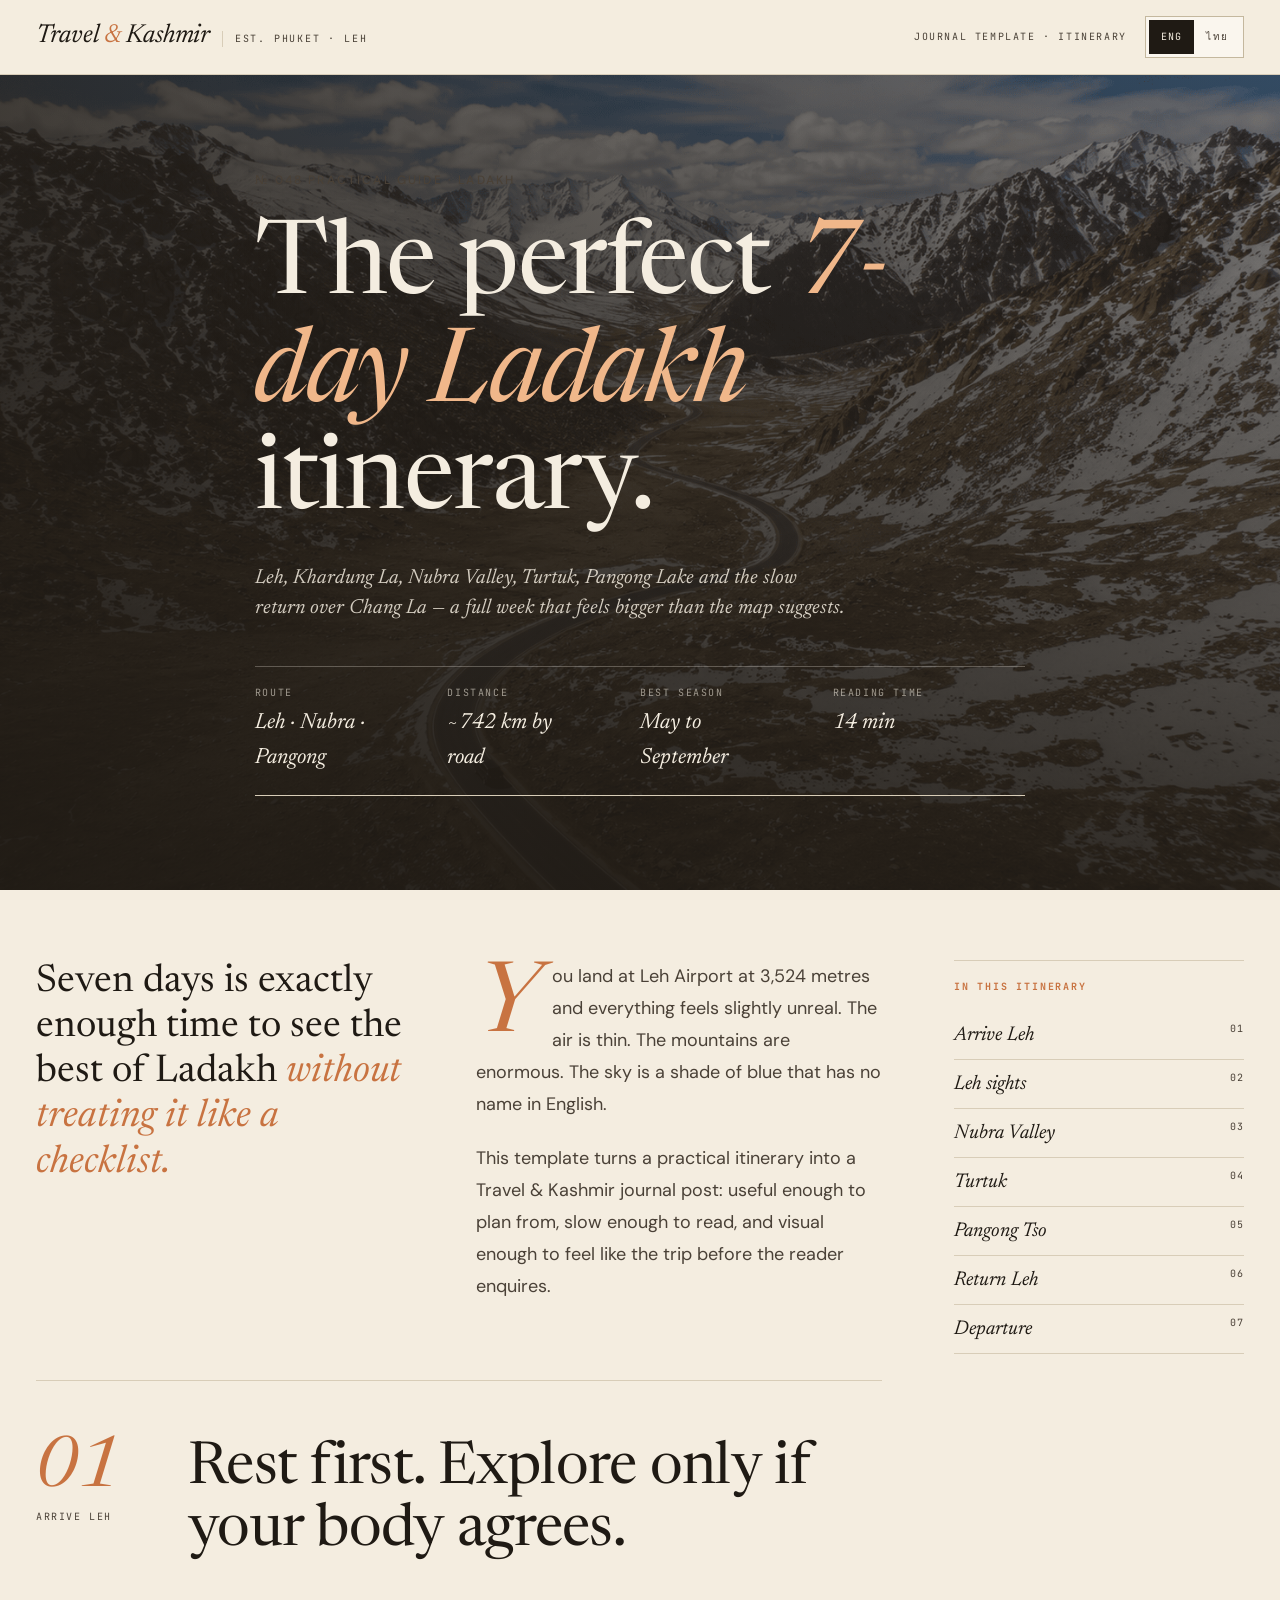
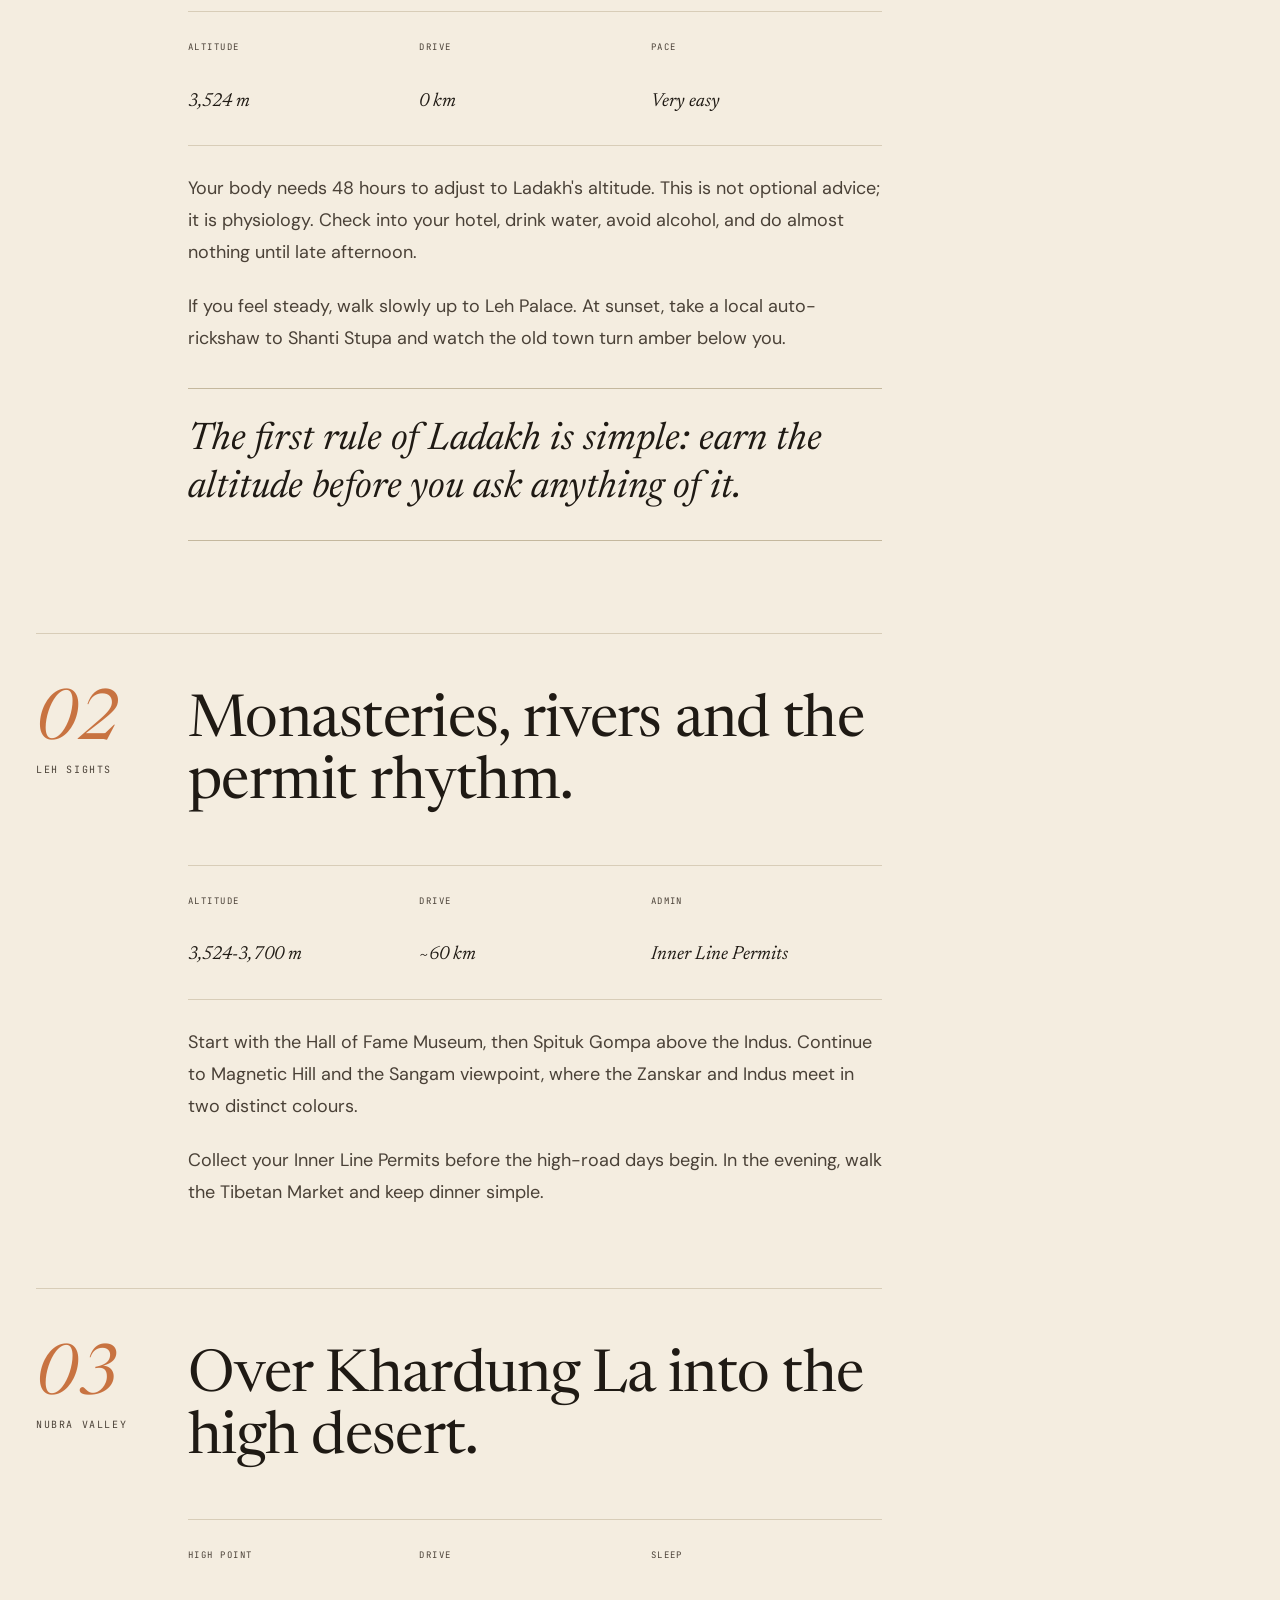
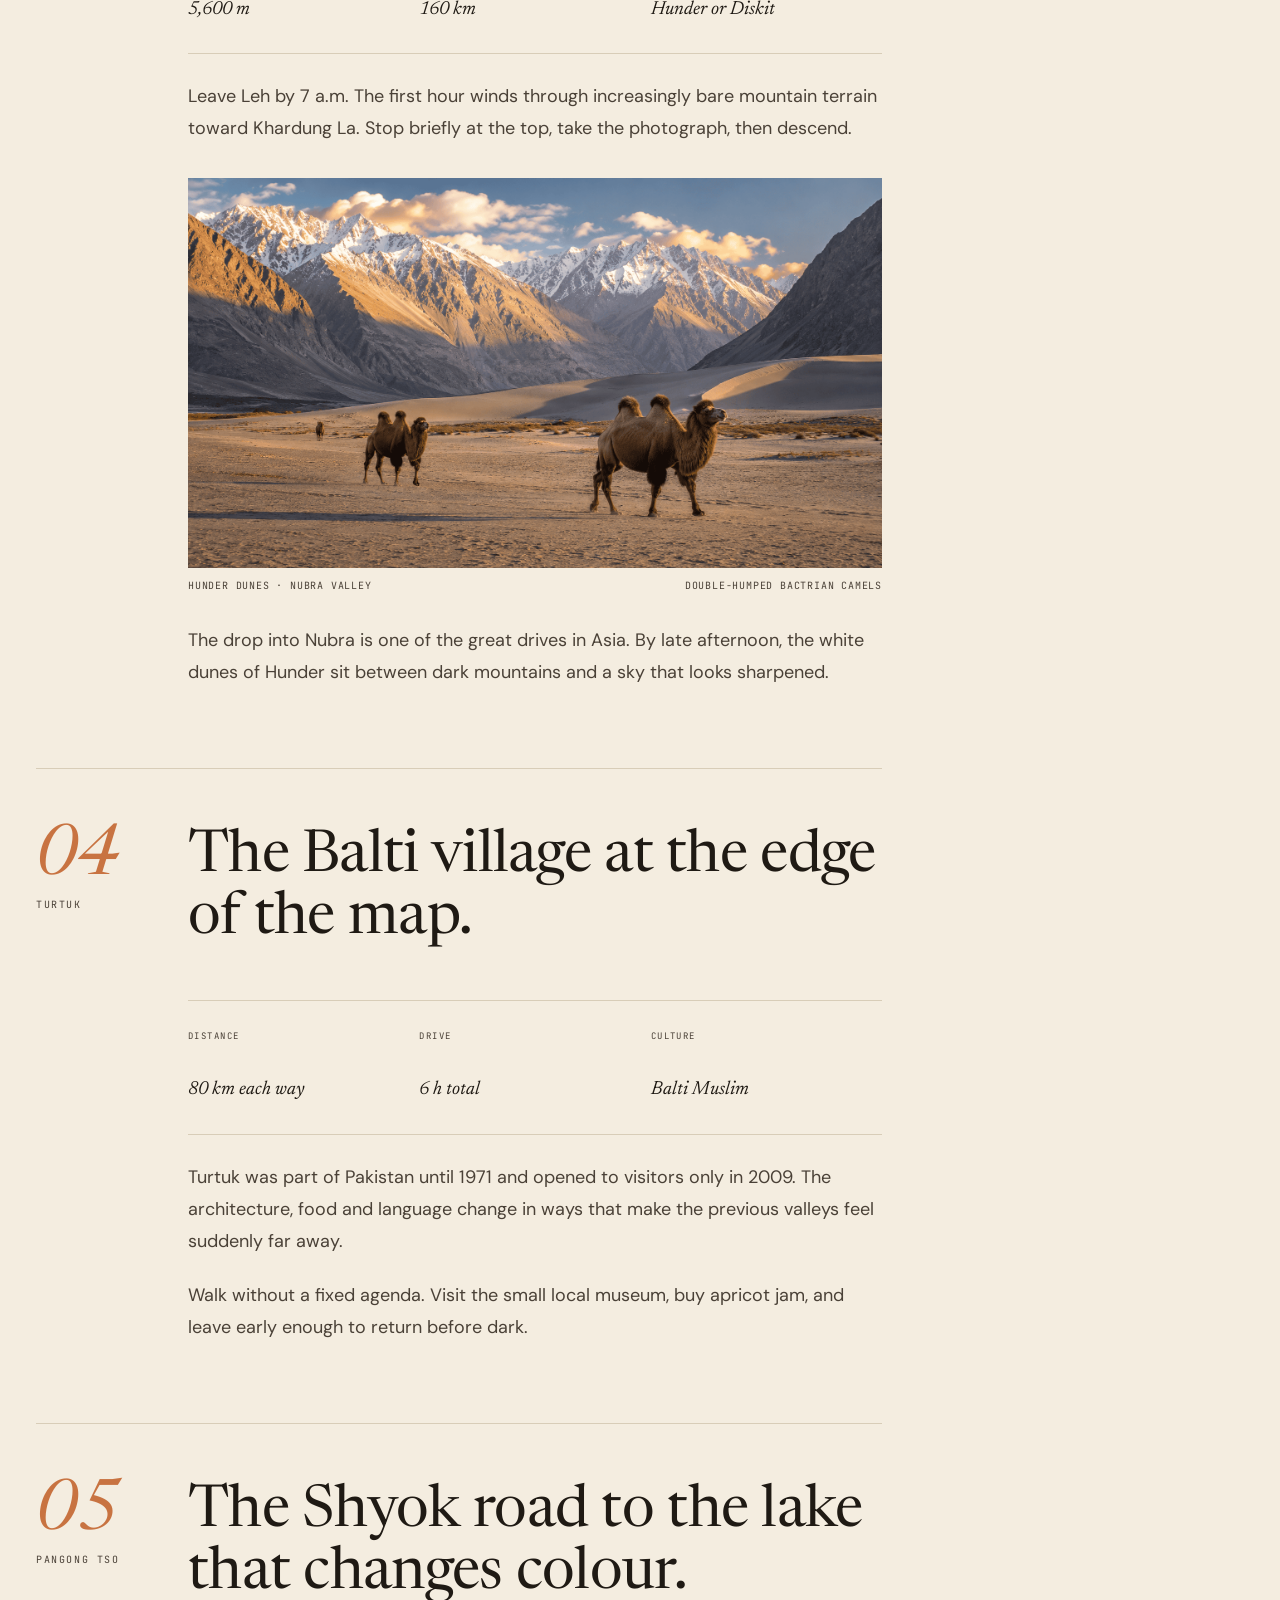
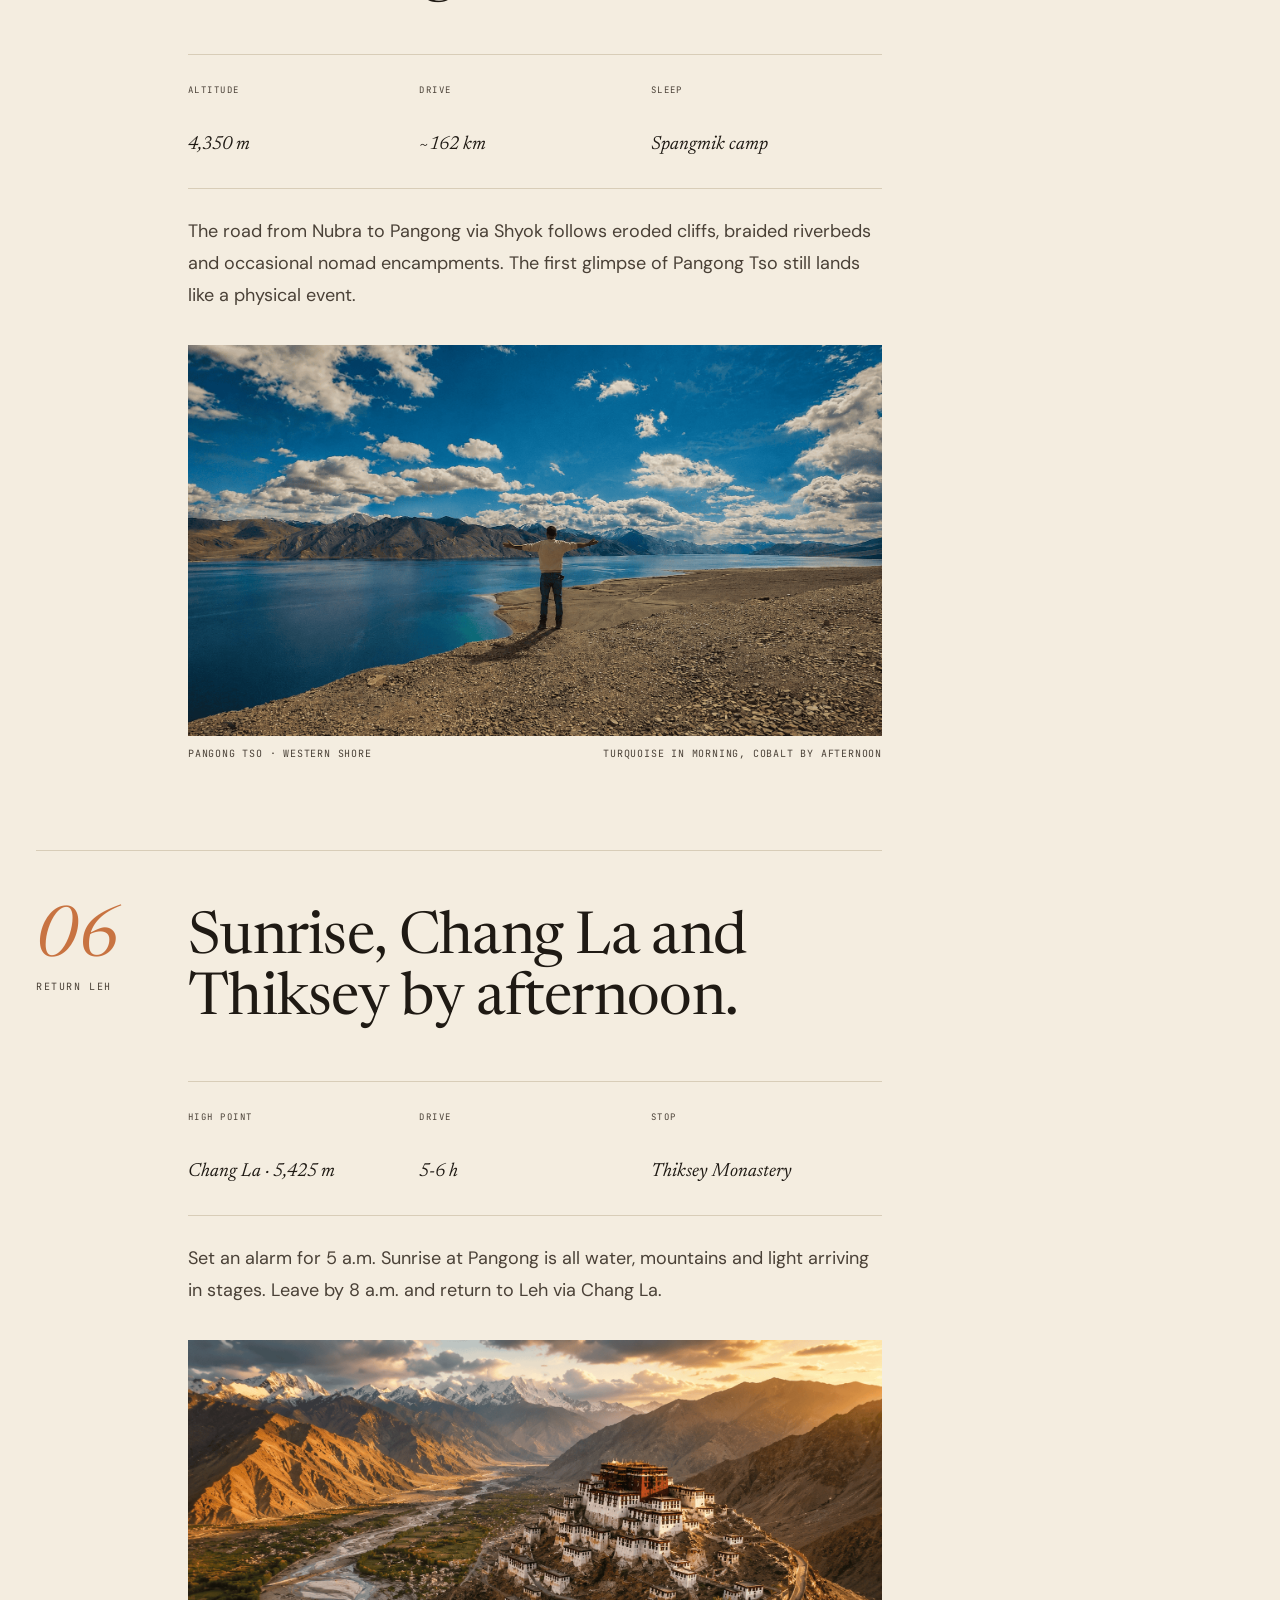
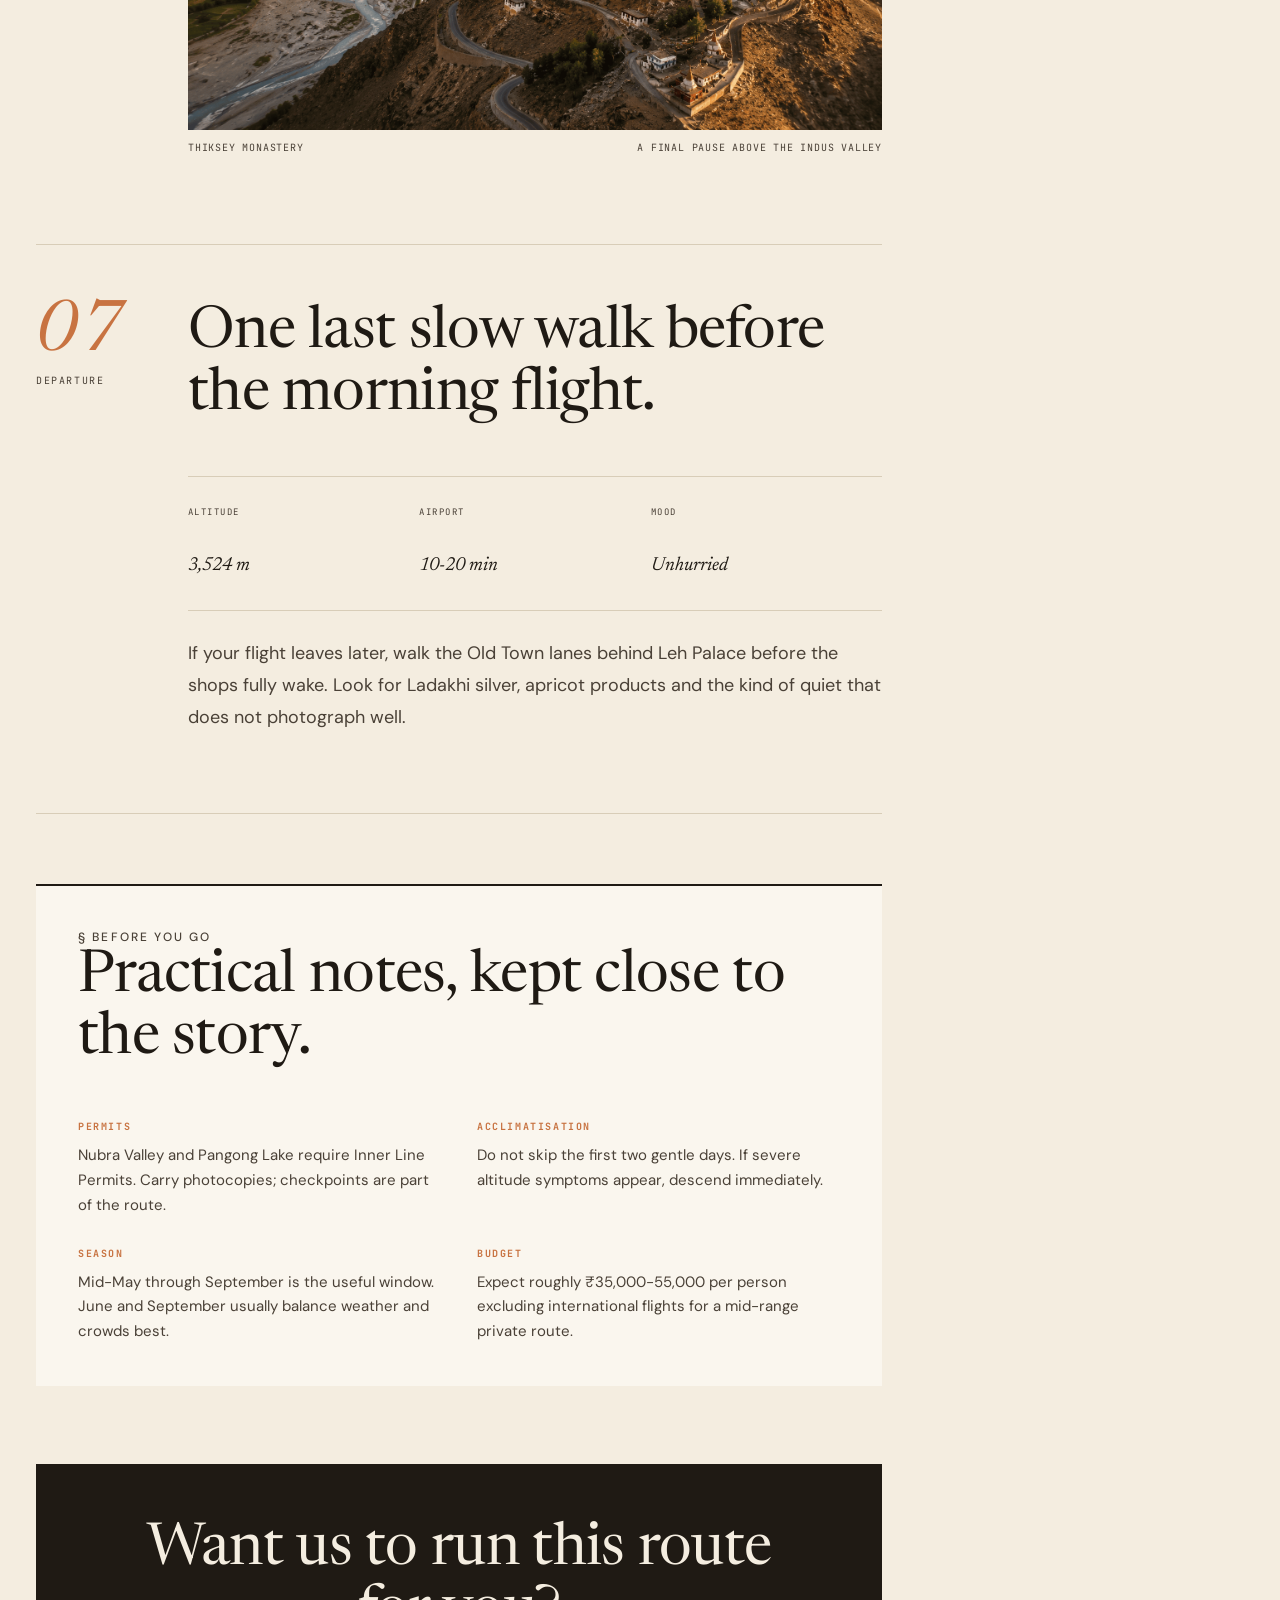
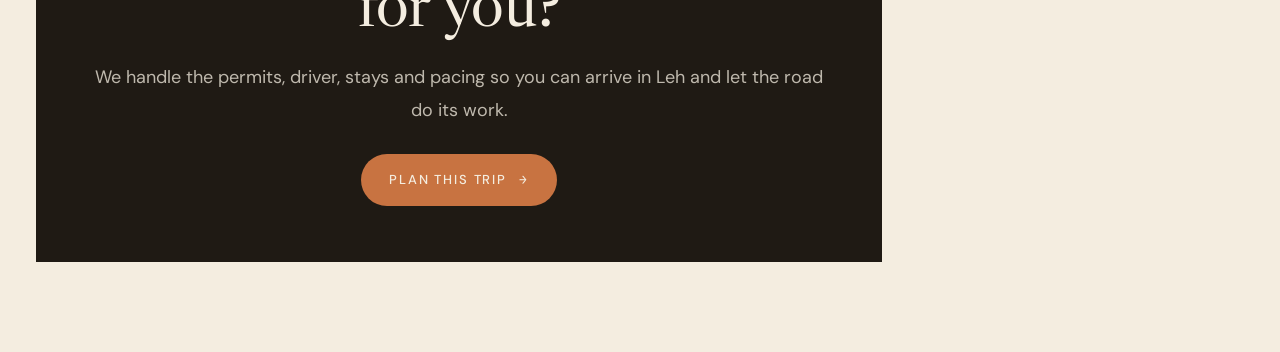
<file: blog-post-template.html>
<!doctype html>
<html lang="en" data-type="a">
<head>
<meta charset="utf-8" />
<meta name="viewport" content="width=device-width,initial-scale=1" />
<title>7-Day Ladakh Itinerary — Blog Template Mockup</title>
<meta name="description" content="A Travel & Kashmir editorial blog post template mockup for a 7-day Ladakh itinerary." />
<link rel="preconnect" href="https://fonts.googleapis.com" />
<link rel="preconnect" href="https://fonts.gstatic.com" crossorigin />
<link href="https://fonts.googleapis.com/css2?family=Newsreader:ital,opsz,wght@0,6..72,300;0,6..72,400;0,6..72,500;1,6..72,300;1,6..72,400&family=DM+Sans:wght@400;500;600&family=JetBrains+Mono:wght@400;500&display=swap" rel="stylesheet" />
<link rel="stylesheet" href="styles.css" />
<style>
  body.blog-template { background: var(--cream); }
  .blog-top {
    position: sticky;
    top: 0;
    z-index: 20;
    background: rgba(244,237,224,0.94);
    border-bottom: 1px solid var(--rule);
    -webkit-backdrop-filter: blur(10px) saturate(140%);
    backdrop-filter: blur(10px) saturate(140%);
  }
  .blog-top .inner {
    display: flex;
    justify-content: space-between;
    align-items: center;
    gap: 24px;
    padding: 16px 36px;
  }
  .blog-top .section {
    font-family: var(--mono);
    font-size: 10px;
    letter-spacing: 0.16em;
    text-transform: uppercase;
    color: var(--ink-2);
  }
  .blog-actions {
    display: flex;
    align-items: center;
    gap: 18px;
  }
  .lang-toggle {
    display: inline-flex;
    padding: 3px;
    border: 1px solid var(--rule-2);
    background: var(--paper);
  }
  .lang-toggle button {
    border: 0;
    min-width: 44px;
    min-height: 34px;
    padding: 0 12px;
    background: transparent;
    color: var(--ink-2);
    font-family: var(--mono);
    font-size: 10px;
    letter-spacing: 0.12em;
    text-transform: uppercase;
    cursor: pointer;
  }
  .lang-toggle button.is-active {
    background: var(--ink);
    color: var(--cream);
  }
  .blog-hero {
    position: relative;
    min-height: 82vh;
    display: flex;
    align-items: flex-end;
    overflow: hidden;
    background: var(--ink);
  }
  .blog-hero img {
    position: absolute;
    inset: 0;
    width: 100%;
    height: 100%;
    object-fit: cover;
    opacity: 0.84;
  }
  .blog-hero .scrim {
    position: absolute;
    inset: 0;
    background:
      linear-gradient(to bottom, rgba(31,26,20,0.3), rgba(31,26,20,0.86)),
      linear-gradient(to right, rgba(31,26,20,0.72), rgba(31,26,20,0.08));
  }
  .blog-hero .copy {
    position: relative;
    color: var(--cream);
    padding: 96px 0 58px;
  }
  .blog-hero h1 {
    max-width: 12.6ch;
    margin: 26px 0 24px;
    color: var(--cream);
    font-size: clamp(54px, 8vw, 124px);
  }
  .blog-hero h1 em { color: #f0b78a; }
  .blog-hero .lede {
    max-width: 54ch;
    color: rgba(244,237,224,0.84);
  }
  .blog-hero .hero-meta {
    display: flex;
    flex-wrap: wrap;
    gap: 0;
    border-top: 1px solid rgba(244,237,224,0.28);
    margin-top: 42px;
    padding-top: 18px;
    max-width: 900px;
  }
  .blog-hero .hero-meta div {
    flex: 1 1 160px;
    padding-right: 24px;
  }
  .blog-hero .hero-meta .l {
    font-family: var(--mono);
    font-size: 10px;
    letter-spacing: 0.16em;
    text-transform: uppercase;
    color: rgba(244,237,224,0.58);
  }
  .blog-hero .hero-meta .v {
    margin-top: 5px;
    font-family: var(--display);
    font-style: italic;
    font-size: 22px;
    color: var(--cream);
  }
  .blog-shell {
    display: grid;
    grid-template-columns: minmax(0, 1fr) 290px;
    gap: 72px;
    align-items: start;
    padding-top: 70px;
  }
  .blog-article {
    min-width: 0;
  }
  .blog-sidebar {
    position: sticky;
    top: 92px;
    border-top: 1px solid var(--rule);
    padding-top: 18px;
  }
  .blog-sidebar h3 {
    margin: 0 0 16px;
    font-family: var(--mono);
    font-size: 10px;
    letter-spacing: 0.18em;
    text-transform: uppercase;
    color: var(--terracotta);
  }
  .blog-sidebar a {
    display: flex;
    justify-content: space-between;
    gap: 16px;
    padding: 12px 0;
    border-bottom: 1px solid var(--rule);
    text-decoration: none;
    color: var(--ink);
    font-family: var(--display);
    font-style: italic;
    font-size: 20px;
    line-height: 1.2;
  }
  .blog-sidebar a span {
    flex: 0 0 auto;
    font-family: var(--mono);
    font-style: normal;
    font-size: 10px;
    letter-spacing: 0.12em;
    color: var(--ink-2);
  }
  .blog-intro {
    display: grid;
    grid-template-columns: 1fr 1.05fr;
    gap: 54px;
    align-items: start;
    padding-bottom: 56px;
    border-bottom: 1px solid var(--rule);
  }
  .blog-intro .standfirst {
    font-family: var(--display);
    font-size: clamp(28px, 3vw, 42px);
    line-height: 1.18;
    color: var(--ink);
  }
  .blog-intro .standfirst em {
    color: var(--terracotta);
  }
  .blog-day {
    display: grid;
    grid-template-columns: 116px minmax(0, 1fr);
    gap: 36px;
    padding: 58px 0;
    border-bottom: 1px solid var(--rule);
  }
  .blog-day .num {
    font-family: var(--display);
    font-style: italic;
    font-size: 70px;
    line-height: 0.9;
    color: var(--terracotta);
  }
  .blog-day .num span {
    display: block;
    margin-top: 10px;
    font-family: var(--mono);
    font-style: normal;
    font-size: 10px;
    letter-spacing: 0.16em;
    text-transform: uppercase;
    color: var(--ink-2);
  }
  .blog-day h2 {
    margin-top: 0;
  }
  .blog-facts {
    display: flex;
    flex-wrap: wrap;
    gap: 0;
    margin: 22px 0 26px;
    border-top: 1px solid var(--rule);
    border-bottom: 1px solid var(--rule);
  }
  .blog-facts div {
    flex: 1 1 170px;
    padding: 14px 18px 14px 0;
  }
  .blog-facts .l {
    font-family: var(--mono);
    font-size: 9px;
    letter-spacing: 0.16em;
    text-transform: uppercase;
    color: var(--ink-2);
  }
  .blog-facts .v {
    margin-top: 4px;
    font-family: var(--display);
    font-style: italic;
    font-size: 19px;
    color: var(--ink);
  }
  .blog-article p {
    font-size: 18px;
    line-height: 1.78;
    color: var(--ink-2);
    margin: 0 0 22px;
    max-width: 66ch;
  }
  .blog-article figure {
    margin: 34px 0 30px;
  }
  .blog-article figure img {
    width: 100%;
    aspect-ratio: 16/9;
    object-fit: cover;
    background: var(--cream-2);
  }
  .blog-article figcaption {
    display: flex;
    justify-content: space-between;
    gap: 18px;
    padding-top: 10px;
    font-family: var(--mono);
    font-size: 10px;
    letter-spacing: 0.08em;
    text-transform: uppercase;
    color: var(--ink-2);
  }
  .blog-callout {
    margin: 34px 0;
    padding: 28px 0;
    border-top: 1px solid var(--rule-2);
    border-bottom: 1px solid var(--rule-2);
    font-family: var(--display);
    font-style: italic;
    font-size: clamp(25px, 3vw, 38px);
    line-height: 1.25;
    color: var(--ink);
  }
  .blog-notes {
    margin: 70px 0;
    padding: 42px;
    background: var(--paper);
    border-top: 2px solid var(--ink);
  }
  .blog-notes h2 {
    margin-top: 0;
  }
  .blog-note-grid {
    display: grid;
    grid-template-columns: repeat(2, 1fr);
    gap: 28px 36px;
    margin-top: 30px;
  }
  .blog-note h4 {
    margin: 0 0 8px;
    font-family: var(--mono);
    font-size: 10px;
    letter-spacing: 0.16em;
    text-transform: uppercase;
    color: var(--terracotta);
  }
  .blog-note p {
    margin: 0;
    font-size: 15px;
    line-height: 1.65;
  }
  .blog-cta {
    margin: 78px 0 90px;
    padding: 56px;
    background: var(--ink);
    color: var(--cream);
    text-align: center;
  }
  .blog-cta h2 {
    color: var(--cream);
    margin: 0 auto 18px;
    max-width: 18ch;
  }
  .blog-cta p {
    color: rgba(244,237,224,0.75);
    margin: 0 auto 28px;
  }
  .blog-cta .btn {
    background: var(--terracotta);
  }
  html[lang="th"] .blog-hero h1 {
    max-width: 13ch;
    font-size: clamp(46px, 7vw, 96px);
    line-height: 1.04;
  }
  html[lang="th"] .blog-intro .standfirst,
  html[lang="th"] .blog-callout {
    line-height: 1.32;
  }
  html[lang="th"] .blog-day h2 {
    line-height: 1.14;
  }
  @media (max-width: 980px) {
    .blog-shell,
    .blog-intro {
      grid-template-columns: 1fr;
      gap: 34px;
    }
    .blog-sidebar {
      position: static;
      order: -1;
    }
    .blog-sidebar nav {
      display: grid;
      grid-template-columns: repeat(2, 1fr);
      gap: 0 20px;
    }
  }
  @media (max-width: 680px) {
    .blog-top .inner {
      padding: 14px 22px;
    }
    .blog-top .section {
      display: none;
    }
    .blog-hero {
      min-height: 78vh;
    }
    .blog-hero .copy {
      padding: 72px 0 42px;
    }
    .blog-hero h1 {
      font-size: clamp(46px, 15vw, 64px);
    }
    .blog-shell {
      padding-top: 42px;
    }
    .blog-day {
      grid-template-columns: 1fr;
      gap: 18px;
      padding: 44px 0;
    }
    .blog-day .num {
      font-size: 54px;
    }
    .blog-sidebar nav,
    .blog-note-grid {
      grid-template-columns: 1fr;
    }
    .blog-notes,
    .blog-cta {
      padding: 30px 22px;
      margin-left: -22px;
      margin-right: -22px;
    }
    .blog-article figcaption {
      flex-direction: column;
      gap: 4px;
    }
    html[lang="th"] .blog-hero h1 {
      font-size: clamp(42px, 12.5vw, 58px);
    }
  }
</style>
</head>
<body class="blog-template">
  <header class="blog-top">
    <div class="inner">
      <a class="brand" href="travel-kashmir.html">
        <span class="mark">Travel <span class="amp">&amp;</span> Kashmir</span>
        <span class="tag">est. Phuket · Leh</span>
      </a>
      <div class="blog-actions">
        <div class="section">Journal template · itinerary</div>
        <div class="lang-toggle" aria-label="Language">
          <button type="button" class="is-active" data-lang="en" aria-pressed="true">Eng</button>
          <button type="button" data-lang="th" aria-pressed="false">ไทย</button>
        </div>
      </div>
    </div>
  </header>

  <section class="blog-hero">
    <img src="uploads/img-01.png" alt="Road through the high mountains of Ladakh" />
    <div class="scrim"></div>
    <div class="copy wrap">
      <div class="eyebrow"><span class="num">№ 048</span> Practical Guide · Ladakh</div>
      <h1 class="display">The perfect <em>7-day Ladakh</em> itinerary.</h1>
      <div class="lede">Leh, Khardung La, Nubra Valley, Turtuk, Pangong Lake and the slow return over Chang La — a full week that feels bigger than the map suggests.</div>
      <div class="hero-meta">
        <div><div class="l">Route</div><div class="v">Leh · Nubra · Pangong</div></div>
        <div><div class="l">Distance</div><div class="v">~742 km by road</div></div>
        <div><div class="l">Best season</div><div class="v">May to September</div></div>
        <div><div class="l">Reading time</div><div class="v">14 min</div></div>
      </div>
    </div>
  </section>

  <main class="wrap blog-shell">
    <article class="blog-article">
      <section class="blog-intro">
        <div class="standfirst">Seven days is exactly enough time to see the best of Ladakh <em>without treating it like a checklist.</em></div>
        <div>
          <p class="dropcap">You land at Leh Airport at 3,524 metres and everything feels slightly unreal. The air is thin. The mountains are enormous. The sky is a shade of blue that has no name in English.</p>
          <p>This template turns a practical itinerary into a Travel & Kashmir journal post: useful enough to plan from, slow enough to read, and visual enough to feel like the trip before the reader enquires.</p>
        </div>
      </section>

      <section id="day-1" class="blog-day">
        <div class="num">01<span>Arrive Leh</span></div>
        <div>
          <h2 class="display">Rest first. Explore only if your body agrees.</h2>
          <div class="blog-facts">
            <div><div class="l">Altitude</div><div class="v">3,524 m</div></div>
            <div><div class="l">Drive</div><div class="v">0 km</div></div>
            <div><div class="l">Pace</div><div class="v">Very easy</div></div>
          </div>
          <p>Your body needs 48 hours to adjust to Ladakh's altitude. This is not optional advice; it is physiology. Check into your hotel, drink water, avoid alcohol, and do almost nothing until late afternoon.</p>
          <p>If you feel steady, walk slowly up to Leh Palace. At sunset, take a local auto-rickshaw to Shanti Stupa and watch the old town turn amber below you.</p>
          <div class="blog-callout">The first rule of Ladakh is simple: earn the altitude before you ask anything of it.</div>
        </div>
      </section>

      <section id="day-2" class="blog-day">
        <div class="num">02<span>Leh sights</span></div>
        <div>
          <h2 class="display">Monasteries, rivers and the permit rhythm.</h2>
          <div class="blog-facts">
            <div><div class="l">Altitude</div><div class="v">3,524-3,700 m</div></div>
            <div><div class="l">Drive</div><div class="v">~60 km</div></div>
            <div><div class="l">Admin</div><div class="v">Inner Line Permits</div></div>
          </div>
          <p>Start with the Hall of Fame Museum, then Spituk Gompa above the Indus. Continue to Magnetic Hill and the Sangam viewpoint, where the Zanskar and Indus meet in two distinct colours.</p>
          <p>Collect your Inner Line Permits before the high-road days begin. In the evening, walk the Tibetan Market and keep dinner simple.</p>
        </div>
      </section>

      <section id="day-3" class="blog-day">
        <div class="num">03<span>Nubra Valley</span></div>
        <div>
          <h2 class="display">Over Khardung La into the high desert.</h2>
          <div class="blog-facts">
            <div><div class="l">High point</div><div class="v">5,600 m</div></div>
            <div><div class="l">Drive</div><div class="v">160 km</div></div>
            <div><div class="l">Sleep</div><div class="v">Hunder or Diskit</div></div>
          </div>
          <p>Leave Leh by 7 a.m. The first hour winds through increasingly bare mountain terrain toward Khardung La. Stop briefly at the top, take the photograph, then descend.</p>
          <figure>
            <img src="uploads/img-13.png" alt="Bactrian camels in Nubra Valley" />
            <figcaption><span>Hunder dunes · Nubra Valley</span><span>Double-humped Bactrian camels</span></figcaption>
          </figure>
          <p>The drop into Nubra is one of the great drives in Asia. By late afternoon, the white dunes of Hunder sit between dark mountains and a sky that looks sharpened.</p>
        </div>
      </section>

      <section id="day-4" class="blog-day">
        <div class="num">04<span>Turtuk</span></div>
        <div>
          <h2 class="display">The Balti village at the edge of the map.</h2>
          <div class="blog-facts">
            <div><div class="l">Distance</div><div class="v">80 km each way</div></div>
            <div><div class="l">Drive</div><div class="v">6 h total</div></div>
            <div><div class="l">Culture</div><div class="v">Balti Muslim</div></div>
          </div>
          <p>Turtuk was part of Pakistan until 1971 and opened to visitors only in 2009. The architecture, food and language change in ways that make the previous valleys feel suddenly far away.</p>
          <p>Walk without a fixed agenda. Visit the small local museum, buy apricot jam, and leave early enough to return before dark.</p>
        </div>
      </section>

      <section id="day-5" class="blog-day">
        <div class="num">05<span>Pangong Tso</span></div>
        <div>
          <h2 class="display">The Shyok road to the lake that changes colour.</h2>
          <div class="blog-facts">
            <div><div class="l">Altitude</div><div class="v">4,350 m</div></div>
            <div><div class="l">Drive</div><div class="v">~162 km</div></div>
            <div><div class="l">Sleep</div><div class="v">Spangmik camp</div></div>
          </div>
          <p>The road from Nubra to Pangong via Shyok follows eroded cliffs, braided riverbeds and occasional nomad encampments. The first glimpse of Pangong Tso still lands like a physical event.</p>
          <figure>
            <img src="uploads/img-04.png" alt="Pangong Lake in Ladakh" />
            <figcaption><span>Pangong Tso · western shore</span><span>Turquoise in morning, cobalt by afternoon</span></figcaption>
          </figure>
        </div>
      </section>

      <section id="day-6" class="blog-day">
        <div class="num">06<span>Return Leh</span></div>
        <div>
          <h2 class="display">Sunrise, Chang La and Thiksey by afternoon.</h2>
          <div class="blog-facts">
            <div><div class="l">High point</div><div class="v">Chang La · 5,425 m</div></div>
            <div><div class="l">Drive</div><div class="v">5-6 h</div></div>
            <div><div class="l">Stop</div><div class="v">Thiksey Monastery</div></div>
          </div>
          <p>Set an alarm for 5 a.m. Sunrise at Pangong is all water, mountains and light arriving in stages. Leave by 8 a.m. and return to Leh via Chang La.</p>
          <figure>
            <img src="uploads/img-07.png" alt="Thiksey Monastery at golden hour" />
            <figcaption><span>Thiksey Monastery</span><span>A final pause above the Indus Valley</span></figcaption>
          </figure>
        </div>
      </section>

      <section id="day-7" class="blog-day">
        <div class="num">07<span>Departure</span></div>
        <div>
          <h2 class="display">One last slow walk before the morning flight.</h2>
          <div class="blog-facts">
            <div><div class="l">Altitude</div><div class="v">3,524 m</div></div>
            <div><div class="l">Airport</div><div class="v">10-20 min</div></div>
            <div><div class="l">Mood</div><div class="v">Unhurried</div></div>
          </div>
          <p>If your flight leaves later, walk the Old Town lanes behind Leh Palace before the shops fully wake. Look for Ladakhi silver, apricot products and the kind of quiet that does not photograph well.</p>
        </div>
      </section>

      <section class="blog-notes">
        <div class="eyebrow"><span class="num">§</span> Before you go</div>
        <h2 class="display">Practical notes, kept close to the story.</h2>
        <div class="blog-note-grid">
          <div class="blog-note"><h4>Permits</h4><p>Nubra Valley and Pangong Lake require Inner Line Permits. Carry photocopies; checkpoints are part of the route.</p></div>
          <div class="blog-note"><h4>Acclimatisation</h4><p>Do not skip the first two gentle days. If severe altitude symptoms appear, descend immediately.</p></div>
          <div class="blog-note"><h4>Season</h4><p>Mid-May through September is the useful window. June and September usually balance weather and crowds best.</p></div>
          <div class="blog-note"><h4>Budget</h4><p>Expect roughly ₹35,000-55,000 per person excluding international flights for a mid-range private route.</p></div>
        </div>
      </section>

      <section class="blog-cta">
        <h2 class="display">Want us to run this route for you?</h2>
        <p>We handle the permits, driver, stays and pacing so you can arrive in Leh and let the road do its work.</p>
        <a class="btn" href="mailto:hello@travelkashmir.co">Plan this trip <span class="arrow">→</span></a>
      </section>
    </article>

    <aside class="blog-sidebar">
      <h3>In this itinerary</h3>
      <nav>
        <a href="#day-1">Arrive Leh <span>01</span></a>
        <a href="#day-2">Leh sights <span>02</span></a>
        <a href="#day-3">Nubra Valley <span>03</span></a>
        <a href="#day-4">Turtuk <span>04</span></a>
        <a href="#day-5">Pangong Tso <span>05</span></a>
        <a href="#day-6">Return Leh <span>06</span></a>
        <a href="#day-7">Departure <span>07</span></a>
      </nav>
    </aside>
  </main>
  <script>
    const articleCopy = {
      en: {
        pageTitle: "7-Day Ladakh Itinerary — Blog Template Mockup",
        section: "Journal template · itinerary",
        eyebrow: "№ 048 Practical Guide · Ladakh",
        title: "The perfect <em>7-day Ladakh</em> itinerary.",
        lede: "Leh, Khardung La, Nubra Valley, Turtuk, Pangong Lake and the slow return over Chang La — a full week that feels bigger than the map suggests.",
        meta: [
          ["Route", "Leh · Nubra · Pangong"],
          ["Distance", "~742 km by road"],
          ["Best season", "May to September"],
          ["Reading time", "14 min"]
        ],
        standfirst: "Seven days is exactly enough time to see the best of Ladakh <em>without treating it like a checklist.</em>",
        intro: [
          "You land at Leh Airport at 3,524 metres and everything feels slightly unreal. The air is thin. The mountains are enormous. The sky is a shade of blue that has no name in English.",
          "This template turns a practical itinerary into a Travel & Kashmir journal post: useful enough to plan from, slow enough to read, and visual enough to feel like the trip before the reader enquires."
        ],
        days: [
          {
            nav: "Arrive Leh",
            title: "Rest first. Explore only if your body agrees.",
            facts: [["Altitude", "3,524 m"], ["Drive", "0 km"], ["Pace", "Very easy"]],
            body: [
              "Your body needs 48 hours to adjust to Ladakh's altitude. This is not optional advice; it is physiology. Check into your hotel, drink water, avoid alcohol, and do almost nothing until late afternoon.",
              "If you feel steady, walk slowly up to Leh Palace. At sunset, take a local auto-rickshaw to Shanti Stupa and watch the old town turn amber below you."
            ],
            callout: "The first rule of Ladakh is simple: earn the altitude before you ask anything of it."
          },
          {
            nav: "Leh sights",
            title: "Monasteries, rivers and the permit rhythm.",
            facts: [["Altitude", "3,524-3,700 m"], ["Drive", "~60 km"], ["Admin", "Inner Line Permits"]],
            body: [
              "Start with the Hall of Fame Museum, then Spituk Gompa above the Indus. Continue to Magnetic Hill and the Sangam viewpoint, where the Zanskar and Indus meet in two distinct colours.",
              "Collect your Inner Line Permits before the high-road days begin. In the evening, walk the Tibetan Market and keep dinner simple."
            ]
          },
          {
            nav: "Nubra Valley",
            title: "Over Khardung La into the high desert.",
            facts: [["High point", "5,600 m"], ["Drive", "160 km"], ["Sleep", "Hunder or Diskit"]],
            body: [
              "Leave Leh by 7 a.m. The first hour winds through increasingly bare mountain terrain toward Khardung La. Stop briefly at the top, take the photograph, then descend.",
              "The drop into Nubra is one of the great drives in Asia. By late afternoon, the white dunes of Hunder sit between dark mountains and a sky that looks sharpened."
            ],
            caption: ["Hunder dunes · Nubra Valley", "Double-humped Bactrian camels"]
          },
          {
            nav: "Turtuk",
            title: "The Balti village at the edge of the map.",
            facts: [["Distance", "80 km each way"], ["Drive", "6 h total"], ["Culture", "Balti Muslim"]],
            body: [
              "Turtuk was part of Pakistan until 1971 and opened to visitors only in 2009. The architecture, food and language change in ways that make the previous valleys feel suddenly far away.",
              "Walk without a fixed agenda. Visit the small local museum, buy apricot jam, and leave early enough to return before dark."
            ]
          },
          {
            nav: "Pangong Tso",
            title: "The Shyok road to the lake that changes colour.",
            facts: [["Altitude", "4,350 m"], ["Drive", "~162 km"], ["Sleep", "Spangmik camp"]],
            body: [
              "The road from Nubra to Pangong via Shyok follows eroded cliffs, braided riverbeds and occasional nomad encampments. The first glimpse of Pangong Tso still lands like a physical event."
            ],
            caption: ["Pangong Tso · western shore", "Turquoise in morning, cobalt by afternoon"]
          },
          {
            nav: "Return Leh",
            title: "Sunrise, Chang La and Thiksey by afternoon.",
            facts: [["High point", "Chang La · 5,425 m"], ["Drive", "5-6 h"], ["Stop", "Thiksey Monastery"]],
            body: [
              "Set an alarm for 5 a.m. Sunrise at Pangong is all water, mountains and light arriving in stages. Leave by 8 a.m. and return to Leh via Chang La."
            ],
            caption: ["Thiksey Monastery", "A final pause above the Indus Valley"]
          },
          {
            nav: "Departure",
            title: "One last slow walk before the morning flight.",
            facts: [["Altitude", "3,524 m"], ["Airport", "10-20 min"], ["Mood", "Unhurried"]],
            body: [
              "If your flight leaves later, walk the Old Town lanes behind Leh Palace before the shops fully wake. Look for Ladakhi silver, apricot products and the kind of quiet that does not photograph well."
            ]
          }
        ],
        notesEyebrow: "§ Before you go",
        notesTitle: "Practical notes, kept close to the story.",
        notes: [
          ["Permits", "Nubra Valley and Pangong Lake require Inner Line Permits. Carry photocopies; checkpoints are part of the route."],
          ["Acclimatisation", "Do not skip the first two gentle days. If severe altitude symptoms appear, descend immediately."],
          ["Season", "Mid-May through September is the useful window. June and September usually balance weather and crowds best."],
          ["Budget", "Expect roughly ₹35,000-55,000 per person excluding international flights for a mid-range private route."]
        ],
        ctaTitle: "Want us to run this route for you?",
        ctaBody: "We handle the permits, driver, stays and pacing so you can arrive in Leh and let the road do its work.",
        ctaButton: "Plan this trip",
        sidebarTitle: "In this itinerary"
      },
      th: {
        pageTitle: "แผนเที่ยวลาดักห์ 7 วัน — ตัวอย่างหน้า Blog",
        section: "ตัวอย่างบทความ · แผนเที่ยว",
        eyebrow: "№ 048 คู่มือเดินทาง · ลาดักห์",
        title: "แผนเที่ยว<em>ลาดักห์ 7 วัน</em>ที่ลงตัว",
        lede: "เลห์ คาร์ดุงลา นูบร้าวัลเลย์ ทูร์ทุค ทะเลสาบแพงกอง และเส้นทางกลับผ่านชางลา หนึ่งสัปดาห์ที่รู้สึกยิ่งใหญ่กว่าแผนที่บอกไว้",
        meta: [
          ["เส้นทาง", "เลห์ · นูบร้า · แพงกอง"],
          ["ระยะทาง", "ประมาณ 742 กม."],
          ["ฤดูกาลที่เหมาะ", "พฤษภาคมถึงกันยายน"],
          ["เวลาอ่าน", "14 นาที"]
        ],
        standfirst: "เจ็ดวันคือเวลาที่พอดีสำหรับเห็นส่วนที่ดีที่สุดของลาดักห์ <em>โดยไม่ต้องเที่ยวแบบเช็กลิสต์</em>",
        intro: [
          "คุณลงเครื่องที่สนามบินเลห์บนความสูง 3,524 เมตร แล้วทุกอย่างจะรู้สึกเหนือจริงเล็กน้อย อากาศเบาบาง ภูเขาใหญ่โต และท้องฟ้าเป็นสีน้ำเงินที่หาในภาษาอังกฤษได้ยาก",
          "เทมเพลตนี้เปลี่ยนแผนเที่ยวที่ใช้งานได้จริงให้เป็นบทความสไตล์ Travel & Kashmir มีข้อมูลพอให้วางแผน อ่านได้ช้า และมีภาพพอให้รู้สึกถึงทริปก่อนส่งคำถามเข้ามา"
        ],
        days: [
          {
            nav: "ถึงเลห์",
            title: "พักก่อน แล้วค่อยออกไปเมื่อร่างกายพร้อม",
            facts: [["ความสูง", "3,524 ม."], ["ขับรถ", "0 กม."], ["จังหวะ", "เบามาก"]],
            body: [
              "ร่างกายต้องใช้เวลาประมาณ 48 ชั่วโมงในการปรับตัวกับความสูงของลาดักห์ นี่ไม่ใช่คำแนะนำเล่น ๆ แต่เป็นเรื่องของสรีรวิทยา เช็กอิน ดื่มน้ำ งดแอลกอฮอล์ และแทบไม่ต้องทำอะไรจนถึงบ่ายแก่ ๆ",
              "ถ้ารู้สึกไหว ค่อยเดินช้า ๆ ขึ้นไปที่ Leh Palace ช่วงพระอาทิตย์ตกให้นั่งรถท้องถิ่นไป Shanti Stupa แล้วมองเมืองเก่าเปลี่ยนเป็นสีทอง"
            ],
            callout: "กฎข้อแรกของลาดักห์ง่ายมาก: ให้ร่างกายชินกับความสูงก่อน แล้วค่อยขออะไรจากมัน"
          },
          {
            nav: "เที่ยวในเลห์",
            title: "วัด แม่น้ำ และจังหวะของการทำใบอนุญาต",
            facts: [["ความสูง", "3,524-3,700 ม."], ["ขับรถ", "ประมาณ 60 กม."], ["เอกสาร", "Inner Line Permit"]],
            body: [
              "เริ่มที่ Hall of Fame Museum ต่อด้วย Spituk Gompa เหนือแม่น้ำสินธุ จากนั้นไป Magnetic Hill และจุดชมวิว Sangam ที่แม่น้ำ Zanskar กับ Indus มาบรรจบกันเป็นสองสี",
              "จัดการ Inner Line Permit ก่อนเริ่มวันที่ต้องข้ามถนนสูง ตอนเย็นเดินตลาดทิเบต แล้วกินมื้อเย็นแบบเรียบง่าย"
            ]
          },
          {
            nav: "นูบร้าวัลเลย์",
            title: "ข้ามคาร์ดุงลาเข้าสู่ทะเลทรายบนที่สูง",
            facts: [["จุดสูงสุด", "5,600 ม."], ["ขับรถ", "160 กม."], ["พัก", "ฮุนเดอร์หรือดิสกิต"]],
            body: [
              "ออกจากเลห์ประมาณ 7 โมงเช้า ชั่วโมงแรกถนนจะค่อย ๆ ไต่ผ่านภูเขาแห้งแล้งสู่คาร์ดุงลา แวะถ่ายรูปสั้น ๆ ที่ยอด แล้วรีบลงต่อ",
              "ทางลงสู่นูบร้าเป็นหนึ่งในเส้นทางขับรถที่ยิ่งใหญ่ที่สุดในเอเชีย ช่วงบ่ายแก่ ๆ เนินทรายขาวของฮุนเดอร์จะวางตัวอยู่ระหว่างภูเขามืดและท้องฟ้าที่คมชัด"
            ],
            caption: ["เนินทรายฮุนเดอร์ · นูบร้าวัลเลย์", "อูฐแบกเตรียนสองหนอก"]
          },
          {
            nav: "ทูร์ทุค",
            title: "หมู่บ้านบัลติที่ปลายขอบแผนที่",
            facts: [["ระยะทาง", "80 กม. ต่อเที่ยว"], ["ขับรถ", "รวมประมาณ 6 ชม."], ["วัฒนธรรม", "มุสลิมบัลติ"]],
            body: [
              "ทูร์ทุคเคยเป็นส่วนหนึ่งของปากีสถานจนถึงปี 1971 และเพิ่งเปิดให้นักท่องเที่ยวเข้าในปี 2009 สถาปัตยกรรม อาหาร และภาษาที่นี่เปลี่ยนไปจนทำให้หุบเขาก่อนหน้ารู้สึกไกลออกไปทันที",
              "เดินแบบไม่ต้องมีแผนแน่นเกินไป แวะพิพิธภัณฑ์เล็ก ๆ ซื้อแยมแอปริคอต และออกกลับให้ทันก่อนมืด"
            ]
          },
          {
            nav: "แพงกองโซ",
            title: "ถนนชยกสู่ทะเลสาบที่เปลี่ยนสีได้",
            facts: [["ความสูง", "4,350 ม."], ["ขับรถ", "ประมาณ 162 กม."], ["พัก", "แคมป์สแปงมิก"]],
            body: [
              "ถนนจากนูบร้าไปแพงกองผ่านชยกวิ่งเลียบหน้าผากัดเซาะ ลำน้ำแตกแขนง และแคมป์ชนเผ่าเร่ร่อนเป็นระยะ ภาพแรกของ Pangong Tso มักกระแทกความรู้สึกเหมือนเหตุการณ์จริง ๆ"
            ],
            caption: ["Pangong Tso · ฝั่งตะวันตก", "เช้าเป็นเทอร์ควอยซ์ บ่ายกลายเป็นน้ำเงินเข้ม"]
          },
          {
            nav: "กลับเลห์",
            title: "พระอาทิตย์ขึ้น ชางลา และทิกเซย์ในช่วงบ่าย",
            facts: [["จุดสูงสุด", "ชางลา · 5,425 ม."], ["ขับรถ", "5-6 ชม."], ["จุดแวะ", "วัดทิกเซย์"]],
            body: [
              "ตั้งนาฬิกาปลุกตีห้า แสงเช้าที่แพงกองคือภาพของน้ำ ภูเขา และแสงที่ค่อย ๆ เดินทางมาถึง ออกเดินทางประมาณ 8 โมง แล้วกลับเลห์ผ่านชางลา"
            ],
            caption: ["วัดทิกเซย์", "จุดพักครั้งสุดท้ายเหนือหุบเขาอินดัส"]
          },
          {
            nav: "เดินทางกลับ",
            title: "เดินช้า ๆ อีกครั้งก่อนบินเช้า",
            facts: [["ความสูง", "3,524 ม."], ["สนามบิน", "10-20 นาที"], ["อารมณ์", "ไม่เร่งรีบ"]],
            body: [
              "ถ้าเที่ยวบินออกสาย เดินตรอกเมืองเก่าหลัง Leh Palace ก่อนร้านค้าเปิดเต็มที่ มองหาเครื่องเงินลาดักห์ ผลิตภัณฑ์แอปริคอต และความเงียบแบบที่ถ่ายรูปเก็บได้ไม่หมด"
            ]
          }
        ],
        notesEyebrow: "§ ก่อนเดินทาง",
        notesTitle: "ข้อมูลสำคัญที่ยังอยู่ใกล้กับเรื่องเล่า",
        notes: [
          ["ใบอนุญาต", "นูบร้าวัลเลย์และทะเลสาบแพงกองต้องใช้ Inner Line Permit ควรพกสำเนาไว้หลายชุด เพราะมีด่านตรวจระหว่างทาง"],
          ["การปรับตัว", "อย่าข้ามสองวันแรกที่ควรเดินทางเบา ๆ หากมีอาการแพ้ความสูงรุนแรง ให้ลงจากที่สูงทันที"],
          ["ฤดูกาล", "ช่วงกลางพฤษภาคมถึงกันยายนเหมาะที่สุด โดยมิถุนายนและกันยายนมักสมดุลระหว่างอากาศและจำนวนนักท่องเที่ยว"],
          ["งบประมาณ", "ทริปส่วนตัวระดับกลางมักอยู่ราว ₹35,000-55,000 ต่อคน ไม่รวมเที่ยวบินระหว่างประเทศ"]
        ],
        ctaTitle: "อยากให้เราจัดเส้นทางนี้ให้ไหม?",
        ctaBody: "เราดูแลใบอนุญาต คนขับ ที่พัก และจังหวะการเดินทาง เพื่อให้คุณมาถึงเลห์แล้วปล่อยให้ถนนทำหน้าที่ของมัน",
        ctaButton: "วางแผนทริปนี้",
        sidebarTitle: "ในแผนเที่ยวนี้"
      }
    };

    const langButtons = document.querySelectorAll("[data-lang]");
    let currentLang = "en";

    function setPair(container, pair) {
      const label = container.querySelector(".l");
      const value = container.querySelector(".v");
      if (label) label.textContent = pair[0];
      if (value) value.textContent = pair[1];
    }

    function renderArticle() {
      const data = articleCopy[currentLang];
      document.documentElement.lang = currentLang;
      document.title = data.pageTitle;
      document.querySelector(".blog-top .section").textContent = data.section;
      document.querySelector(".blog-hero .eyebrow").textContent = data.eyebrow;
      document.querySelector(".blog-hero h1").innerHTML = data.title;
      document.querySelector(".blog-hero .lede").textContent = data.lede;
      document.querySelectorAll(".hero-meta > div").forEach((item, index) => setPair(item, data.meta[index]));
      document.querySelector(".blog-intro .standfirst").innerHTML = data.standfirst;
      document.querySelectorAll(".blog-intro p").forEach((item, index) => {
        item.textContent = data.intro[index];
      });

      document.querySelectorAll(".blog-day").forEach((section, index) => {
        const day = data.days[index];
        section.querySelector(".num span").textContent = day.nav;
        section.querySelector("h2").textContent = day.title;
        section.querySelectorAll(".blog-facts > div").forEach((item, factIndex) => setPair(item, day.facts[factIndex]));
        section.querySelectorAll(":scope > div:last-child > p").forEach((item, bodyIndex) => {
          item.textContent = day.body[bodyIndex];
        });
        const callout = section.querySelector(".blog-callout");
        if (callout && day.callout) callout.textContent = day.callout;
        const caption = section.querySelector("figcaption");
        if (caption && day.caption) {
          caption.querySelectorAll("span").forEach((item, captionIndex) => {
            item.textContent = day.caption[captionIndex];
          });
        }
      });

      document.querySelector(".blog-notes .eyebrow").textContent = data.notesEyebrow;
      document.querySelector(".blog-notes h2").textContent = data.notesTitle;
      document.querySelectorAll(".blog-note").forEach((note, index) => {
        note.querySelector("h4").textContent = data.notes[index][0];
        note.querySelector("p").textContent = data.notes[index][1];
      });
      document.querySelector(".blog-cta h2").textContent = data.ctaTitle;
      document.querySelector(".blog-cta p").textContent = data.ctaBody;
      document.querySelector(".blog-cta .btn").innerHTML = `${data.ctaButton} <span class="arrow">→</span>`;
      document.querySelector(".blog-sidebar h3").textContent = data.sidebarTitle;
      document.querySelectorAll(".blog-sidebar a").forEach((link, index) => {
        const number = link.querySelector("span").outerHTML;
        link.innerHTML = `${data.days[index].nav} ${number}`;
      });

      langButtons.forEach((button) => {
        const isActive = button.dataset.lang === currentLang;
        button.classList.toggle("is-active", isActive);
        button.setAttribute("aria-pressed", String(isActive));
      });
    }

    langButtons.forEach((button) => {
      button.addEventListener("click", () => {
        currentLang = button.dataset.lang;
        renderArticle();
      });
    });

    renderArticle();
  </script>
</body>
</html>
</file>
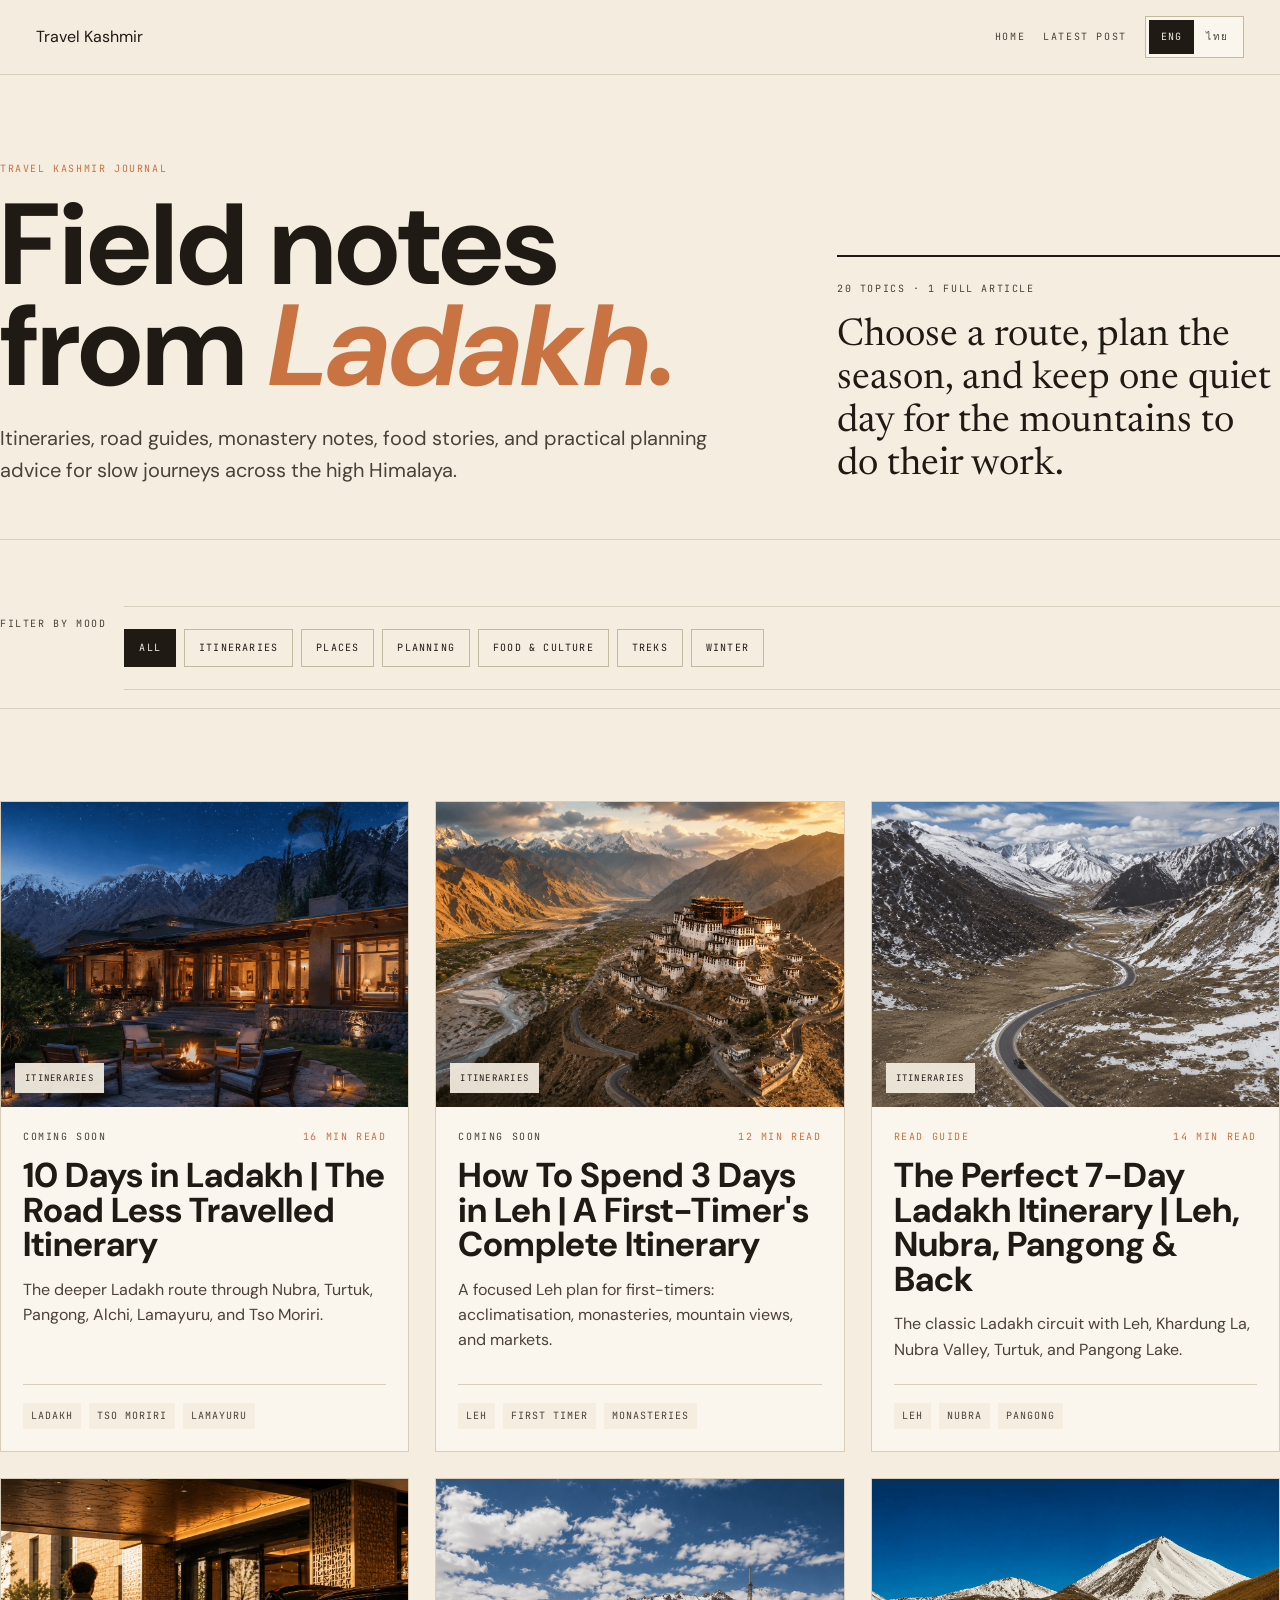
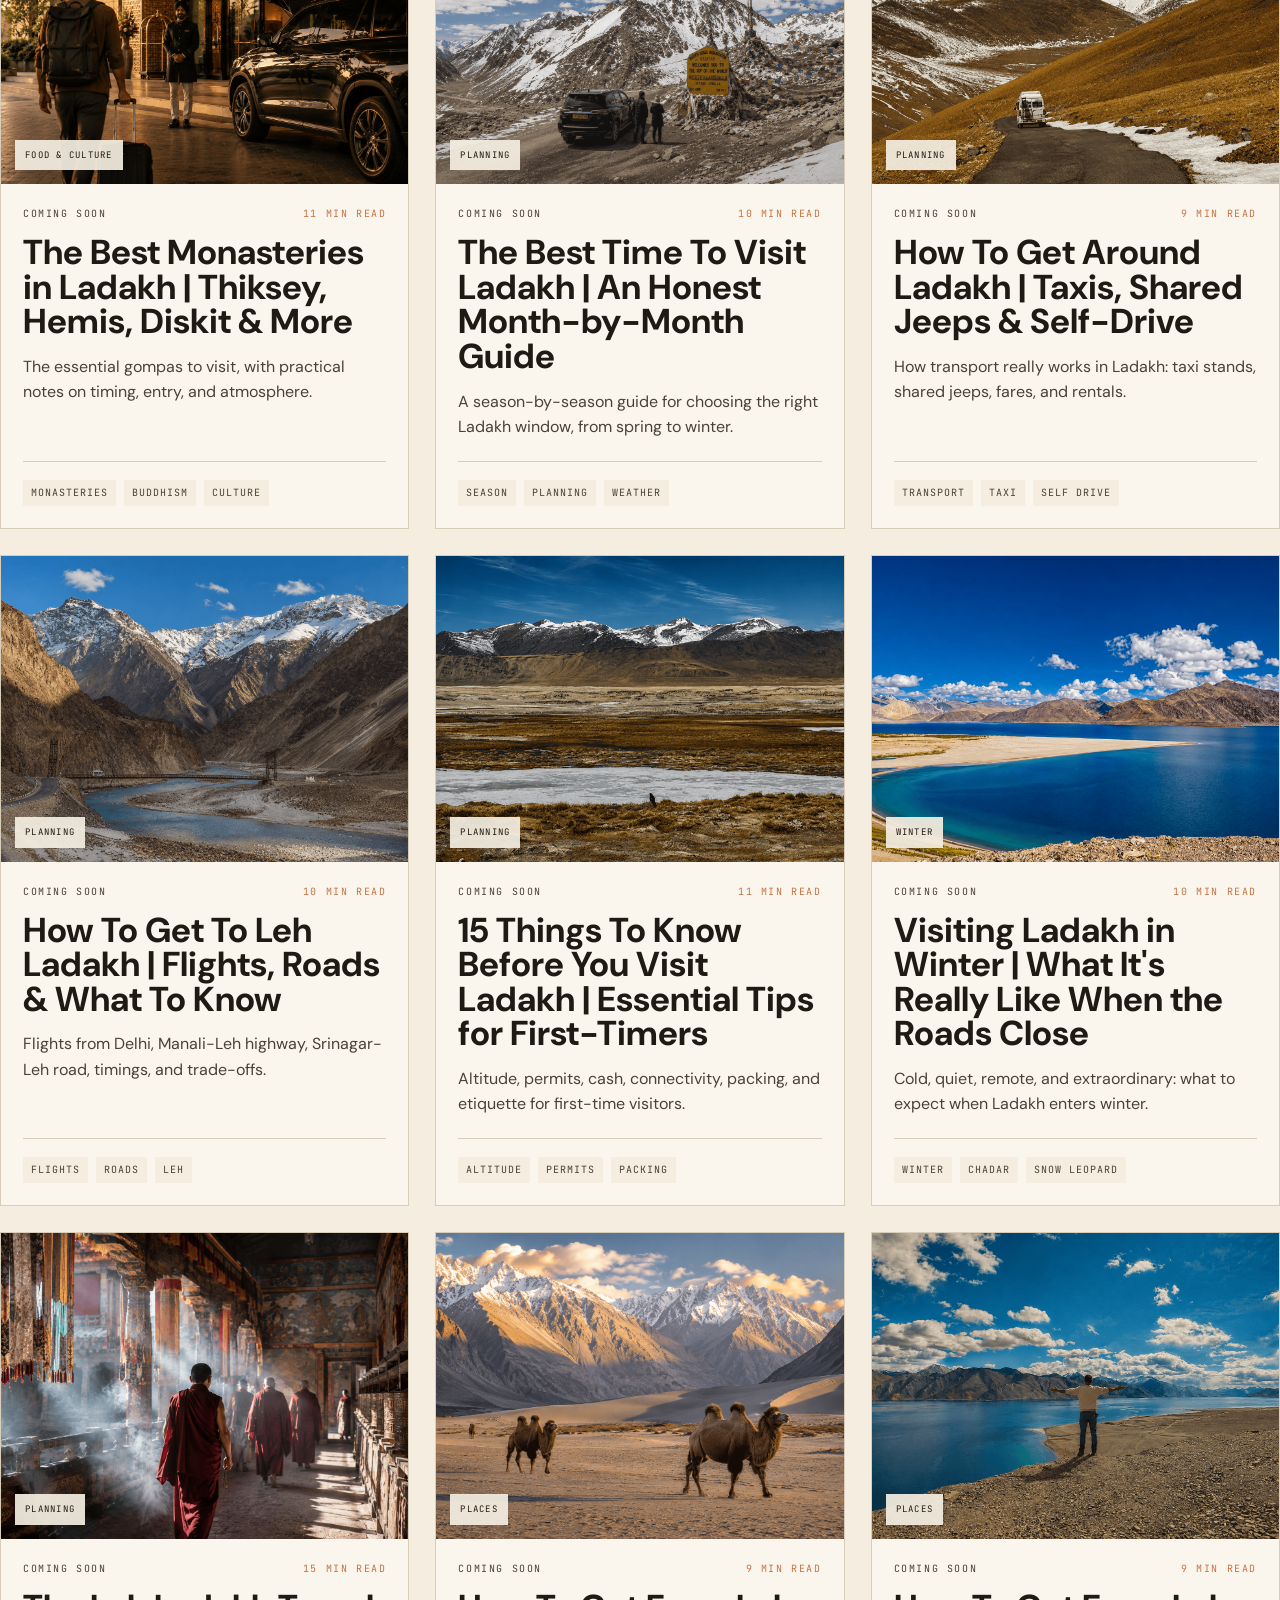
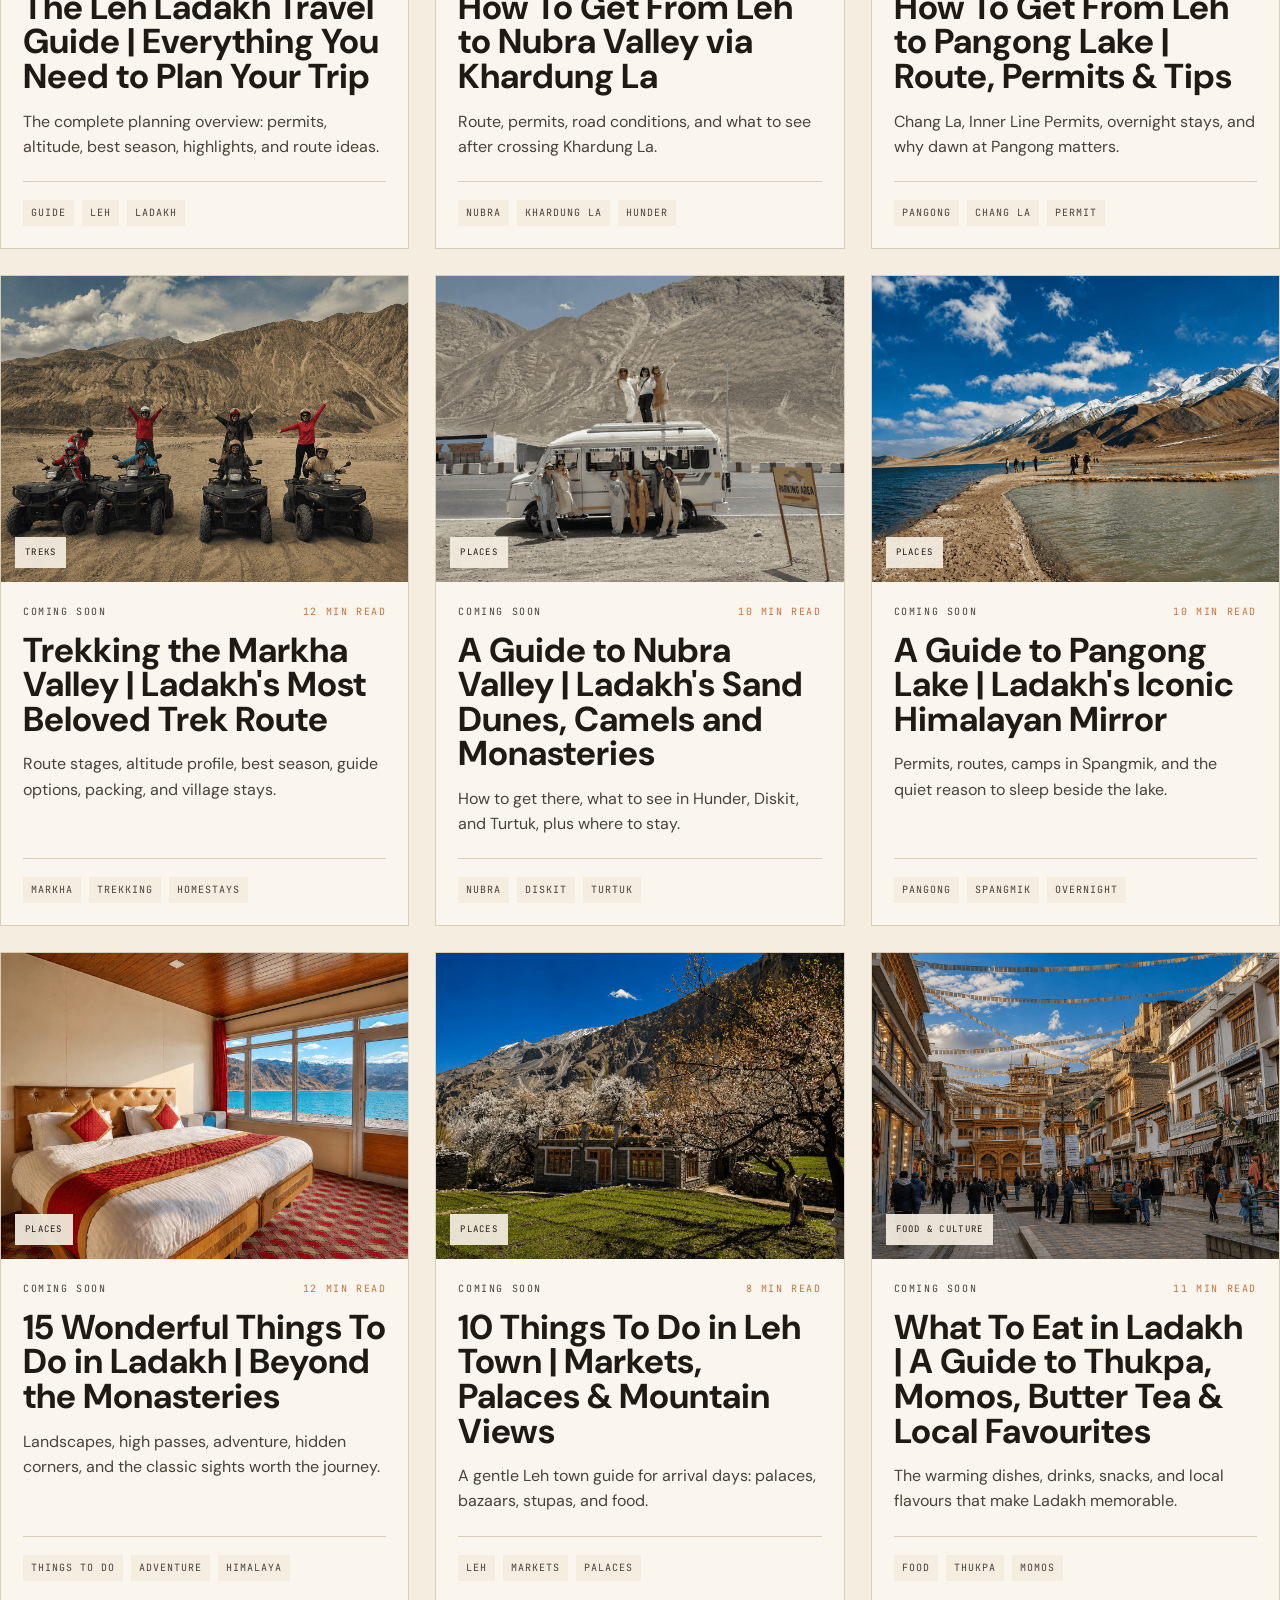
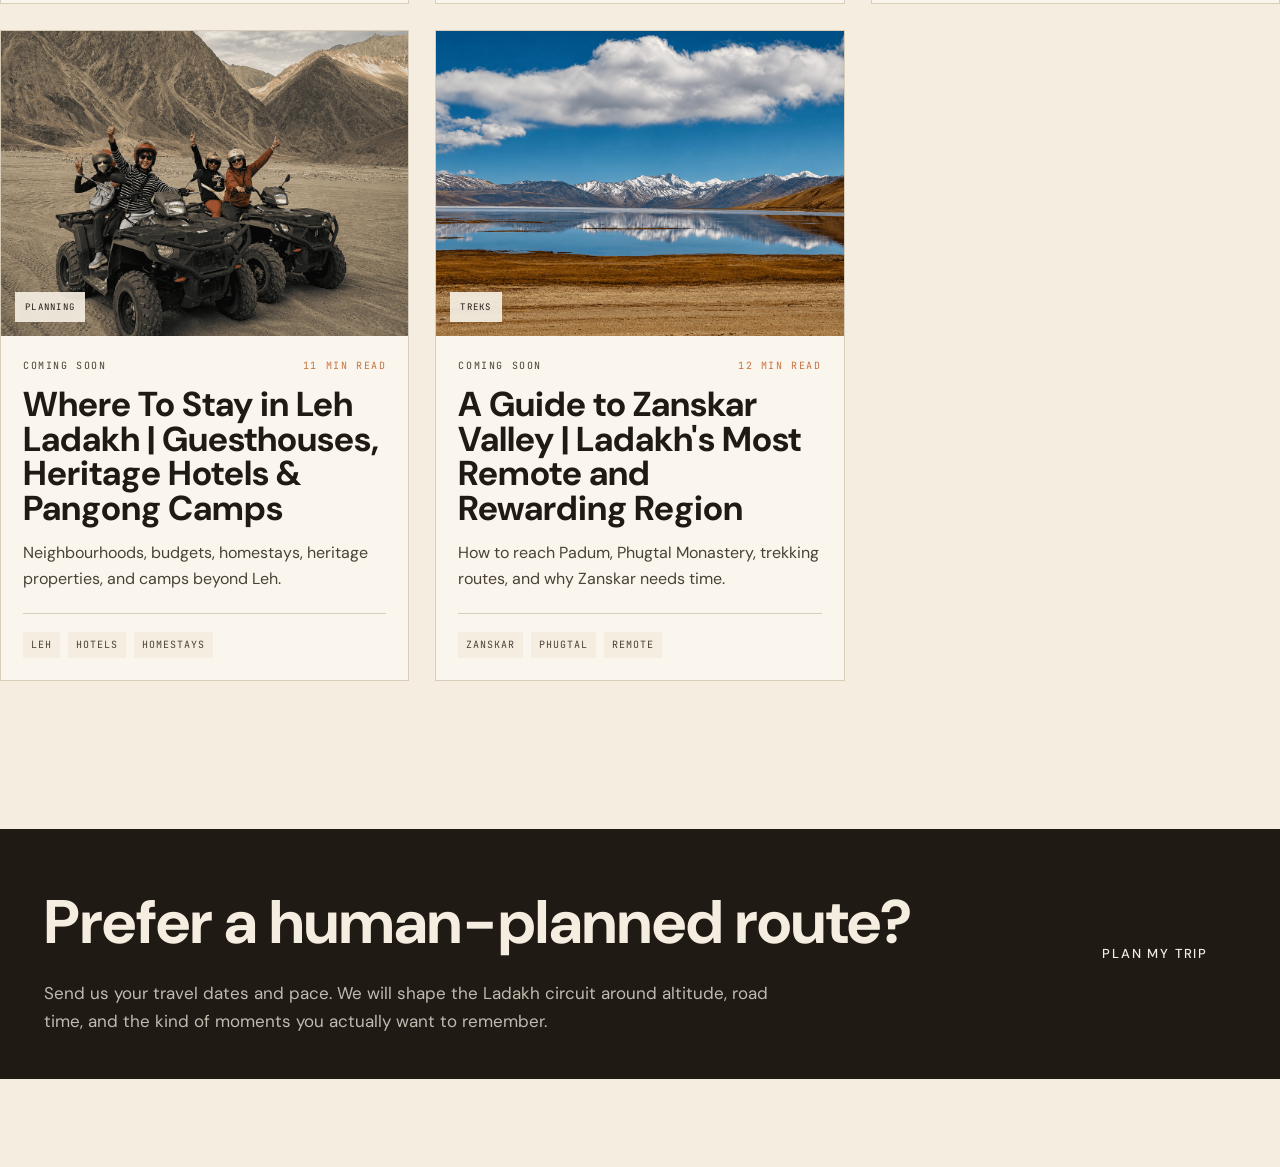
<file: blog.html>
<!doctype html>
<html lang="en" data-type="a">
<head>
<meta charset="utf-8" />
<meta name="viewport" content="width=device-width,initial-scale=1" />
<title>Travel Kashmir Journal — Blog Archive</title>
<meta name="description" content="Browse Travel Kashmir's Ladakh travel guides, itineraries, planning notes, food stories, and trekking articles." />
<link rel="preconnect" href="https://fonts.googleapis.com" />
<link rel="preconnect" href="https://fonts.gstatic.com" crossorigin />
<link href="https://fonts.googleapis.com/css2?family=Newsreader:ital,opsz,wght@0,6..72,300;0,6..72,400;0,6..72,500;1,6..72,300;1,6..72,400&family=DM+Sans:wght@400;500;600&family=JetBrains+Mono:wght@400;500&display=swap" rel="stylesheet" />
<link rel="stylesheet" href="styles.css" />
<style>
  body.blog-archive { background: var(--cream); }
  .archive-top {
    position: sticky;
    top: 0;
    z-index: 30;
    background: rgba(244,237,224,0.94);
    border-bottom: 1px solid var(--rule);
    -webkit-backdrop-filter: blur(10px) saturate(140%);
    backdrop-filter: blur(10px) saturate(140%);
  }
  .archive-top .inner {
    display: flex;
    align-items: center;
    justify-content: space-between;
    gap: 22px;
    padding: 16px 36px;
  }
  .archive-top .brand {
    text-decoration: none;
    color: var(--ink);
  }
  .archive-nav {
    display: flex;
    align-items: center;
    gap: 18px;
  }
  .archive-nav a {
    font-family: var(--mono);
    font-size: 10px;
    letter-spacing: 0.16em;
    text-transform: uppercase;
    text-decoration: none;
    color: var(--ink-2);
  }
  .lang-toggle {
    display: inline-flex;
    padding: 3px;
    border: 1px solid var(--rule-2);
    background: var(--paper);
  }
  .lang-toggle button {
    border: 0;
    min-width: 44px;
    min-height: 34px;
    padding: 0 12px;
    background: transparent;
    color: var(--ink-2);
    font-family: var(--mono);
    font-size: 10px;
    letter-spacing: 0.12em;
    text-transform: uppercase;
    cursor: pointer;
  }
  .lang-toggle button.is-active {
    background: var(--ink);
    color: var(--cream);
  }
  .archive-hero {
    padding: 86px 0 52px;
    border-bottom: 1px solid var(--rule);
  }
  .archive-hero-grid {
    display: grid;
    grid-template-columns: minmax(0, 0.95fr) minmax(320px, 0.55fr);
    gap: 72px;
    align-items: end;
  }
  .archive-kicker,
  .archive-count,
  .filter-label,
  .card-meta,
  .card-tags span,
  .empty-state {
    font-family: var(--mono);
    font-size: 10px;
    letter-spacing: 0.16em;
    text-transform: uppercase;
  }
  .archive-kicker {
    margin-bottom: 18px;
    color: var(--terracotta);
  }
  .archive-hero h1 {
    max-width: 9.6ch;
    margin: 0;
    font-size: clamp(62px, 9vw, 132px);
    line-height: 0.88;
  }
  .archive-hero h1 em {
    color: var(--terracotta);
  }
  .archive-lede {
    margin: 24px 0 0;
    max-width: 58ch;
    font-size: 20px;
    line-height: 1.62;
    color: var(--ink-2);
  }
  .archive-hero-aside {
    border-top: 2px solid var(--ink);
    padding-top: 24px;
  }
  .archive-count {
    color: var(--ink-2);
  }
  .archive-note {
    margin: 18px 0 0;
    font-family: var(--display);
    font-size: clamp(28px, 3vw, 42px);
    line-height: 1.12;
    color: var(--ink);
  }
  .archive-controls {
    position: sticky;
    top: 67px;
    z-index: 18;
    background: rgba(244,237,224,0.96);
    border-bottom: 1px solid var(--rule);
    -webkit-backdrop-filter: blur(10px) saturate(140%);
    backdrop-filter: blur(10px) saturate(140%);
  }
  .archive-controls .inner {
    display: grid;
    grid-template-columns: auto minmax(0, 1fr);
    gap: 18px;
    align-items: center;
    padding-top: 18px;
    padding-bottom: 18px;
  }
  .filter-label {
    color: var(--ink-2);
  }
  .filter-row {
    display: flex;
    flex-wrap: wrap;
    gap: 8px;
  }
  .filter-row::-webkit-scrollbar {
    display: none;
  }
  .filter-row button {
    border: 1px solid var(--rule-2);
    min-height: 38px;
    padding: 0 14px;
    background: transparent;
    color: var(--ink);
    font-family: var(--mono);
    font-size: 10px;
    letter-spacing: 0.12em;
    text-transform: uppercase;
    cursor: pointer;
  }
  .filter-row button.is-active {
    background: var(--ink);
    border-color: var(--ink);
    color: var(--cream);
  }
  .archive-body {
    padding: 52px 0 88px;
  }
  .post-grid {
    display: grid;
    grid-template-columns: repeat(3, minmax(0, 1fr));
    gap: 26px;
  }
  .post-card {
    display: grid;
    grid-template-rows: auto 1fr;
    min-width: 0;
    background: var(--paper);
    border: 1px solid var(--rule);
    text-decoration: none;
    color: var(--ink);
    transition: transform 180ms ease, border-color 180ms ease, box-shadow 180ms ease;
  }
  .post-card:hover,
  .post-card:focus-visible {
    transform: translateY(-4px);
    border-color: rgba(147,76,47,0.48);
    box-shadow: 0 18px 44px rgba(31,26,20,0.08);
    outline: 0;
  }
  .post-card.is-disabled {
    cursor: default;
  }
  .post-card.is-disabled:hover,
  .post-card.is-disabled:focus-visible {
    transform: none;
    border-color: var(--rule);
    box-shadow: none;
  }
  .post-card.is-disabled:hover img,
  .post-card.is-disabled:focus-visible img {
    transform: none;
  }
  .post-card figure {
    position: relative;
    margin: 0;
    overflow: hidden;
    background: var(--cream-2);
  }
  .post-card img {
    display: block;
    width: 100%;
    aspect-ratio: 4 / 3;
    object-fit: cover;
    transition: transform 300ms ease;
  }
  .post-card:hover img,
  .post-card:focus-visible img {
    transform: scale(1.035);
  }
  .post-card .pill {
    position: absolute;
    left: 14px;
    bottom: 14px;
    padding: 8px 10px;
    background: rgba(244,237,224,0.93);
    color: var(--ink);
    font-family: var(--mono);
    font-size: 9px;
    letter-spacing: 0.14em;
    text-transform: uppercase;
  }
  .post-card-body {
    display: flex;
    flex-direction: column;
    min-width: 0;
    padding: 22px;
  }
  .card-meta {
    display: flex;
    justify-content: space-between;
    gap: 14px;
    color: var(--terracotta);
  }
  .post-card h2 {
    margin: 14px 0 14px;
    font-size: clamp(28px, 2.7vw, 38px);
    line-height: 1;
  }
  .post-card p {
    margin: 0 0 22px;
    color: var(--ink-2);
    font-size: 16px;
    line-height: 1.58;
  }
  .card-tags {
    display: flex;
    flex-wrap: wrap;
    gap: 8px;
    margin-top: auto;
    padding-top: 18px;
    border-top: 1px solid var(--rule);
  }
  .card-tags span {
    display: inline-flex;
    align-items: center;
    min-height: 26px;
    padding: 0 8px;
    background: var(--cream);
    color: var(--ink-2);
    letter-spacing: 0.1em;
  }
  .card-status {
    color: var(--ink-2);
  }
  .empty-state {
    display: none;
    padding: 44px 0;
    color: var(--ink-2);
  }
  .archive-cta {
    margin-top: 48px;
    padding: 44px;
    background: var(--ink);
    color: var(--cream);
    display: grid;
    grid-template-columns: minmax(0, 1fr) auto;
    gap: 28px;
    align-items: center;
  }
  .archive-cta p {
    max-width: 62ch;
    margin: 8px 0 0;
    color: rgba(244,237,224,0.76);
    font-size: 17px;
    line-height: 1.65;
  }
  .archive-cta h2 {
    margin: 0;
    color: var(--cream);
    font-size: clamp(36px, 4.8vw, 64px);
  }
  .archive-cta .btn {
    white-space: nowrap;
    border-color: rgba(244,237,224,0.4);
    color: var(--cream);
  }
  html[lang="th"] .archive-hero h1 {
    max-width: 12ch;
    font-size: clamp(48px, 7vw, 104px);
    line-height: 1.03;
  }
  html[lang="th"] .archive-note {
    font-size: clamp(24px, 2.6vw, 36px);
    line-height: 1.28;
  }
  @media (max-width: 980px) {
    .archive-hero-grid,
    .archive-cta {
      grid-template-columns: 1fr;
    }
    .post-grid {
      grid-template-columns: repeat(2, minmax(0, 1fr));
    }
  }
  @media (max-width: 640px) {
    .archive-top .inner {
      padding: 12px 18px;
      gap: 14px;
    }
    .archive-nav {
      gap: 10px;
    }
    .archive-nav a {
      display: none;
    }
    .archive-hero {
      padding: 52px 0 34px;
    }
    .archive-hero-grid {
      gap: 36px;
    }
    .archive-hero h1 {
      font-size: clamp(58px, 18vw, 82px);
    }
    .archive-lede {
      font-size: 18px;
    }
    .archive-controls {
      position: static;
    }
    .archive-controls .inner {
      grid-template-columns: 1fr;
      gap: 12px;
      padding-top: 14px;
      padding-bottom: 14px;
    }
    .filter-row {
      flex-wrap: nowrap;
      overflow-x: auto;
      padding-bottom: 4px;
      -webkit-overflow-scrolling: touch;
      scrollbar-width: none;
    }
    .filter-row button {
      flex: 0 0 auto;
    }
    .archive-body {
      padding: 28px 0 56px;
    }
    .post-grid {
      grid-template-columns: 1fr;
      gap: 18px;
    }
    .post-card-body {
      padding: 20px;
    }
    .post-card h2 {
      font-size: 31px;
    }
    .archive-cta {
      padding: 28px 22px;
    }
    html[lang="th"] .archive-hero h1 {
      font-size: clamp(44px, 14vw, 62px);
    }
    html[lang="th"] .archive-note {
      font-size: 24px;
    }
  }
</style>
</head>
<body class="blog-archive">
<header class="archive-top">
  <div class="inner">
    <a class="brand" href="index.html" aria-label="Travel Kashmir home">Travel Kashmir</a>
    <nav class="archive-nav" aria-label="Archive navigation">
      <a href="index.html" data-i18n="navHome">Home</a>
      <a href="blog/7-day-ladakh-itinerary.html" data-i18n="navPost">Latest post</a>
      <div class="lang-toggle" aria-label="Language">
        <button type="button" class="is-active" data-lang="en" aria-pressed="true">Eng</button>
        <button type="button" data-lang="th" aria-pressed="false">ไทย</button>
      </div>
    </nav>
  </div>
</header>

<main>
  <section class="archive-hero">
    <div class="container archive-hero-grid">
      <div>
        <div class="archive-kicker" data-i18n="kicker">Travel Kashmir Journal</div>
        <h1 data-i18n-html="heroTitle">Field notes from <em>Ladakh.</em></h1>
        <p class="archive-lede" data-i18n="lede">Itineraries, road guides, monastery notes, food stories, and practical planning advice for slow journeys across the high Himalaya.</p>
      </div>
      <aside class="archive-hero-aside">
        <div class="archive-count" data-i18n="count">20 available guides</div>
        <p class="archive-note" data-i18n="note">Choose a route, plan the season, and keep one quiet day for the mountains to do their work.</p>
      </aside>
    </div>
  </section>

  <section class="archive-controls" aria-label="Blog filters">
    <div class="container inner">
      <div class="filter-label" data-i18n="filterLabel">Filter by mood</div>
      <div class="filter-row" id="filters"></div>
    </div>
  </section>

  <section class="archive-body">
    <div class="container">
      <div class="post-grid" id="postGrid"></div>
      <div class="empty-state" id="emptyState" data-i18n="empty">No guides match this filter yet.</div>
      <section class="archive-cta">
        <div>
          <h2 data-i18n="ctaTitle">Prefer a human-planned route?</h2>
          <p data-i18n="ctaBody">Send us your travel dates and pace. We will shape the Ladakh circuit around altitude, road time, and the kind of moments you actually want to remember.</p>
        </div>
        <a class="btn" href="index.html#enquire" data-i18n="ctaButton">Plan my trip</a>
      </section>
    </div>
  </section>
</main>

<script>
  const copy = {
    en: {
      navHome: "Home",
      navPost: "Latest post",
      kicker: "Travel Kashmir Journal",
      heroTitle: "Field notes from <em>Ladakh.</em>",
      lede: "Itineraries, road guides, monastery notes, food stories, and practical planning advice for slow journeys across the high Himalaya.",
      count: "20 topics · 1 full article",
      note: "Choose a route, plan the season, and keep one quiet day for the mountains to do their work.",
      filterLabel: "Filter by mood",
      empty: "No guides match this filter yet.",
      ctaTitle: "Prefer a human-planned route?",
      ctaBody: "Send us your travel dates and pace. We will shape the Ladakh circuit around altitude, road time, and the kind of moments you actually want to remember.",
      ctaButton: "Plan my trip",
      read: "Read guide",
      min: "min read",
      comingSoon: "Coming soon"
    },
    th: {
      navHome: "หน้าแรก",
      navPost: "บทความล่าสุด",
      kicker: "บันทึกเดินทาง Travel Kashmir",
      heroTitle: "เรื่องเล่าจาก <em>ลาดักห์</em>",
      lede: "รวมแผนเที่ยว เส้นทางขับรถ วัดทิเบต อาหารท้องถิ่น และคำแนะนำสำหรับการเดินทางช้า ๆ บนเทือกเขาหิมาลัย",
      count: "20 หัวข้อ · มีบทความเต็ม 1 บทความ",
      note: "เลือกเส้นทาง วางฤดูกาลให้ดี และเผื่อวันว่างหนึ่งวันให้ภูเขาได้ทำหน้าที่ของมัน",
      filterLabel: "กรองตามหัวข้อ",
      empty: "ยังไม่มีบทความในหมวดนี้",
      ctaTitle: "อยากให้เราช่วยวางแผนเส้นทางไหม?",
      ctaBody: "ส่งวันที่เดินทางและสไตล์ที่ชอบมาให้เรา เราจะช่วยจัดเส้นทางลาดักห์โดยคำนึงถึงความสูง เวลาเดินทาง และช่วงเวลาที่ควรค่าแก่การจดจำ",
      ctaButton: "ให้ช่วยวางแผน",
      read: "อ่านบทความ",
      min: "นาที",
      comingSoon: "เร็ว ๆ นี้"
    }
  };

  const filters = [
    { id: "all", en: "All", th: "ทั้งหมด" },
    { id: "itineraries", en: "Itineraries", th: "แผนเที่ยว" },
    { id: "places", en: "Places", th: "สถานที่" },
    { id: "planning", en: "Planning", th: "วางแผน" },
    { id: "culture", en: "Food & Culture", th: "อาหารและวัฒนธรรม" },
    { id: "treks", en: "Treks", th: "เดินเขา" },
    { id: "winter", en: "Winter", th: "ฤดูหนาว" }
  ];

  const posts = [
    {
      slug: "10-days-ladakh-itinerary",
      category: "itineraries",
      image: "uploads/img-02.png",
      readTime: 16,
      tags: ["ladakh", "tso moriri", "lamayuru"],
      en: {
        title: "10 Days in Ladakh | The Road Less Travelled Itinerary",
        excerpt: "The deeper Ladakh route through Nubra, Turtuk, Pangong, Alchi, Lamayuru, and Tso Moriri."
      },
      th: {
        title: "เที่ยวลาดักห์ 10 วัน | เส้นทางที่ลึกกว่าเส้นทางมาตรฐาน",
        excerpt: "เส้นทางลาดักห์แบบลึกขึ้น ผ่านนูบร้า ทูร์ทุค แพงกอง อัลชี ลามายูรู และทะเลสาบโซโมรีรี"
      }
    },
    {
      slug: "3-days-in-leh-itinerary",
      category: "itineraries",
      image: "uploads/img-07.png",
      readTime: 12,
      tags: ["leh", "first timer", "monasteries"],
      en: {
        title: "How To Spend 3 Days in Leh | A First-Timer's Complete Itinerary",
        excerpt: "A focused Leh plan for first-timers: acclimatisation, monasteries, mountain views, and markets."
      },
      th: {
        title: "เที่ยวเลห์ 3 วัน | แผนเที่ยวสำหรับครั้งแรก",
        excerpt: "แผนเที่ยวเลห์แบบไม่เร่ง สำหรับปรับตัวกับความสูง วัด วิวภูเขา และตลาดท้องถิ่น"
      }
    },
    {
      slug: "7-day-ladakh-itinerary",
      url: "blog/7-day-ladakh-itinerary.html",
      category: "itineraries",
      image: "uploads/img-01.png",
      readTime: 14,
      tags: ["leh", "nubra", "pangong"],
      en: {
        title: "The Perfect 7-Day Ladakh Itinerary | Leh, Nubra, Pangong & Back",
        excerpt: "The classic Ladakh circuit with Leh, Khardung La, Nubra Valley, Turtuk, and Pangong Lake."
      },
      th: {
        title: "แผนเที่ยวลาดักห์ 7 วันที่ลงตัว | เลห์ นูบร้า แพงกอง",
        excerpt: "เส้นทางยอดนิยมของลาดักห์ ผ่านเลห์ คาร์ดุงลา นูบร้า ทูร์ทุค และทะเลสาบแพงกอง"
      }
    },
    {
      slug: "best-monasteries-ladakh",
      category: "culture",
      image: "uploads/img-08.png",
      readTime: 11,
      tags: ["monasteries", "buddhism", "culture"],
      en: {
        title: "The Best Monasteries in Ladakh | Thiksey, Hemis, Diskit & More",
        excerpt: "The essential gompas to visit, with practical notes on timing, entry, and atmosphere."
      },
      th: {
        title: "วัดที่ควรไปในลาดักห์ | ทิกเซย์ เฮมิส ดิสกิต และอีกหลายแห่ง",
        excerpt: "รวมกอมปาสำคัญ พร้อมเวลาแนะนำ ค่าเข้า และบรรยากาศของแต่ละวัด"
      }
    },
    {
      slug: "best-time-to-visit-ladakh",
      category: "planning",
      image: "uploads/img-12.png",
      readTime: 10,
      tags: ["season", "planning", "weather"],
      en: {
        title: "The Best Time To Visit Ladakh | An Honest Month-by-Month Guide",
        excerpt: "A season-by-season guide for choosing the right Ladakh window, from spring to winter."
      },
      th: {
        title: "ช่วงเวลาที่ดีที่สุดในการไปลาดักห์ | คู่มือรายเดือนแบบตรงไปตรงมา",
        excerpt: "คู่มือเลือกฤดูกาลที่เหมาะกับทริปลาดักห์ ตั้งแต่ใบไม้ผลิถึงฤดูหนาว"
      }
    },
    {
      slug: "how-to-get-around-ladakh",
      category: "planning",
      image: "uploads/img-18.png",
      readTime: 9,
      tags: ["transport", "taxi", "self drive"],
      en: {
        title: "How To Get Around Ladakh | Taxis, Shared Jeeps & Self-Drive",
        excerpt: "How transport really works in Ladakh: taxi stands, shared jeeps, fares, and rentals."
      },
      th: {
        title: "เดินทางในลาดักห์อย่างไร | แท็กซี่ รถจี๊ปร่วม และขับเอง",
        excerpt: "อธิบายการเดินทางในลาดักห์จริง ๆ ทั้งแท็กซี่ รถจี๊ปร่วม ราคา และการเช่ารถ"
      }
    },
    {
      slug: "how-to-get-to-leh-ladakh",
      category: "planning",
      image: "uploads/img-20.png",
      readTime: 10,
      tags: ["flights", "roads", "leh"],
      en: {
        title: "How To Get To Leh Ladakh | Flights, Roads & What To Know",
        excerpt: "Flights from Delhi, Manali-Leh highway, Srinagar-Leh road, timings, and trade-offs."
      },
      th: {
        title: "ไปเลห์ ลาดักห์อย่างไร | เที่ยวบิน ถนน และสิ่งที่ควรรู้",
        excerpt: "เทียบเที่ยวบินจากเดลี ถนนมะนาลี-เลห์ ถนนศรีนาการ์-เลห์ เวลาเดินทาง และข้อควรรู้"
      }
    },
    {
      slug: "ladakh-travel-tips",
      category: "planning",
      image: "uploads/img-22.png",
      readTime: 11,
      tags: ["altitude", "permits", "packing"],
      en: {
        title: "15 Things To Know Before You Visit Ladakh | Essential Tips for First-Timers",
        excerpt: "Altitude, permits, cash, connectivity, packing, and etiquette for first-time visitors."
      },
      th: {
        title: "15 เรื่องควรรู้ก่อนไปลาดักห์ | เคล็ดลับสำหรับครั้งแรก",
        excerpt: "เรื่องความสูง ใบอนุญาต เงินสด สัญญาณมือถือ การจัดกระเป๋า และมารยาทท้องถิ่น"
      }
    },
    {
      slug: "ladakh-winter-travel",
      category: "winter",
      image: "uploads/img-24.png",
      readTime: 10,
      tags: ["winter", "chadar", "snow leopard"],
      en: {
        title: "Visiting Ladakh in Winter | What It's Really Like When the Roads Close",
        excerpt: "Cold, quiet, remote, and extraordinary: what to expect when Ladakh enters winter."
      },
      th: {
        title: "ไปลาดักห์ฤดูหนาว | เมื่อถนนปิดและโลกเงียบลง",
        excerpt: "หนาว เงียบ ไกล และน่าจดจำ นี่คือสิ่งที่ควรรู้เมื่อลาดักห์เข้าสู่ฤดูหนาว"
      }
    },
    {
      slug: "leh-ladakh-travel-guide",
      category: "planning",
      image: "uploads/img-26.png",
      readTime: 15,
      tags: ["guide", "leh", "ladakh"],
      en: {
        title: "The Leh Ladakh Travel Guide | Everything You Need to Plan Your Trip",
        excerpt: "The complete planning overview: permits, altitude, best season, highlights, and route ideas."
      },
      th: {
        title: "คู่มือเที่ยวเลห์ ลาดักห์ | ทุกอย่างที่ต้องรู้ก่อนวางแผน",
        excerpt: "ภาพรวมการวางแผน ทั้งใบอนุญาต ความสูง ฤดูกาล ไฮไลต์ และไอเดียเส้นทาง"
      }
    },
    {
      slug: "leh-to-nubra-valley-khardung-la",
      category: "places",
      image: "uploads/img-13.png",
      readTime: 9,
      tags: ["nubra", "khardung la", "hunder"],
      en: {
        title: "How To Get From Leh to Nubra Valley via Khardung La",
        excerpt: "Route, permits, road conditions, and what to see after crossing Khardung La."
      },
      th: {
        title: "จากเลห์สู่นูบร้าวัลเลย์ผ่านคาร์ดุงลา",
        excerpt: "เส้นทาง ใบอนุญาต สภาพถนน และจุดแวะหลังข้ามคาร์ดุงลา"
      }
    },
    {
      slug: "leh-to-pangong-lake",
      category: "places",
      image: "uploads/img-04.png",
      readTime: 9,
      tags: ["pangong", "chang la", "permit"],
      en: {
        title: "How To Get From Leh to Pangong Lake | Route, Permits & Tips",
        excerpt: "Chang La, Inner Line Permits, overnight stays, and why dawn at Pangong matters."
      },
      th: {
        title: "จากเลห์ไปทะเลสาบแพงกอง | เส้นทาง ใบอนุญาต และเคล็ดลับ",
        excerpt: "เส้นทางผ่านชางลา ใบอนุญาต ที่พักค้างคืน และเหตุผลที่ควรอยู่ดูแสงเช้า"
      }
    },
    {
      slug: "markha-valley-trek",
      category: "treks",
      image: "uploads/img-30.png",
      readTime: 12,
      tags: ["markha", "trekking", "homestays"],
      en: {
        title: "Trekking the Markha Valley | Ladakh's Most Beloved Trek Route",
        excerpt: "Route stages, altitude profile, best season, guide options, packing, and village stays."
      },
      th: {
        title: "เดินเทรก Markha Valley | เส้นทางเดินเขายอดนิยมของลาดักห์",
        excerpt: "ช่วงเส้นทาง ความสูง ฤดูกาล ไกด์ การจัดกระเป๋า และโฮมสเตย์ในหมู่บ้าน"
      }
    },
    {
      slug: "nubra-valley-guide",
      category: "places",
      image: "uploads/img-31.png",
      readTime: 10,
      tags: ["nubra", "diskit", "turtuk"],
      en: {
        title: "A Guide to Nubra Valley | Ladakh's Sand Dunes, Camels and Monasteries",
        excerpt: "How to get there, what to see in Hunder, Diskit, and Turtuk, plus where to stay."
      },
      th: {
        title: "คู่มือนูบร้าวัลเลย์ | เนินทราย อูฐ และวัดกลางหุบเขา",
        excerpt: "การเดินทาง จุดเที่ยวในฮุนเดอร์ ดิสกิต ทูร์ทุค และที่พักที่ควรรู้"
      }
    },
    {
      slug: "pangong-lake-guide",
      category: "places",
      image: "uploads/img-32.png",
      readTime: 10,
      tags: ["pangong", "spangmik", "overnight"],
      en: {
        title: "A Guide to Pangong Lake | Ladakh's Iconic Himalayan Mirror",
        excerpt: "Permits, routes, camps in Spangmik, and the quiet reason to sleep beside the lake."
      },
      th: {
        title: "คู่มือทะเลสาบแพงกอง | กระจกแห่งหิมาลัย",
        excerpt: "ใบอนุญาต เส้นทาง แคมป์ที่สแปงมิก และเหตุผลที่ควรค้างคืนริมทะเลสาบ"
      }
    },
    {
      slug: "things-to-do-ladakh",
      category: "places",
      image: "uploads/img-36.png",
      readTime: 12,
      tags: ["things to do", "adventure", "himalaya"],
      en: {
        title: "15 Wonderful Things To Do in Ladakh | Beyond the Monasteries",
        excerpt: "Landscapes, high passes, adventure, hidden corners, and the classic sights worth the journey."
      },
      th: {
        title: "15 สิ่งน่าทำในลาดักห์ | มากกว่าวัดและภูเขา",
        excerpt: "ภูมิประเทศ ช่องเขาสูง กิจกรรมผจญภัย มุมซ่อนเร้น และไฮไลต์ที่คุ้มค่าเดินทาง"
      }
    },
    {
      slug: "things-to-do-leh-town",
      category: "places",
      image: "uploads/img-39.png",
      readTime: 8,
      tags: ["leh", "markets", "palaces"],
      en: {
        title: "10 Things To Do in Leh Town | Markets, Palaces & Mountain Views",
        excerpt: "A gentle Leh town guide for arrival days: palaces, bazaars, stupas, and food."
      },
      th: {
        title: "10 สิ่งน่าทำในเมืองเลห์ | ตลาด พระราชวัง และวิวภูเขา",
        excerpt: "คู่มือเที่ยวเมืองเลห์แบบเบา ๆ สำหรับวันแรก ทั้งวัง ตลาด สถูป และอาหาร"
      }
    },
    {
      slug: "what-to-eat-in-ladakh",
      category: "culture",
      image: "uploads/img-45.png",
      readTime: 11,
      tags: ["food", "thukpa", "momos"],
      en: {
        title: "What To Eat in Ladakh | A Guide to Thukpa, Momos, Butter Tea & Local Favourites",
        excerpt: "The warming dishes, drinks, snacks, and local flavours that make Ladakh memorable."
      },
      th: {
        title: "กินอะไรดีในลาดักห์ | ทุกปา โมโม ชาเนย และของอร่อยท้องถิ่น",
        excerpt: "อาหาร เครื่องดื่ม ขนม และรสชาติท้องถิ่นที่ทำให้ลาดักห์น่าจดจำ"
      }
    },
    {
      slug: "where-to-stay-in-leh",
      category: "planning",
      image: "uploads/img-50.png",
      readTime: 11,
      tags: ["leh", "hotels", "homestays"],
      en: {
        title: "Where To Stay in Leh Ladakh | Guesthouses, Heritage Hotels & Pangong Camps",
        excerpt: "Neighbourhoods, budgets, homestays, heritage properties, and camps beyond Leh."
      },
      th: {
        title: "พักที่ไหนดีในเลห์ ลาดักห์ | เกสต์เฮาส์ โรงแรมเฮอริเทจ และแคมป์",
        excerpt: "ย่านที่พัก งบประมาณ โฮมสเตย์ โรงแรมเฮอริเทจ และแคมป์นอกเมืองเลห์"
      }
    },
    {
      slug: "zanskar-valley-guide",
      category: "treks",
      image: "uploads/img-57.png",
      readTime: 12,
      tags: ["zanskar", "phugtal", "remote"],
      en: {
        title: "A Guide to Zanskar Valley | Ladakh's Most Remote and Rewarding Region",
        excerpt: "How to reach Padum, Phugtal Monastery, trekking routes, and why Zanskar needs time."
      },
      th: {
        title: "คู่มือ Zanskar Valley | ดินแดนไกลและคุ้มค่าที่สุดของลาดักห์",
        excerpt: "วิธีไปปาดุม วัดฟุกทัล เส้นทางเดินเขา และเหตุผลที่ซันสการ์ต้องใช้เวลา"
      }
    }
  ];

  let activeLang = "en";
  let activeFilter = "all";

  const filtersEl = document.querySelector("#filters");
  const gridEl = document.querySelector("#postGrid");
  const emptyEl = document.querySelector("#emptyState");
  const langButtons = document.querySelectorAll("[data-lang]");

  function renderStaticCopy() {
    document.documentElement.lang = activeLang === "th" ? "th" : "en";
    document.querySelectorAll("[data-i18n]").forEach((node) => {
      node.textContent = copy[activeLang][node.dataset.i18n];
    });
    document.querySelectorAll("[data-i18n-html]").forEach((node) => {
      node.innerHTML = copy[activeLang][node.dataset.i18nHtml];
    });
  }

  function renderFilters() {
    filtersEl.innerHTML = filters.map((filter) => `
      <button type="button" class="${filter.id === activeFilter ? "is-active" : ""}" data-filter="${filter.id}" aria-pressed="${filter.id === activeFilter}">
        ${filter[activeLang]}
      </button>
    `).join("");
  }

  function cardTemplate(post) {
    const text = post[activeLang];
    const filter = filters.find((item) => item.id === post.category);
    const isLive = Boolean(post.url);
    const tag = isLive ? "a" : "article";
    const href = isLive ? ` href="${post.url}"` : "";
    const status = isLive ? copy[activeLang].read : copy[activeLang].comingSoon;
    return `
      <${tag} class="post-card ${isLive ? "" : "is-disabled"}" ${href} data-category="${post.category}" aria-label="${text.title}">
        <figure>
          <img src="${post.image}" alt="" />
          <span class="pill">${filter ? filter[activeLang] : post.category}</span>
        </figure>
        <div class="post-card-body">
          <div class="card-meta">
            <span class="${isLive ? "" : "card-status"}">${status}</span>
            <span>${post.readTime} ${copy[activeLang].min}</span>
          </div>
          <h2>${text.title}</h2>
          <p>${text.excerpt}</p>
          <div class="card-tags">
            ${post.tags.slice(0, 3).map((tag) => `<span>${tag}</span>`).join("")}
          </div>
        </div>
      </${tag}>
    `;
  }

  function renderPosts() {
    const visiblePosts = activeFilter === "all"
      ? posts
      : posts.filter((post) => post.category === activeFilter);
    gridEl.innerHTML = visiblePosts.map(cardTemplate).join("");
    emptyEl.style.display = visiblePosts.length ? "none" : "block";
  }

  function render() {
    renderStaticCopy();
    renderFilters();
    renderPosts();
    langButtons.forEach((button) => {
      const isActive = button.dataset.lang === activeLang;
      button.classList.toggle("is-active", isActive);
      button.setAttribute("aria-pressed", String(isActive));
    });
  }

  filtersEl.addEventListener("click", (event) => {
    const button = event.target.closest("[data-filter]");
    if (!button) return;
    activeFilter = button.dataset.filter;
    render();
  });

  langButtons.forEach((button) => {
    button.addEventListener("click", () => {
      activeLang = button.dataset.lang;
      render();
    });
  });

  render();
</script>
</body>
</html>
</file>
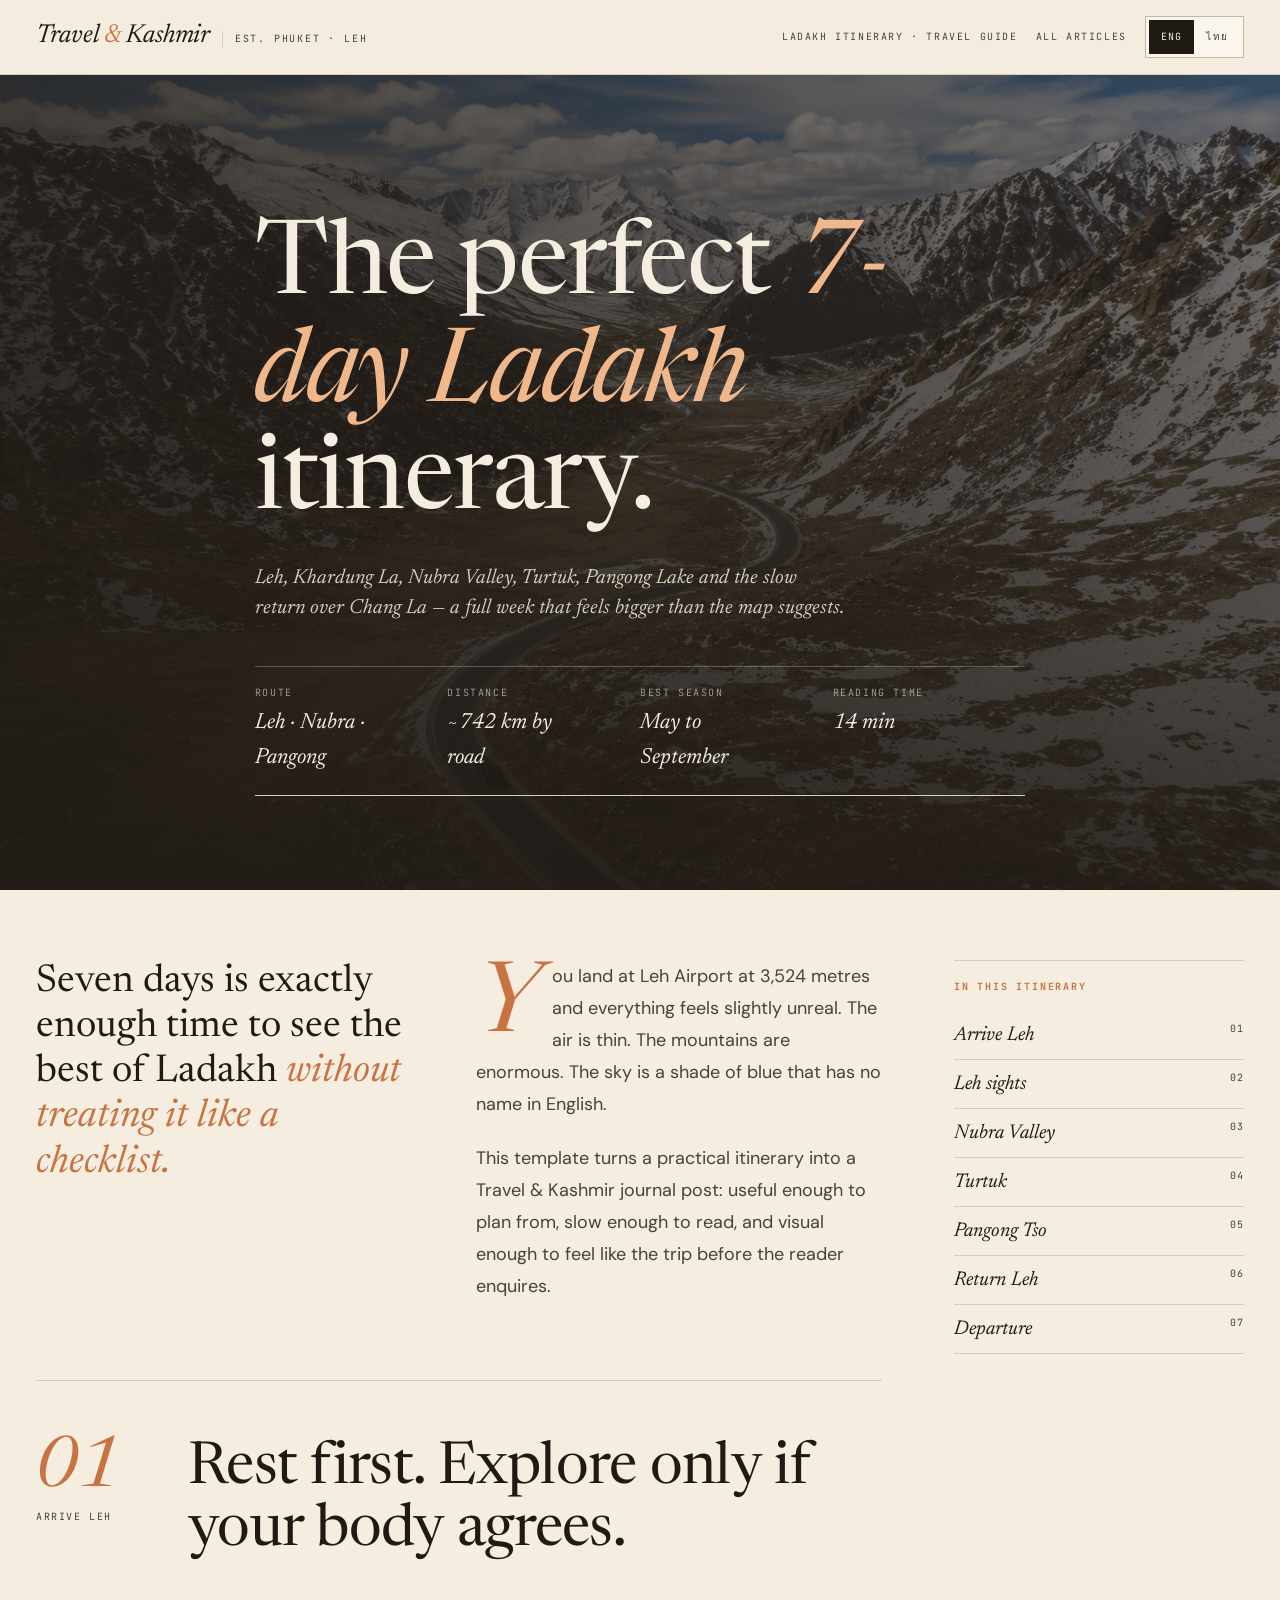
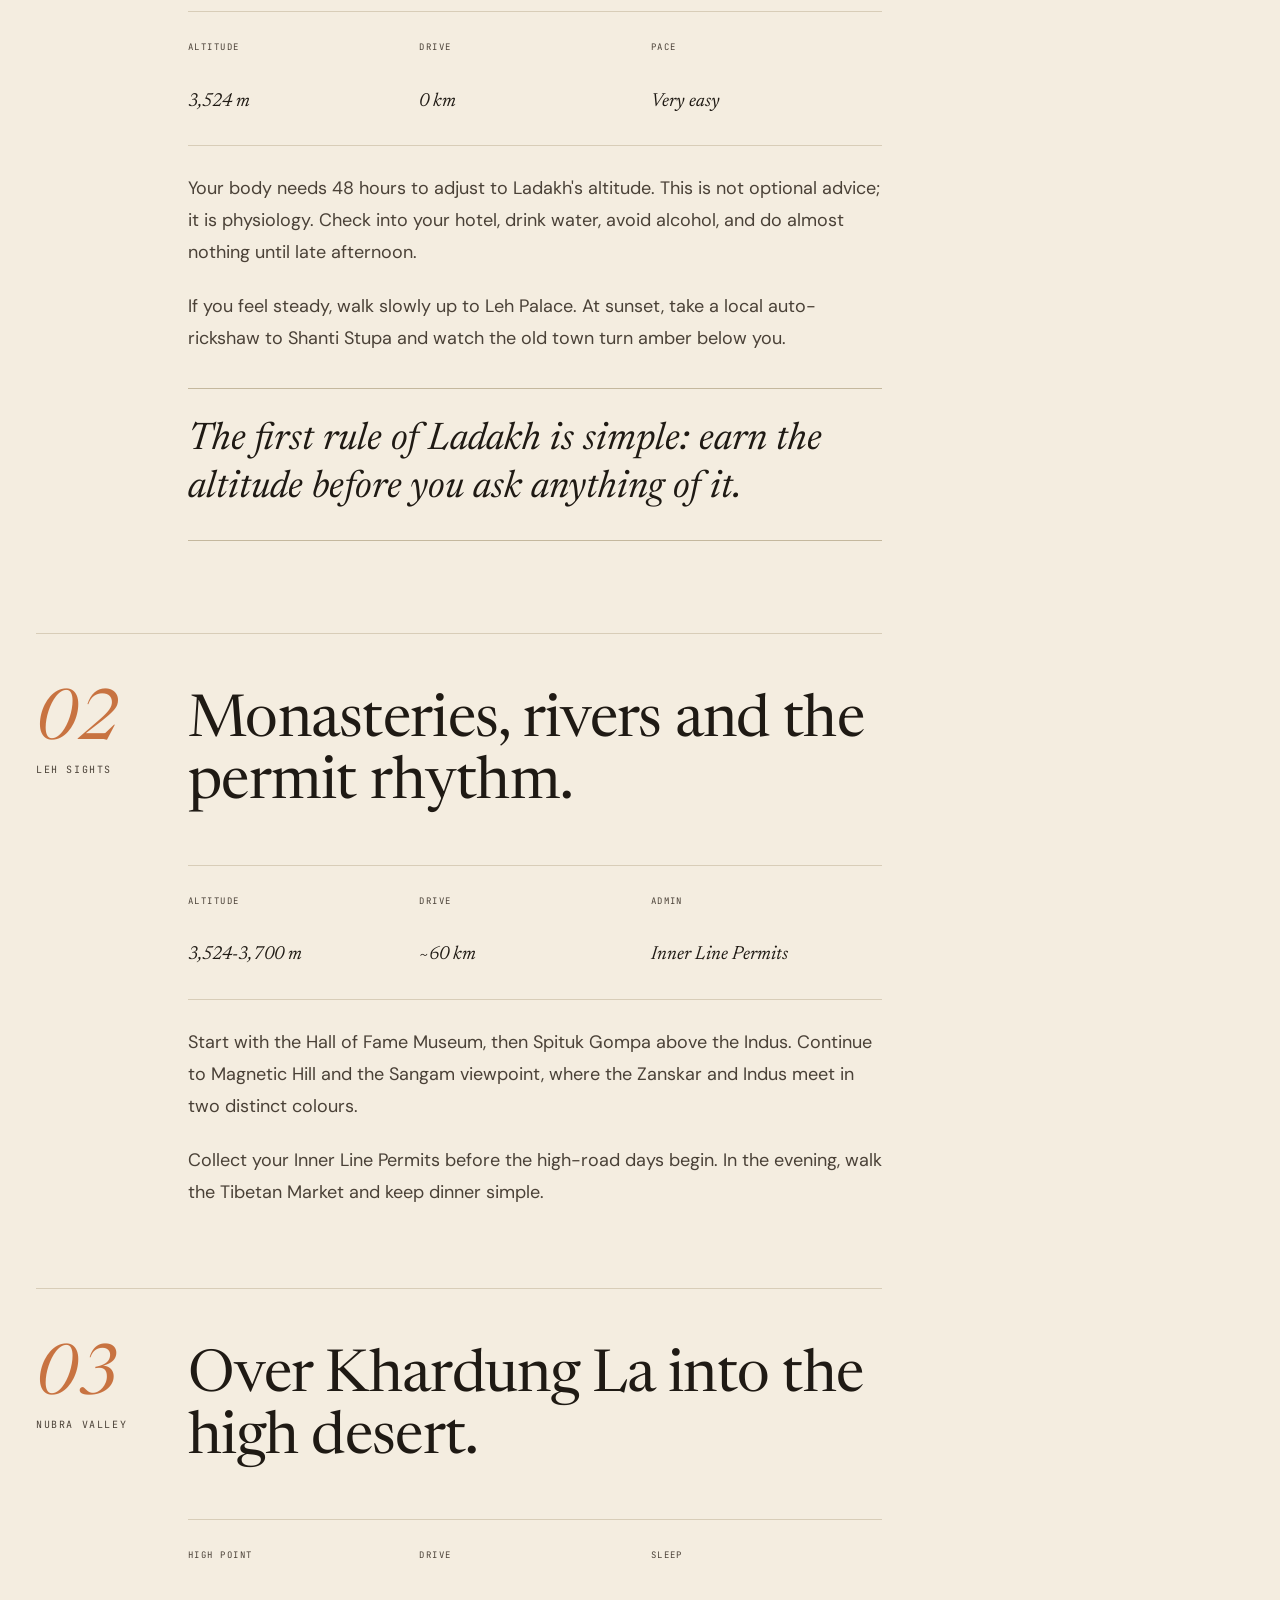
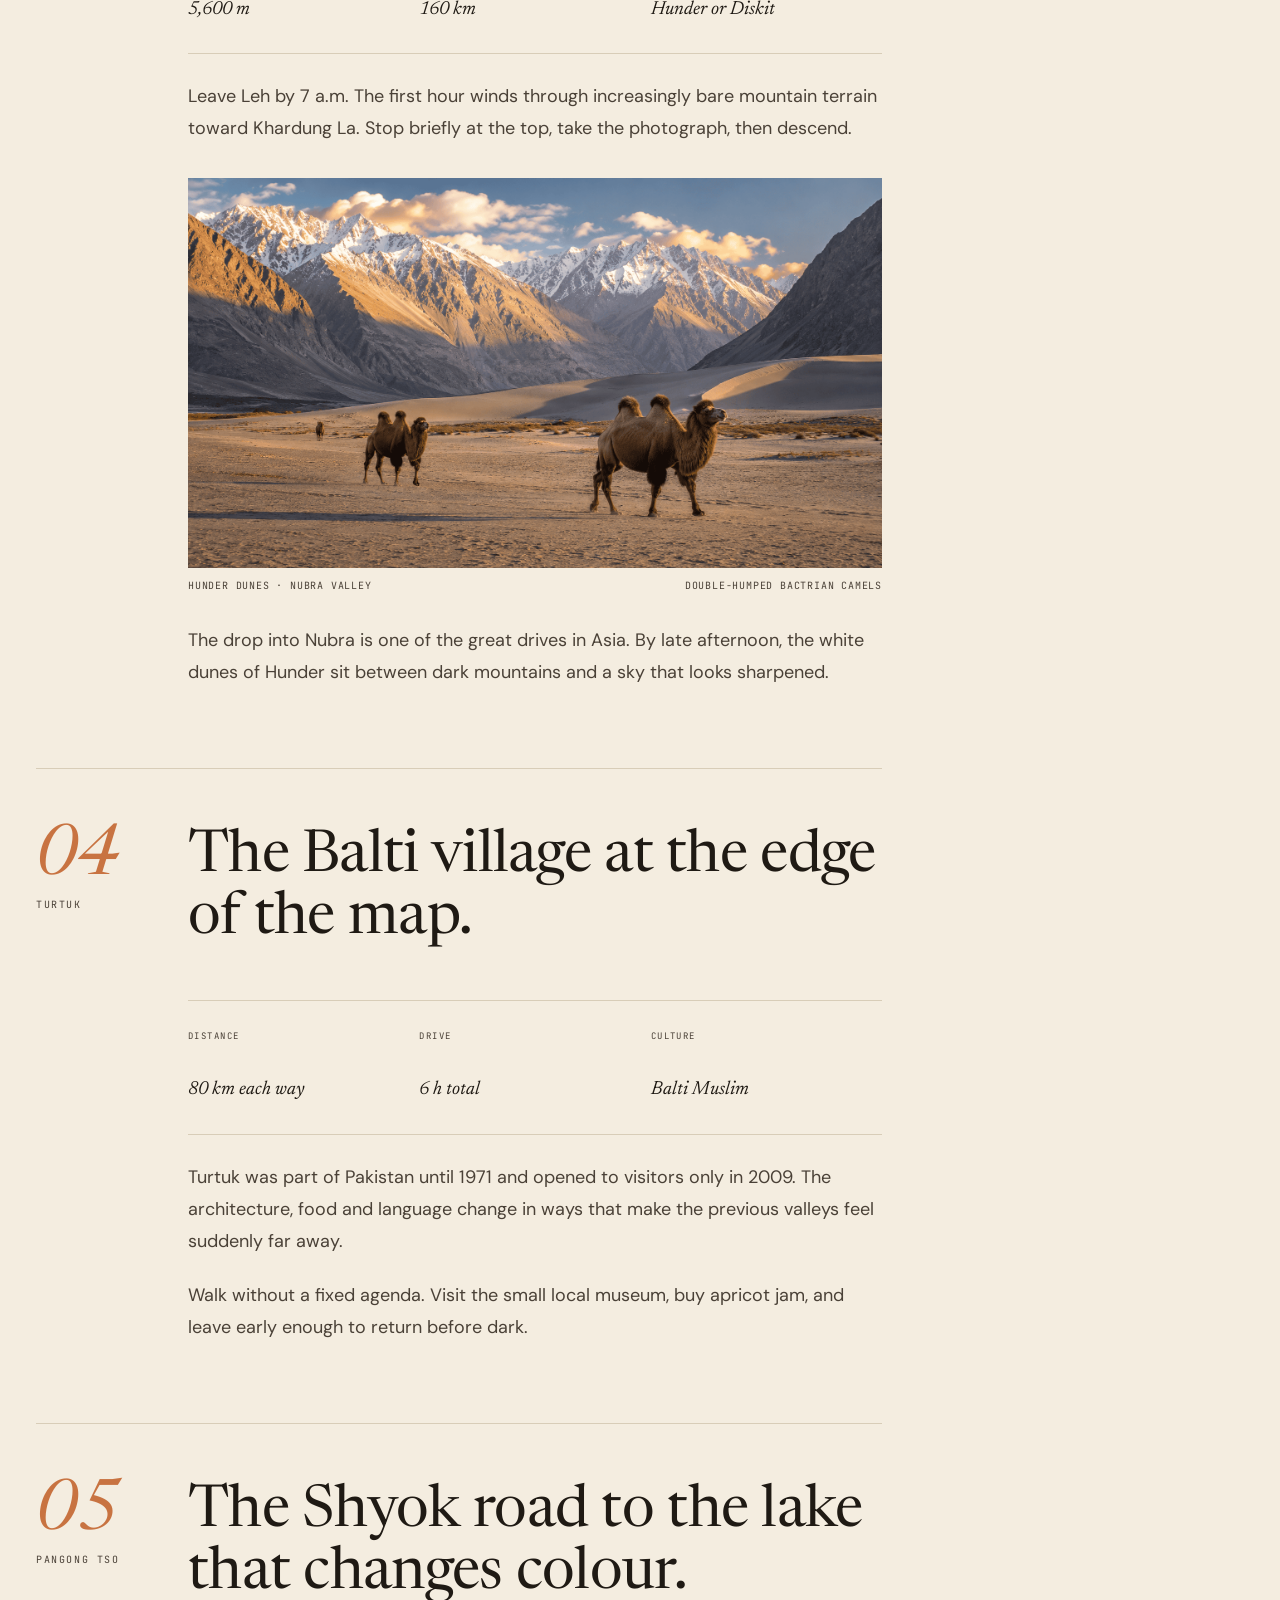
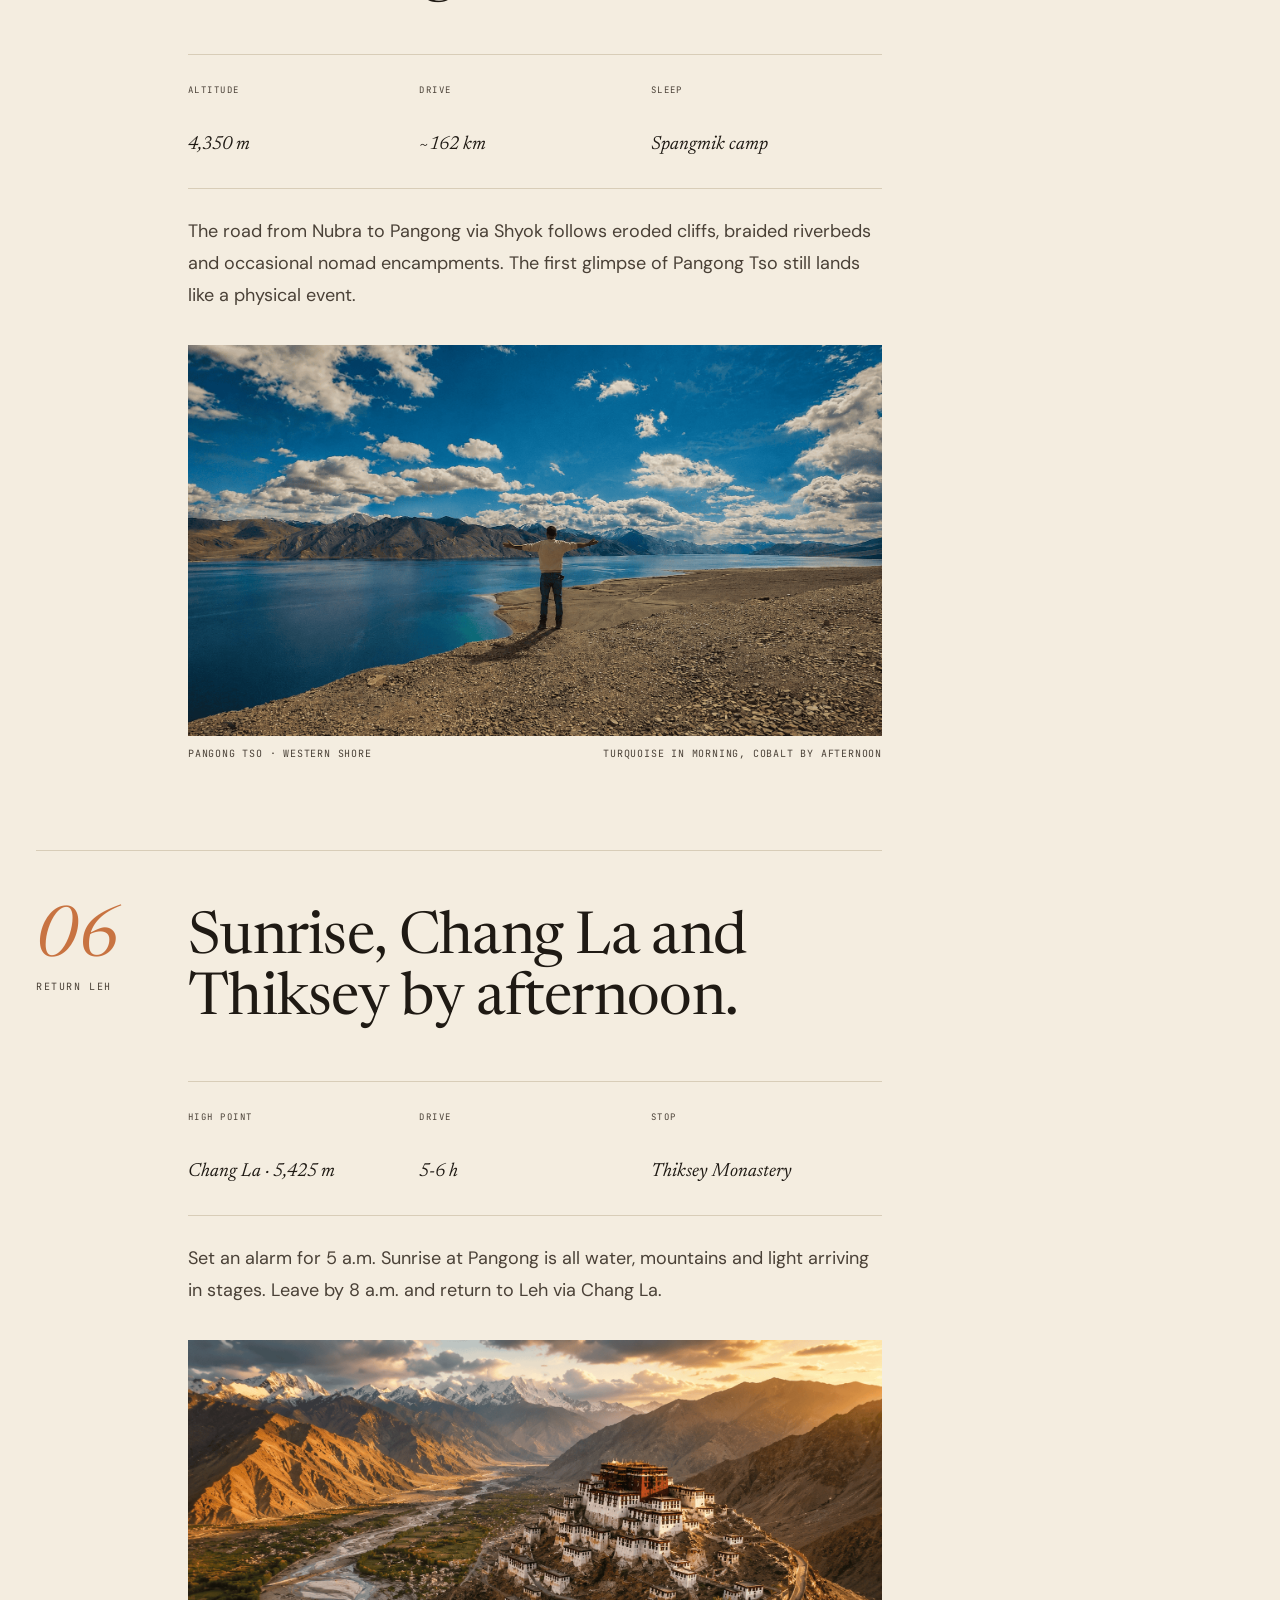
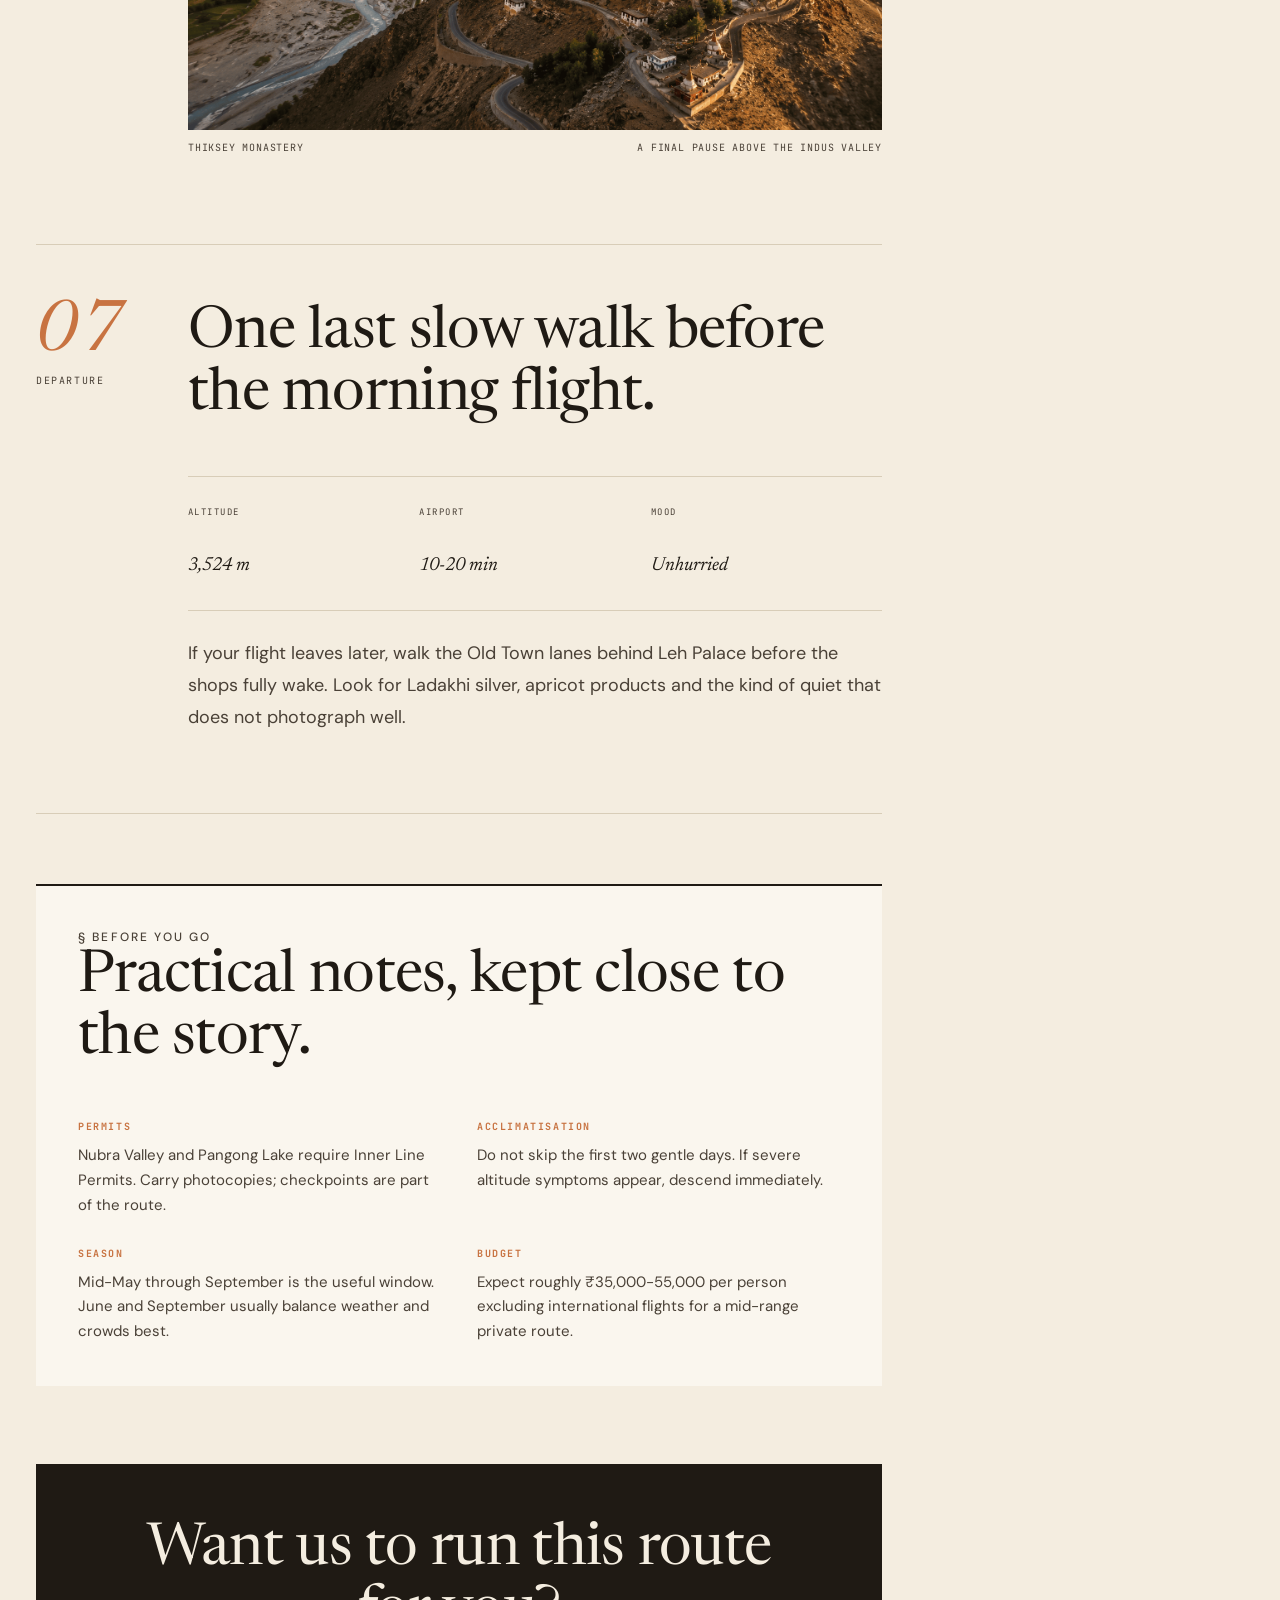
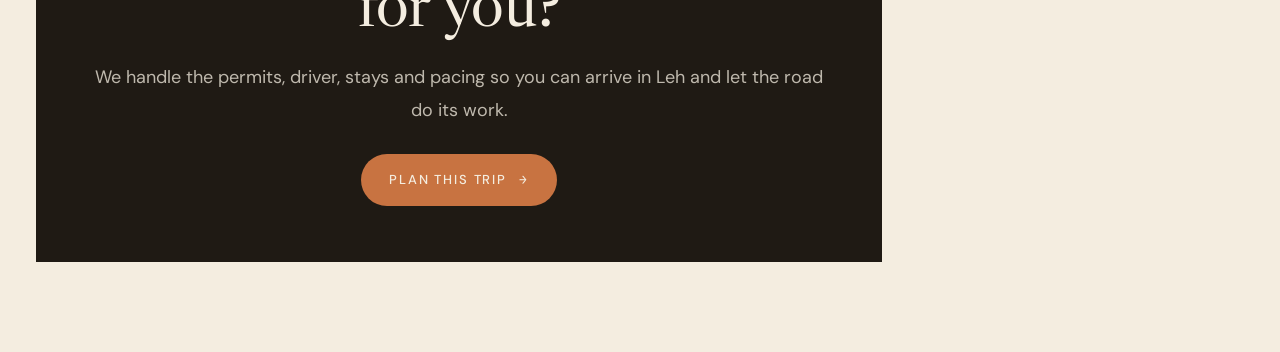
<file: blog/7-day-ladakh-itinerary.html>
<!doctype html>
<html lang="en" data-type="a">
<head>
<meta charset="utf-8" />
<meta name="viewport" content="width=device-width,initial-scale=1" />
<title>7-Day Ladakh Itinerary: Leh, Nubra, Pangong & Back | Travel Kashmir</title>
<meta name="description" content="A complete 7-day Ladakh itinerary covering Leh, Khardung La, Nubra Valley, Turtuk, Pangong Lake, permits, altitude pacing, costs, and practical travel tips." />
<meta name="robots" content="index,follow" />
<link rel="canonical" href="https://saikaew-pom.github.io/travel-kashmir/blog/7-day-ladakh-itinerary.html" />
<meta property="og:type" content="article" />
<meta property="og:title" content="7-Day Ladakh Itinerary: Leh, Nubra, Pangong & Back" />
<meta property="og:description" content="Plan a full week in Ladakh with this practical route through Leh, Nubra Valley, Turtuk, Pangong Lake, and Chang La." />
<meta property="og:image" content="https://saikaew-pom.github.io/travel-kashmir/uploads/img-01.png" />
<meta property="og:url" content="https://saikaew-pom.github.io/travel-kashmir/blog/7-day-ladakh-itinerary.html" />
<meta name="twitter:card" content="summary_large_image" />
<meta name="twitter:title" content="7-Day Ladakh Itinerary: Leh, Nubra, Pangong & Back" />
<meta name="twitter:description" content="A day-by-day Ladakh route with altitude pacing, permits, Nubra Valley, Turtuk, Pangong Lake, and practical planning notes." />
<meta name="twitter:image" content="https://saikaew-pom.github.io/travel-kashmir/uploads/img-01.png" />
<link rel="preconnect" href="https://fonts.googleapis.com" />
<link rel="preconnect" href="https://fonts.gstatic.com" crossorigin />
<link href="https://fonts.googleapis.com/css2?family=Newsreader:ital,opsz,wght@0,6..72,300;0,6..72,400;0,6..72,500;1,6..72,300;1,6..72,400&family=DM+Sans:wght@400;500;600&family=JetBrains+Mono:wght@400;500&display=swap" rel="stylesheet" />
<link rel="stylesheet" href="../styles.css" />
<script type="application/ld+json">
{
  "@context": "https://schema.org",
  "@type": "BlogPosting",
  "headline": "7-Day Ladakh Itinerary: Leh, Nubra, Pangong & Back",
  "description": "A complete 7-day Ladakh itinerary covering Leh, Khardung La, Nubra Valley, Turtuk, Pangong Lake, permits, altitude pacing, costs, and practical travel tips.",
  "image": "https://saikaew-pom.github.io/travel-kashmir/uploads/img-01.png",
  "author": {
    "@type": "Organization",
    "name": "Travel Kashmir"
  },
  "publisher": {
    "@type": "Organization",
    "name": "Travel Kashmir"
  },
  "mainEntityOfPage": "https://saikaew-pom.github.io/travel-kashmir/blog/7-day-ladakh-itinerary.html",
  "inLanguage": ["en", "th"],
  "about": ["Ladakh itinerary", "Leh", "Nubra Valley", "Pangong Lake", "Khardung La"]
}
</script>
<style>
  body.blog-template { background: var(--cream); }
  .blog-top {
    position: sticky;
    top: 0;
    z-index: 20;
    background: rgba(244,237,224,0.94);
    border-bottom: 1px solid var(--rule);
    -webkit-backdrop-filter: blur(10px) saturate(140%);
    backdrop-filter: blur(10px) saturate(140%);
  }
  .blog-top .inner {
    display: flex;
    justify-content: space-between;
    align-items: center;
    gap: 24px;
    padding: 16px 36px;
  }
  .blog-top .section {
    font-family: var(--mono);
    font-size: 10px;
    letter-spacing: 0.16em;
    text-transform: uppercase;
    color: var(--ink-2);
  }
  .blog-actions {
    display: flex;
    align-items: center;
    gap: 18px;
  }
  .blog-actions .archive-link {
    font-family: var(--mono);
    font-size: 10px;
    letter-spacing: 0.16em;
    text-transform: uppercase;
    text-decoration: none;
    color: var(--ink-2);
    white-space: nowrap;
  }
  .blog-actions .archive-link:hover {
    color: var(--terracotta);
  }
  .lang-toggle {
    display: inline-flex;
    padding: 3px;
    border: 1px solid var(--rule-2);
    background: var(--paper);
  }
  .lang-toggle button {
    border: 0;
    min-width: 44px;
    min-height: 34px;
    padding: 0 12px;
    background: transparent;
    color: var(--ink-2);
    font-family: var(--mono);
    font-size: 10px;
    letter-spacing: 0.12em;
    text-transform: uppercase;
    cursor: pointer;
  }
  .lang-toggle button.is-active {
    background: var(--ink);
    color: var(--cream);
  }
  .blog-hero {
    position: relative;
    min-height: 82vh;
    display: flex;
    align-items: flex-end;
    overflow: hidden;
    background: var(--ink);
  }
  .blog-hero img {
    position: absolute;
    inset: 0;
    width: 100%;
    height: 100%;
    object-fit: cover;
    opacity: 0.84;
  }
  .blog-hero .scrim {
    position: absolute;
    inset: 0;
    background:
      linear-gradient(to bottom, rgba(31,26,20,0.3), rgba(31,26,20,0.86)),
      linear-gradient(to right, rgba(31,26,20,0.72), rgba(31,26,20,0.08));
  }
  .blog-hero .copy {
    position: relative;
    color: var(--cream);
    padding: 96px 0 58px;
  }
  .blog-hero h1 {
    max-width: 12.6ch;
    margin: 26px 0 24px;
    color: var(--cream);
    font-size: clamp(54px, 8vw, 124px);
  }
  .blog-hero h1 em { color: #f0b78a; }
  .blog-hero .lede {
    max-width: 54ch;
    color: rgba(244,237,224,0.84);
  }
  .blog-hero .hero-meta {
    display: flex;
    flex-wrap: wrap;
    gap: 0;
    border-top: 1px solid rgba(244,237,224,0.28);
    margin-top: 42px;
    padding-top: 18px;
    max-width: 900px;
  }
  .blog-hero .hero-meta div {
    flex: 1 1 160px;
    padding-right: 24px;
  }
  .blog-hero .hero-meta .l {
    font-family: var(--mono);
    font-size: 10px;
    letter-spacing: 0.16em;
    text-transform: uppercase;
    color: rgba(244,237,224,0.58);
  }
  .blog-hero .hero-meta .v {
    margin-top: 5px;
    font-family: var(--display);
    font-style: italic;
    font-size: 22px;
    color: var(--cream);
  }
  .blog-shell {
    display: grid;
    grid-template-columns: minmax(0, 1fr) 290px;
    gap: 72px;
    align-items: start;
    padding-top: 70px;
  }
  .blog-article {
    min-width: 0;
  }
  .blog-sidebar {
    position: sticky;
    top: 92px;
    border-top: 1px solid var(--rule);
    padding-top: 18px;
  }
  .blog-sidebar h3 {
    margin: 0 0 16px;
    font-family: var(--mono);
    font-size: 10px;
    letter-spacing: 0.18em;
    text-transform: uppercase;
    color: var(--terracotta);
  }
  .blog-sidebar a {
    display: flex;
    justify-content: space-between;
    gap: 16px;
    padding: 12px 0;
    border-bottom: 1px solid var(--rule);
    text-decoration: none;
    color: var(--ink);
    font-family: var(--display);
    font-style: italic;
    font-size: 20px;
    line-height: 1.2;
  }
  .blog-sidebar a span {
    flex: 0 0 auto;
    font-family: var(--mono);
    font-style: normal;
    font-size: 10px;
    letter-spacing: 0.12em;
    color: var(--ink-2);
  }
  .blog-intro {
    display: grid;
    grid-template-columns: 1fr 1.05fr;
    gap: 54px;
    align-items: start;
    padding-bottom: 56px;
    border-bottom: 1px solid var(--rule);
  }
  .blog-intro .standfirst {
    font-family: var(--display);
    font-size: clamp(28px, 3vw, 42px);
    line-height: 1.18;
    color: var(--ink);
  }
  .blog-intro .standfirst em {
    color: var(--terracotta);
  }
  .blog-day {
    display: grid;
    grid-template-columns: 116px minmax(0, 1fr);
    gap: 36px;
    padding: 58px 0;
    border-bottom: 1px solid var(--rule);
  }
  .blog-day .num {
    font-family: var(--display);
    font-style: italic;
    font-size: 70px;
    line-height: 0.9;
    color: var(--terracotta);
  }
  .blog-day .num span {
    display: block;
    margin-top: 10px;
    font-family: var(--mono);
    font-style: normal;
    font-size: 10px;
    letter-spacing: 0.16em;
    text-transform: uppercase;
    color: var(--ink-2);
  }
  .blog-day h2 {
    margin-top: 0;
  }
  .blog-facts {
    display: flex;
    flex-wrap: wrap;
    gap: 0;
    margin: 22px 0 26px;
    border-top: 1px solid var(--rule);
    border-bottom: 1px solid var(--rule);
  }
  .blog-facts div {
    flex: 1 1 170px;
    padding: 14px 18px 14px 0;
  }
  .blog-facts .l {
    font-family: var(--mono);
    font-size: 9px;
    letter-spacing: 0.16em;
    text-transform: uppercase;
    color: var(--ink-2);
  }
  .blog-facts .v {
    margin-top: 4px;
    font-family: var(--display);
    font-style: italic;
    font-size: 19px;
    color: var(--ink);
  }
  .blog-article p {
    font-size: 18px;
    line-height: 1.78;
    color: var(--ink-2);
    margin: 0 0 22px;
    max-width: 66ch;
  }
  .blog-article figure {
    margin: 34px 0 30px;
  }
  .blog-article figure img {
    width: 100%;
    aspect-ratio: 16/9;
    object-fit: cover;
    background: var(--cream-2);
  }
  .blog-article figcaption {
    display: flex;
    justify-content: space-between;
    gap: 18px;
    padding-top: 10px;
    font-family: var(--mono);
    font-size: 10px;
    letter-spacing: 0.08em;
    text-transform: uppercase;
    color: var(--ink-2);
  }
  .blog-callout {
    margin: 34px 0;
    padding: 28px 0;
    border-top: 1px solid var(--rule-2);
    border-bottom: 1px solid var(--rule-2);
    font-family: var(--display);
    font-style: italic;
    font-size: clamp(25px, 3vw, 38px);
    line-height: 1.25;
    color: var(--ink);
  }
  .blog-notes {
    margin: 70px 0;
    padding: 42px;
    background: var(--paper);
    border-top: 2px solid var(--ink);
  }
  .blog-notes h2 {
    margin-top: 0;
  }
  .blog-note-grid {
    display: grid;
    grid-template-columns: repeat(2, 1fr);
    gap: 28px 36px;
    margin-top: 30px;
  }
  .blog-note h4 {
    margin: 0 0 8px;
    font-family: var(--mono);
    font-size: 10px;
    letter-spacing: 0.16em;
    text-transform: uppercase;
    color: var(--terracotta);
  }
  .blog-note p {
    margin: 0;
    font-size: 15px;
    line-height: 1.65;
  }
  .blog-cta {
    margin: 78px 0 90px;
    padding: 56px;
    background: var(--ink);
    color: var(--cream);
    text-align: center;
  }
  .blog-cta h2 {
    color: var(--cream);
    margin: 0 auto 18px;
    max-width: 18ch;
  }
  .blog-cta p {
    color: rgba(244,237,224,0.75);
    margin: 0 auto 28px;
  }
  .blog-cta .btn {
    background: var(--terracotta);
  }
  html[lang="th"] .blog-hero h1 {
    max-width: 13ch;
    font-size: clamp(46px, 7vw, 96px);
    line-height: 1.04;
  }
  html[lang="th"] .blog-intro .standfirst,
  html[lang="th"] .blog-callout {
    line-height: 1.32;
  }
  html[lang="th"] .blog-day h2 {
    line-height: 1.14;
  }
  @media (max-width: 980px) {
    .blog-shell,
    .blog-intro {
      grid-template-columns: 1fr;
      gap: 34px;
    }
    .blog-sidebar {
      position: static;
      order: -1;
    }
    .blog-sidebar nav {
      display: grid;
      grid-template-columns: repeat(2, 1fr);
      gap: 0 20px;
    }
  }
  @media (max-width: 680px) {
    .blog-top .inner {
      padding: 14px 22px;
    }
    .blog-top .section {
      display: none;
    }
    .blog-actions .archive-link {
      display: none;
    }
    .blog-hero {
      min-height: 78vh;
    }
    .blog-hero .copy {
      padding: 72px 0 42px;
    }
    .blog-hero h1 {
      font-size: clamp(46px, 15vw, 64px);
    }
    .blog-shell {
      padding-top: 42px;
    }
    .blog-day {
      grid-template-columns: 1fr;
      gap: 18px;
      padding: 44px 0;
    }
    .blog-day .num {
      font-size: 54px;
    }
    .blog-sidebar nav,
    .blog-note-grid {
      grid-template-columns: 1fr;
    }
    .blog-notes,
    .blog-cta {
      padding: 30px 22px;
      margin-left: -22px;
      margin-right: -22px;
    }
    .blog-article figcaption {
      flex-direction: column;
      gap: 4px;
    }
    html[lang="th"] .blog-hero h1 {
      font-size: clamp(42px, 12.5vw, 58px);
    }
  }
</style>
</head>
<body class="blog-template">
  <header class="blog-top">
    <div class="inner">
      <a class="brand" href="../travel-kashmir.html">
        <span class="mark">Travel <span class="amp">&amp;</span> Kashmir</span>
        <span class="tag">est. Phuket · Leh</span>
      </a>
      <div class="blog-actions">
        <div class="section">Journal template · itinerary</div>
        <a class="archive-link" href="../blog.html">All articles</a>
        <div class="lang-toggle" aria-label="Language">
          <button type="button" class="is-active" data-lang="en" aria-pressed="true">Eng</button>
          <button type="button" data-lang="th" aria-pressed="false">ไทย</button>
        </div>
      </div>
    </div>
  </header>

  <section class="blog-hero">
    <img src="../uploads/img-01.png" alt="Road through the high mountains of Ladakh" />
    <div class="scrim"></div>
    <div class="copy wrap">
      <div class="eyebrow"><span class="num">№ 048</span> Practical Guide · Ladakh</div>
      <h1 class="display">The perfect <em>7-day Ladakh</em> itinerary.</h1>
      <div class="lede">Leh, Khardung La, Nubra Valley, Turtuk, Pangong Lake and the slow return over Chang La — a full week that feels bigger than the map suggests.</div>
      <div class="hero-meta">
        <div><div class="l">Route</div><div class="v">Leh · Nubra · Pangong</div></div>
        <div><div class="l">Distance</div><div class="v">~742 km by road</div></div>
        <div><div class="l">Best season</div><div class="v">May to September</div></div>
        <div><div class="l">Reading time</div><div class="v">14 min</div></div>
      </div>
    </div>
  </section>

  <main class="wrap blog-shell">
    <article class="blog-article">
      <section class="blog-intro">
        <div class="standfirst">Seven days is exactly enough time to see the best of Ladakh <em>without treating it like a checklist.</em></div>
        <div>
          <p class="dropcap">You land at Leh Airport at 3,524 metres and everything feels slightly unreal. The air is thin. The mountains are enormous. The sky is a shade of blue that has no name in English.</p>
          <p>This template turns a practical itinerary into a Travel & Kashmir journal post: useful enough to plan from, slow enough to read, and visual enough to feel like the trip before the reader enquires.</p>
        </div>
      </section>

      <section id="day-1" class="blog-day">
        <div class="num">01<span>Arrive Leh</span></div>
        <div>
          <h2 class="display">Rest first. Explore only if your body agrees.</h2>
          <div class="blog-facts">
            <div><div class="l">Altitude</div><div class="v">3,524 m</div></div>
            <div><div class="l">Drive</div><div class="v">0 km</div></div>
            <div><div class="l">Pace</div><div class="v">Very easy</div></div>
          </div>
          <p>Your body needs 48 hours to adjust to Ladakh's altitude. This is not optional advice; it is physiology. Check into your hotel, drink water, avoid alcohol, and do almost nothing until late afternoon.</p>
          <p>If you feel steady, walk slowly up to Leh Palace. At sunset, take a local auto-rickshaw to Shanti Stupa and watch the old town turn amber below you.</p>
          <div class="blog-callout">The first rule of Ladakh is simple: earn the altitude before you ask anything of it.</div>
        </div>
      </section>

      <section id="day-2" class="blog-day">
        <div class="num">02<span>Leh sights</span></div>
        <div>
          <h2 class="display">Monasteries, rivers and the permit rhythm.</h2>
          <div class="blog-facts">
            <div><div class="l">Altitude</div><div class="v">3,524-3,700 m</div></div>
            <div><div class="l">Drive</div><div class="v">~60 km</div></div>
            <div><div class="l">Admin</div><div class="v">Inner Line Permits</div></div>
          </div>
          <p>Start with the Hall of Fame Museum, then Spituk Gompa above the Indus. Continue to Magnetic Hill and the Sangam viewpoint, where the Zanskar and Indus meet in two distinct colours.</p>
          <p>Collect your Inner Line Permits before the high-road days begin. In the evening, walk the Tibetan Market and keep dinner simple.</p>
        </div>
      </section>

      <section id="day-3" class="blog-day">
        <div class="num">03<span>Nubra Valley</span></div>
        <div>
          <h2 class="display">Over Khardung La into the high desert.</h2>
          <div class="blog-facts">
            <div><div class="l">High point</div><div class="v">5,600 m</div></div>
            <div><div class="l">Drive</div><div class="v">160 km</div></div>
            <div><div class="l">Sleep</div><div class="v">Hunder or Diskit</div></div>
          </div>
          <p>Leave Leh by 7 a.m. The first hour winds through increasingly bare mountain terrain toward Khardung La. Stop briefly at the top, take the photograph, then descend.</p>
          <figure>
            <img src="../uploads/img-13.png" alt="Bactrian camels in Nubra Valley" />
            <figcaption><span>Hunder dunes · Nubra Valley</span><span>Double-humped Bactrian camels</span></figcaption>
          </figure>
          <p>The drop into Nubra is one of the great drives in Asia. By late afternoon, the white dunes of Hunder sit between dark mountains and a sky that looks sharpened.</p>
        </div>
      </section>

      <section id="day-4" class="blog-day">
        <div class="num">04<span>Turtuk</span></div>
        <div>
          <h2 class="display">The Balti village at the edge of the map.</h2>
          <div class="blog-facts">
            <div><div class="l">Distance</div><div class="v">80 km each way</div></div>
            <div><div class="l">Drive</div><div class="v">6 h total</div></div>
            <div><div class="l">Culture</div><div class="v">Balti Muslim</div></div>
          </div>
          <p>Turtuk was part of Pakistan until 1971 and opened to visitors only in 2009. The architecture, food and language change in ways that make the previous valleys feel suddenly far away.</p>
          <p>Walk without a fixed agenda. Visit the small local museum, buy apricot jam, and leave early enough to return before dark.</p>
        </div>
      </section>

      <section id="day-5" class="blog-day">
        <div class="num">05<span>Pangong Tso</span></div>
        <div>
          <h2 class="display">The Shyok road to the lake that changes colour.</h2>
          <div class="blog-facts">
            <div><div class="l">Altitude</div><div class="v">4,350 m</div></div>
            <div><div class="l">Drive</div><div class="v">~162 km</div></div>
            <div><div class="l">Sleep</div><div class="v">Spangmik camp</div></div>
          </div>
          <p>The road from Nubra to Pangong via Shyok follows eroded cliffs, braided riverbeds and occasional nomad encampments. The first glimpse of Pangong Tso still lands like a physical event.</p>
          <figure>
            <img src="../uploads/img-04.png" alt="Pangong Lake in Ladakh" />
            <figcaption><span>Pangong Tso · western shore</span><span>Turquoise in morning, cobalt by afternoon</span></figcaption>
          </figure>
        </div>
      </section>

      <section id="day-6" class="blog-day">
        <div class="num">06<span>Return Leh</span></div>
        <div>
          <h2 class="display">Sunrise, Chang La and Thiksey by afternoon.</h2>
          <div class="blog-facts">
            <div><div class="l">High point</div><div class="v">Chang La · 5,425 m</div></div>
            <div><div class="l">Drive</div><div class="v">5-6 h</div></div>
            <div><div class="l">Stop</div><div class="v">Thiksey Monastery</div></div>
          </div>
          <p>Set an alarm for 5 a.m. Sunrise at Pangong is all water, mountains and light arriving in stages. Leave by 8 a.m. and return to Leh via Chang La.</p>
          <figure>
            <img src="../uploads/img-07.png" alt="Thiksey Monastery at golden hour" />
            <figcaption><span>Thiksey Monastery</span><span>A final pause above the Indus Valley</span></figcaption>
          </figure>
        </div>
      </section>

      <section id="day-7" class="blog-day">
        <div class="num">07<span>Departure</span></div>
        <div>
          <h2 class="display">One last slow walk before the morning flight.</h2>
          <div class="blog-facts">
            <div><div class="l">Altitude</div><div class="v">3,524 m</div></div>
            <div><div class="l">Airport</div><div class="v">10-20 min</div></div>
            <div><div class="l">Mood</div><div class="v">Unhurried</div></div>
          </div>
          <p>If your flight leaves later, walk the Old Town lanes behind Leh Palace before the shops fully wake. Look for Ladakhi silver, apricot products and the kind of quiet that does not photograph well.</p>
        </div>
      </section>

      <section class="blog-notes">
        <div class="eyebrow"><span class="num">§</span> Before you go</div>
        <h2 class="display">Practical notes, kept close to the story.</h2>
        <div class="blog-note-grid">
          <div class="blog-note"><h4>Permits</h4><p>Nubra Valley and Pangong Lake require Inner Line Permits. Carry photocopies; checkpoints are part of the route.</p></div>
          <div class="blog-note"><h4>Acclimatisation</h4><p>Do not skip the first two gentle days. If severe altitude symptoms appear, descend immediately.</p></div>
          <div class="blog-note"><h4>Season</h4><p>Mid-May through September is the useful window. June and September usually balance weather and crowds best.</p></div>
          <div class="blog-note"><h4>Budget</h4><p>Expect roughly ₹35,000-55,000 per person excluding international flights for a mid-range private route.</p></div>
        </div>
      </section>

      <section class="blog-cta">
        <h2 class="display">Want us to run this route for you?</h2>
        <p>We handle the permits, driver, stays and pacing so you can arrive in Leh and let the road do its work.</p>
        <a class="btn" href="mailto:hello@travelkashmir.co">Plan this trip <span class="arrow">→</span></a>
      </section>
    </article>

    <aside class="blog-sidebar">
      <h3>In this itinerary</h3>
      <nav>
        <a href="#day-1">Arrive Leh <span>01</span></a>
        <a href="#day-2">Leh sights <span>02</span></a>
        <a href="#day-3">Nubra Valley <span>03</span></a>
        <a href="#day-4">Turtuk <span>04</span></a>
        <a href="#day-5">Pangong Tso <span>05</span></a>
        <a href="#day-6">Return Leh <span>06</span></a>
        <a href="#day-7">Departure <span>07</span></a>
      </nav>
    </aside>
  </main>
  <script>
    const articleCopy = {
      en: {
        pageTitle: "7-Day Ladakh Itinerary: Leh, Nubra, Pangong & Back | Travel Kashmir",
        section: "Ladakh itinerary · travel guide",
        archiveLink: "All articles",
        eyebrow: "№ 048 Practical Guide · Ladakh",
        title: "The perfect <em>7-day Ladakh</em> itinerary.",
        lede: "Leh, Khardung La, Nubra Valley, Turtuk, Pangong Lake and the slow return over Chang La — a full week that feels bigger than the map suggests.",
        meta: [
          ["Route", "Leh · Nubra · Pangong"],
          ["Distance", "~742 km by road"],
          ["Best season", "May to September"],
          ["Reading time", "14 min"]
        ],
        standfirst: "Seven days is exactly enough time to see the best of Ladakh <em>without treating it like a checklist.</em>",
        intro: [
          "You land at Leh Airport at 3,524 metres and everything feels slightly unreal. The air is thin. The mountains are enormous. The sky is a shade of blue that has no name in English.",
          "This template turns a practical itinerary into a Travel & Kashmir journal post: useful enough to plan from, slow enough to read, and visual enough to feel like the trip before the reader enquires."
        ],
        days: [
          {
            nav: "Arrive Leh",
            title: "Rest first. Explore only if your body agrees.",
            facts: [["Altitude", "3,524 m"], ["Drive", "0 km"], ["Pace", "Very easy"]],
            body: [
              "Your body needs 48 hours to adjust to Ladakh's altitude. This is not optional advice; it is physiology. Check into your hotel, drink water, avoid alcohol, and do almost nothing until late afternoon.",
              "If you feel steady, walk slowly up to Leh Palace. At sunset, take a local auto-rickshaw to Shanti Stupa and watch the old town turn amber below you."
            ],
            callout: "The first rule of Ladakh is simple: earn the altitude before you ask anything of it."
          },
          {
            nav: "Leh sights",
            title: "Monasteries, rivers and the permit rhythm.",
            facts: [["Altitude", "3,524-3,700 m"], ["Drive", "~60 km"], ["Admin", "Inner Line Permits"]],
            body: [
              "Start with the Hall of Fame Museum, then Spituk Gompa above the Indus. Continue to Magnetic Hill and the Sangam viewpoint, where the Zanskar and Indus meet in two distinct colours.",
              "Collect your Inner Line Permits before the high-road days begin. In the evening, walk the Tibetan Market and keep dinner simple."
            ]
          },
          {
            nav: "Nubra Valley",
            title: "Over Khardung La into the high desert.",
            facts: [["High point", "5,600 m"], ["Drive", "160 km"], ["Sleep", "Hunder or Diskit"]],
            body: [
              "Leave Leh by 7 a.m. The first hour winds through increasingly bare mountain terrain toward Khardung La. Stop briefly at the top, take the photograph, then descend.",
              "The drop into Nubra is one of the great drives in Asia. By late afternoon, the white dunes of Hunder sit between dark mountains and a sky that looks sharpened."
            ],
            caption: ["Hunder dunes · Nubra Valley", "Double-humped Bactrian camels"]
          },
          {
            nav: "Turtuk",
            title: "The Balti village at the edge of the map.",
            facts: [["Distance", "80 km each way"], ["Drive", "6 h total"], ["Culture", "Balti Muslim"]],
            body: [
              "Turtuk was part of Pakistan until 1971 and opened to visitors only in 2009. The architecture, food and language change in ways that make the previous valleys feel suddenly far away.",
              "Walk without a fixed agenda. Visit the small local museum, buy apricot jam, and leave early enough to return before dark."
            ]
          },
          {
            nav: "Pangong Tso",
            title: "The Shyok road to the lake that changes colour.",
            facts: [["Altitude", "4,350 m"], ["Drive", "~162 km"], ["Sleep", "Spangmik camp"]],
            body: [
              "The road from Nubra to Pangong via Shyok follows eroded cliffs, braided riverbeds and occasional nomad encampments. The first glimpse of Pangong Tso still lands like a physical event."
            ],
            caption: ["Pangong Tso · western shore", "Turquoise in morning, cobalt by afternoon"]
          },
          {
            nav: "Return Leh",
            title: "Sunrise, Chang La and Thiksey by afternoon.",
            facts: [["High point", "Chang La · 5,425 m"], ["Drive", "5-6 h"], ["Stop", "Thiksey Monastery"]],
            body: [
              "Set an alarm for 5 a.m. Sunrise at Pangong is all water, mountains and light arriving in stages. Leave by 8 a.m. and return to Leh via Chang La."
            ],
            caption: ["Thiksey Monastery", "A final pause above the Indus Valley"]
          },
          {
            nav: "Departure",
            title: "One last slow walk before the morning flight.",
            facts: [["Altitude", "3,524 m"], ["Airport", "10-20 min"], ["Mood", "Unhurried"]],
            body: [
              "If your flight leaves later, walk the Old Town lanes behind Leh Palace before the shops fully wake. Look for Ladakhi silver, apricot products and the kind of quiet that does not photograph well."
            ]
          }
        ],
        notesEyebrow: "§ Before you go",
        notesTitle: "Practical notes, kept close to the story.",
        notes: [
          ["Permits", "Nubra Valley and Pangong Lake require Inner Line Permits. Carry photocopies; checkpoints are part of the route."],
          ["Acclimatisation", "Do not skip the first two gentle days. If severe altitude symptoms appear, descend immediately."],
          ["Season", "Mid-May through September is the useful window. June and September usually balance weather and crowds best."],
          ["Budget", "Expect roughly ₹35,000-55,000 per person excluding international flights for a mid-range private route."]
        ],
        ctaTitle: "Want us to run this route for you?",
        ctaBody: "We handle the permits, driver, stays and pacing so you can arrive in Leh and let the road do its work.",
        ctaButton: "Plan this trip",
        sidebarTitle: "In this itinerary"
      },
      th: {
        pageTitle: "แผนเที่ยวลาดักห์ 7 วัน: เลห์ นูบร้า แพงกอง | Travel Kashmir",
        section: "คู่มือเที่ยวลาดักห์ · แผนเที่ยว",
        archiveLink: "บทความทั้งหมด",
        eyebrow: "№ 048 คู่มือเดินทาง · ลาดักห์",
        title: "แผนเที่ยว<em>ลาดักห์ 7 วัน</em>ที่ลงตัว",
        lede: "เลห์ คาร์ดุงลา นูบร้าวัลเลย์ ทูร์ทุค ทะเลสาบแพงกอง และเส้นทางกลับผ่านชางลา หนึ่งสัปดาห์ที่รู้สึกยิ่งใหญ่กว่าแผนที่บอกไว้",
        meta: [
          ["เส้นทาง", "เลห์ · นูบร้า · แพงกอง"],
          ["ระยะทาง", "ประมาณ 742 กม."],
          ["ฤดูกาลที่เหมาะ", "พฤษภาคมถึงกันยายน"],
          ["เวลาอ่าน", "14 นาที"]
        ],
        standfirst: "เจ็ดวันคือเวลาที่พอดีสำหรับเห็นส่วนที่ดีที่สุดของลาดักห์ <em>โดยไม่ต้องเที่ยวแบบเช็กลิสต์</em>",
        intro: [
          "คุณลงเครื่องที่สนามบินเลห์บนความสูง 3,524 เมตร แล้วทุกอย่างจะรู้สึกเหนือจริงเล็กน้อย อากาศเบาบาง ภูเขาใหญ่โต และท้องฟ้าเป็นสีน้ำเงินที่หาในภาษาอังกฤษได้ยาก",
          "เทมเพลตนี้เปลี่ยนแผนเที่ยวที่ใช้งานได้จริงให้เป็นบทความสไตล์ Travel & Kashmir มีข้อมูลพอให้วางแผน อ่านได้ช้า และมีภาพพอให้รู้สึกถึงทริปก่อนส่งคำถามเข้ามา"
        ],
        days: [
          {
            nav: "ถึงเลห์",
            title: "พักก่อน แล้วค่อยออกไปเมื่อร่างกายพร้อม",
            facts: [["ความสูง", "3,524 ม."], ["ขับรถ", "0 กม."], ["จังหวะ", "เบามาก"]],
            body: [
              "ร่างกายต้องใช้เวลาประมาณ 48 ชั่วโมงในการปรับตัวกับความสูงของลาดักห์ นี่ไม่ใช่คำแนะนำเล่น ๆ แต่เป็นเรื่องของสรีรวิทยา เช็กอิน ดื่มน้ำ งดแอลกอฮอล์ และแทบไม่ต้องทำอะไรจนถึงบ่ายแก่ ๆ",
              "ถ้ารู้สึกไหว ค่อยเดินช้า ๆ ขึ้นไปที่ Leh Palace ช่วงพระอาทิตย์ตกให้นั่งรถท้องถิ่นไป Shanti Stupa แล้วมองเมืองเก่าเปลี่ยนเป็นสีทอง"
            ],
            callout: "กฎข้อแรกของลาดักห์ง่ายมาก: ให้ร่างกายชินกับความสูงก่อน แล้วค่อยขออะไรจากมัน"
          },
          {
            nav: "เที่ยวในเลห์",
            title: "วัด แม่น้ำ และจังหวะของการทำใบอนุญาต",
            facts: [["ความสูง", "3,524-3,700 ม."], ["ขับรถ", "ประมาณ 60 กม."], ["เอกสาร", "Inner Line Permit"]],
            body: [
              "เริ่มที่ Hall of Fame Museum ต่อด้วย Spituk Gompa เหนือแม่น้ำสินธุ จากนั้นไป Magnetic Hill และจุดชมวิว Sangam ที่แม่น้ำ Zanskar กับ Indus มาบรรจบกันเป็นสองสี",
              "จัดการ Inner Line Permit ก่อนเริ่มวันที่ต้องข้ามถนนสูง ตอนเย็นเดินตลาดทิเบต แล้วกินมื้อเย็นแบบเรียบง่าย"
            ]
          },
          {
            nav: "นูบร้าวัลเลย์",
            title: "ข้ามคาร์ดุงลาเข้าสู่ทะเลทรายบนที่สูง",
            facts: [["จุดสูงสุด", "5,600 ม."], ["ขับรถ", "160 กม."], ["พัก", "ฮุนเดอร์หรือดิสกิต"]],
            body: [
              "ออกจากเลห์ประมาณ 7 โมงเช้า ชั่วโมงแรกถนนจะค่อย ๆ ไต่ผ่านภูเขาแห้งแล้งสู่คาร์ดุงลา แวะถ่ายรูปสั้น ๆ ที่ยอด แล้วรีบลงต่อ",
              "ทางลงสู่นูบร้าเป็นหนึ่งในเส้นทางขับรถที่ยิ่งใหญ่ที่สุดในเอเชีย ช่วงบ่ายแก่ ๆ เนินทรายขาวของฮุนเดอร์จะวางตัวอยู่ระหว่างภูเขามืดและท้องฟ้าที่คมชัด"
            ],
            caption: ["เนินทรายฮุนเดอร์ · นูบร้าวัลเลย์", "อูฐแบกเตรียนสองหนอก"]
          },
          {
            nav: "ทูร์ทุค",
            title: "หมู่บ้านบัลติที่ปลายขอบแผนที่",
            facts: [["ระยะทาง", "80 กม. ต่อเที่ยว"], ["ขับรถ", "รวมประมาณ 6 ชม."], ["วัฒนธรรม", "มุสลิมบัลติ"]],
            body: [
              "ทูร์ทุคเคยเป็นส่วนหนึ่งของปากีสถานจนถึงปี 1971 และเพิ่งเปิดให้นักท่องเที่ยวเข้าในปี 2009 สถาปัตยกรรม อาหาร และภาษาที่นี่เปลี่ยนไปจนทำให้หุบเขาก่อนหน้ารู้สึกไกลออกไปทันที",
              "เดินแบบไม่ต้องมีแผนแน่นเกินไป แวะพิพิธภัณฑ์เล็ก ๆ ซื้อแยมแอปริคอต และออกกลับให้ทันก่อนมืด"
            ]
          },
          {
            nav: "แพงกองโซ",
            title: "ถนนชยกสู่ทะเลสาบที่เปลี่ยนสีได้",
            facts: [["ความสูง", "4,350 ม."], ["ขับรถ", "ประมาณ 162 กม."], ["พัก", "แคมป์สแปงมิก"]],
            body: [
              "ถนนจากนูบร้าไปแพงกองผ่านชยกวิ่งเลียบหน้าผากัดเซาะ ลำน้ำแตกแขนง และแคมป์ชนเผ่าเร่ร่อนเป็นระยะ ภาพแรกของ Pangong Tso มักกระแทกความรู้สึกเหมือนเหตุการณ์จริง ๆ"
            ],
            caption: ["Pangong Tso · ฝั่งตะวันตก", "เช้าเป็นเทอร์ควอยซ์ บ่ายกลายเป็นน้ำเงินเข้ม"]
          },
          {
            nav: "กลับเลห์",
            title: "พระอาทิตย์ขึ้น ชางลา และทิกเซย์ในช่วงบ่าย",
            facts: [["จุดสูงสุด", "ชางลา · 5,425 ม."], ["ขับรถ", "5-6 ชม."], ["จุดแวะ", "วัดทิกเซย์"]],
            body: [
              "ตั้งนาฬิกาปลุกตีห้า แสงเช้าที่แพงกองคือภาพของน้ำ ภูเขา และแสงที่ค่อย ๆ เดินทางมาถึง ออกเดินทางประมาณ 8 โมง แล้วกลับเลห์ผ่านชางลา"
            ],
            caption: ["วัดทิกเซย์", "จุดพักครั้งสุดท้ายเหนือหุบเขาอินดัส"]
          },
          {
            nav: "เดินทางกลับ",
            title: "เดินช้า ๆ อีกครั้งก่อนบินเช้า",
            facts: [["ความสูง", "3,524 ม."], ["สนามบิน", "10-20 นาที"], ["อารมณ์", "ไม่เร่งรีบ"]],
            body: [
              "ถ้าเที่ยวบินออกสาย เดินตรอกเมืองเก่าหลัง Leh Palace ก่อนร้านค้าเปิดเต็มที่ มองหาเครื่องเงินลาดักห์ ผลิตภัณฑ์แอปริคอต และความเงียบแบบที่ถ่ายรูปเก็บได้ไม่หมด"
            ]
          }
        ],
        notesEyebrow: "§ ก่อนเดินทาง",
        notesTitle: "ข้อมูลสำคัญที่ยังอยู่ใกล้กับเรื่องเล่า",
        notes: [
          ["ใบอนุญาต", "นูบร้าวัลเลย์และทะเลสาบแพงกองต้องใช้ Inner Line Permit ควรพกสำเนาไว้หลายชุด เพราะมีด่านตรวจระหว่างทาง"],
          ["การปรับตัว", "อย่าข้ามสองวันแรกที่ควรเดินทางเบา ๆ หากมีอาการแพ้ความสูงรุนแรง ให้ลงจากที่สูงทันที"],
          ["ฤดูกาล", "ช่วงกลางพฤษภาคมถึงกันยายนเหมาะที่สุด โดยมิถุนายนและกันยายนมักสมดุลระหว่างอากาศและจำนวนนักท่องเที่ยว"],
          ["งบประมาณ", "ทริปส่วนตัวระดับกลางมักอยู่ราว ₹35,000-55,000 ต่อคน ไม่รวมเที่ยวบินระหว่างประเทศ"]
        ],
        ctaTitle: "อยากให้เราจัดเส้นทางนี้ให้ไหม?",
        ctaBody: "เราดูแลใบอนุญาต คนขับ ที่พัก และจังหวะการเดินทาง เพื่อให้คุณมาถึงเลห์แล้วปล่อยให้ถนนทำหน้าที่ของมัน",
        ctaButton: "วางแผนทริปนี้",
        sidebarTitle: "ในแผนเที่ยวนี้"
      }
    };

    const langButtons = document.querySelectorAll("[data-lang]");
    let currentLang = "en";

    function setPair(container, pair) {
      const label = container.querySelector(".l");
      const value = container.querySelector(".v");
      if (label) label.textContent = pair[0];
      if (value) value.textContent = pair[1];
    }

    function renderArticle() {
      const data = articleCopy[currentLang];
      document.documentElement.lang = currentLang;
      document.title = data.pageTitle;
      document.querySelector(".blog-top .section").textContent = data.section;
      document.querySelector(".blog-actions .archive-link").textContent = data.archiveLink;
      document.querySelector(".blog-hero .eyebrow").textContent = data.eyebrow;
      document.querySelector(".blog-hero h1").innerHTML = data.title;
      document.querySelector(".blog-hero .lede").textContent = data.lede;
      document.querySelectorAll(".hero-meta > div").forEach((item, index) => setPair(item, data.meta[index]));
      document.querySelector(".blog-intro .standfirst").innerHTML = data.standfirst;
      document.querySelectorAll(".blog-intro p").forEach((item, index) => {
        item.textContent = data.intro[index];
      });

      document.querySelectorAll(".blog-day").forEach((section, index) => {
        const day = data.days[index];
        section.querySelector(".num span").textContent = day.nav;
        section.querySelector("h2").textContent = day.title;
        section.querySelectorAll(".blog-facts > div").forEach((item, factIndex) => setPair(item, day.facts[factIndex]));
        section.querySelectorAll(":scope > div:last-child > p").forEach((item, bodyIndex) => {
          item.textContent = day.body[bodyIndex];
        });
        const callout = section.querySelector(".blog-callout");
        if (callout && day.callout) callout.textContent = day.callout;
        const caption = section.querySelector("figcaption");
        if (caption && day.caption) {
          caption.querySelectorAll("span").forEach((item, captionIndex) => {
            item.textContent = day.caption[captionIndex];
          });
        }
      });

      document.querySelector(".blog-notes .eyebrow").textContent = data.notesEyebrow;
      document.querySelector(".blog-notes h2").textContent = data.notesTitle;
      document.querySelectorAll(".blog-note").forEach((note, index) => {
        note.querySelector("h4").textContent = data.notes[index][0];
        note.querySelector("p").textContent = data.notes[index][1];
      });
      document.querySelector(".blog-cta h2").textContent = data.ctaTitle;
      document.querySelector(".blog-cta p").textContent = data.ctaBody;
      document.querySelector(".blog-cta .btn").innerHTML = `${data.ctaButton} <span class="arrow">→</span>`;
      document.querySelector(".blog-sidebar h3").textContent = data.sidebarTitle;
      document.querySelectorAll(".blog-sidebar a").forEach((link, index) => {
        const number = link.querySelector("span").outerHTML;
        link.innerHTML = `${data.days[index].nav} ${number}`;
      });

      langButtons.forEach((button) => {
        const isActive = button.dataset.lang === currentLang;
        button.classList.toggle("is-active", isActive);
        button.setAttribute("aria-pressed", String(isActive));
      });
    }

    langButtons.forEach((button) => {
      button.addEventListener("click", () => {
        currentLang = button.dataset.lang;
        renderArticle();
      });
    });

    renderArticle();
  </script>
</body>
</html>
</file>
<file: styles.css>
/* === Travel Kashmir — editorial earthy === */

:root {
  --cream: #f4ede0;
  --cream-2: #ebe2d0;
  --paper: #faf6ee;
  --terracotta: #c87341;
  --terracotta-deep: #a85a30;
  --ink: #1f1a14;
  --ink-2: #4a4137;
  --rule: #d8cdb8;
  --rule-2: #c4b89e;

  --display: "Newsreader", Georgia, serif;
  --sans: "DM Sans", system-ui, -apple-system, sans-serif;
  --mono: "JetBrains Mono", ui-monospace, Menlo, monospace;
}

/* Type pairings via data-type attr on <html> */
html[data-type="b"] {
  --display: "Cormorant Garamond", Georgia, serif;
  --sans: "Work Sans", system-ui, sans-serif;
}
html[data-type="c"] {
  --display: "Playfair Display", Georgia, serif;
  --sans: "Manrope", system-ui, sans-serif;
}

* { box-sizing: border-box; }
html, body { margin: 0; padding: 0; }
body {
  background: var(--cream);
  color: var(--ink);
  font-family: var(--sans);
  font-size: 16px;
  line-height: 1.6;
  -webkit-font-smoothing: antialiased;
  text-rendering: optimizeLegibility;
}
img { display: block; max-width: 100%; }

a { color: inherit; }
button { font: inherit; cursor: pointer; }

/* ——— layout helpers ——— */
.wrap { max-width: 1320px; margin: 0 auto; padding: 0 36px; }
.wrap-narrow { max-width: 880px; margin: 0 auto; padding: 0 36px; }
.wrap-wide { max-width: 1480px; margin: 0 auto; padding: 0 36px; }

@media (max-width: 720px) {
  .wrap, .wrap-narrow, .wrap-wide { padding: 0 22px; }
}

/* ——— typography ——— */
.display {
  font-family: var(--display);
  font-weight: 400;
  font-style: normal;
  letter-spacing: -0.012em;
  line-height: 1.05;
  color: var(--ink);
}
.display.italic { font-style: italic; }
h1.display { font-size: clamp(48px, 7.5vw, 112px); }
h2.display { font-size: clamp(36px, 4.6vw, 72px); }
h3.display { font-size: clamp(28px, 2.6vw, 40px); }
h4.display { font-size: clamp(22px, 1.8vw, 28px); }

.eyebrow {
  font-family: var(--sans);
  font-size: 12px;
  letter-spacing: 0.18em;
  text-transform: uppercase;
  font-weight: 500;
  color: var(--ink-2);
}
.eyebrow .num {
  font-family: var(--mono);
  letter-spacing: 0.06em;
  color: var(--terracotta);
  margin-right: 12px;
}
.lede {
  font-family: var(--display);
  font-size: clamp(20px, 1.6vw, 26px);
  line-height: 1.5;
  font-style: italic;
  color: var(--ink-2);
  font-weight: 400;
}
.body p { font-size: 17px; line-height: 1.75; color: var(--ink-2); margin: 0 0 18px; max-width: 64ch; }
.caption {
  font-family: var(--mono);
  font-size: 11px;
  letter-spacing: 0.05em;
  color: var(--ink-2);
  text-transform: uppercase;
}
.dropcap::first-letter {
  font-family: var(--display);
  font-style: italic;
  float: left;
  font-size: 5.4em;
  line-height: 0.88;
  padding: 6px 12px 0 0;
  color: var(--terracotta);
}

/* ——— rule + divider ——— */
.rule { height: 1px; background: var(--rule); border: 0; margin: 0; }
.section-label {
  display: flex;
  align-items: baseline;
  gap: 18px;
  padding-bottom: 14px;
  border-bottom: 1px solid var(--rule);
  margin-bottom: 38px;
}
.section-label .n { font-family: var(--mono); font-size: 12px; color: var(--terracotta); letter-spacing: 0.05em; }
.section-label .t { font-family: var(--sans); font-size: 12px; letter-spacing: 0.18em; text-transform: uppercase; color: var(--ink); }
.section-label .meta { margin-left: auto; font-family: var(--mono); font-size: 11px; color: var(--ink-2); letter-spacing: 0.05em; }

/* ——— buttons ——— */
.btn {
  display: inline-flex;
  align-items: center;
  gap: 12px;
  background: var(--ink);
  color: var(--cream);
  border: 0;
  padding: 16px 28px;
  border-radius: 999px;
  font-size: 13px;
  letter-spacing: 0.14em;
  text-transform: uppercase;
  font-weight: 500;
  text-decoration: none;
  transition: transform .2s ease, background .2s ease;
}
.btn:hover { background: var(--terracotta); transform: translateY(-1px); }
.btn.ghost { background: transparent; color: var(--ink); border: 1px solid var(--ink); }
.btn.ghost:hover { background: var(--ink); color: var(--cream); }
.btn .arrow { font-family: var(--mono); }

.link-arrow {
  display: inline-flex;
  align-items: center;
  gap: 10px;
  text-decoration: none;
  border-bottom: 1px solid var(--ink);
  padding-bottom: 4px;
  font-size: 13px;
  letter-spacing: 0.14em;
  text-transform: uppercase;
  font-weight: 500;
  color: var(--ink);
  transition: gap .2s ease, color .2s ease;
}
.link-arrow:hover { gap: 16px; color: var(--terracotta); border-bottom-color: var(--terracotta); }

/* ——— nav ——— */
.nav {
  position: sticky;
  top: 0;
  z-index: 50;
  background: var(--cream);
  border-bottom: 1px solid var(--rule);
}
.nav-inner {
  display: flex;
  align-items: center;
  justify-content: space-between;
  padding: 18px 36px;
  gap: 32px;
}
.brand {
  display: flex;
  align-items: baseline;
  gap: 12px;
  text-decoration: none;
  color: inherit;
}
.brand .mark {
  font-family: var(--display);
  font-style: italic;
  font-size: 26px;
  letter-spacing: -0.01em;
}
.brand .mark .amp { color: var(--terracotta); }
.brand .tag {
  font-family: var(--mono);
  font-size: 10px;
  letter-spacing: 0.18em;
  text-transform: uppercase;
  color: var(--ink-2);
  border-left: 1px solid var(--rule);
  padding-left: 12px;
}
.nav-links { display: flex; gap: 28px; }
.nav-links a {
  text-decoration: none;
  font-size: 12px;
  letter-spacing: 0.16em;
  text-transform: uppercase;
  color: var(--ink);
  padding-bottom: 4px;
  border-bottom: 1px solid transparent;
  position: relative;
}
.nav-links a.active { border-bottom-color: var(--terracotta); }
.nav-links a:hover { color: var(--terracotta); }
.nav-right { display: flex; align-items: center; gap: 22px; }
.nav-meta { font-family: var(--mono); font-size: 11px; letter-spacing: 0.06em; color: var(--ink-2); }

@media (max-width: 920px) {
  .nav-inner { padding: 14px 22px; }
  .nav-links, .nav-meta { display: none; }
}

/* ——— hero ——— */
.hero {
  position: relative;
  padding: 80px 0 0;
}
.hero-meta {
  display: flex;
  justify-content: space-between;
  align-items: baseline;
  gap: 32px;
  margin-bottom: 36px;
  padding-bottom: 18px;
  border-bottom: 1px solid var(--rule);
}
.hero-title { max-width: 18ch; }
.hero-title em { font-style: italic; color: var(--terracotta); }
.hero-grid {
  display: grid;
  grid-template-columns: 1.2fr 1fr;
  gap: 56px;
  align-items: end;
  margin-top: 56px;
}
.hero-image {
  position: relative;
  aspect-ratio: 4/5;
  overflow: hidden;
  background: var(--cream-2);
}
.hero-image img { width: 100%; height: 100%; object-fit: cover; }
.hero-image .badge {
  position: absolute;
  left: 18px; bottom: 18px;
  background: var(--paper);
  padding: 10px 14px;
  font-family: var(--mono);
  font-size: 10px;
  letter-spacing: 0.1em;
  text-transform: uppercase;
}
.hero-side .lede { margin-bottom: 28px; }

.hero-bleed-wrap { padding-top: 36px; }
.hero-bleed {
  position: relative;
  aspect-ratio: 16/8;
  overflow: hidden;
  background: var(--cream-2);
}
.hero-bleed img { width: 100%; height: 100%; object-fit: cover; }
.hero-bleed-cap {
  display: flex;
  justify-content: space-between;
  padding: 14px 4px;
  font-family: var(--mono);
  font-size: 11px;
  letter-spacing: 0.06em;
  color: var(--ink-2);
}

/* Hero variant: stacked centered */
.hero-stacked {
  text-align: center;
  padding: 90px 0 60px;
}
.hero-stacked h1 { margin: 0 auto 28px; max-width: 16ch; }
.hero-stacked .lede { max-width: 56ch; margin: 0 auto 36px; }
.hero-stacked .hero-image { aspect-ratio: 16/9; margin-top: 40px; max-width: 1180px; margin-left: auto; margin-right: auto; }

/* Hero variant: split with big type left */
.hero-split {
  display: grid;
  grid-template-columns: 1fr 1.05fr;
  gap: 0;
  align-items: stretch;
  min-height: 80vh;
  padding-top: 0;
}
.hero-split .hero-image { aspect-ratio: auto; height: 100%; min-height: 600px; }
.hero-split .left {
  padding: 80px 56px;
  display: flex;
  flex-direction: column;
  justify-content: space-between;
  border-right: 1px solid var(--rule);
}
.hero-split h1 { max-width: 12ch; }

@media (max-width: 900px) {
  .hero-grid { grid-template-columns: 1fr; gap: 32px; }
  .hero-split { grid-template-columns: 1fr; }
  .hero-split .left { padding: 48px 22px; border-right: 0; border-bottom: 1px solid var(--rule); }
  .hero-split .hero-image { min-height: 420px; }
}

/* ——— sections ——— */
section.block { padding: 110px 0; }
section.block.tight { padding: 70px 0; }

/* ——— tour cards ——— */
.tour-grid {
  display: grid;
  grid-template-columns: repeat(3, 1fr);
  gap: 36px;
}
@media (max-width: 900px) {
  .tour-grid { grid-template-columns: 1fr; }
}
.tour-card {
  text-decoration: none;
  color: inherit;
  display: flex;
  flex-direction: column;
  gap: 18px;
  cursor: pointer;
}
.tour-card .img {
  aspect-ratio: 4/5;
  overflow: hidden;
  background: var(--cream-2);
  position: relative;
}
.tour-card .img img {
  width: 100%; height: 100%; object-fit: cover;
  transition: transform .8s ease;
}
.tour-card:hover .img img { transform: scale(1.04); }
.tour-card .img .pill {
  position: absolute;
  top: 16px; left: 16px;
  background: var(--paper);
  padding: 7px 12px;
  font-family: var(--mono);
  font-size: 10px;
  letter-spacing: 0.1em;
  text-transform: uppercase;
}
.tour-card .meta-row {
  display: flex;
  justify-content: space-between;
  font-family: var(--mono);
  font-size: 11px;
  letter-spacing: 0.06em;
  text-transform: uppercase;
  color: var(--ink-2);
}
.tour-card h3 { margin: 4px 0 0; }
.tour-card p {
  font-size: 15px;
  color: var(--ink-2);
  margin: 0;
  line-height: 1.6;
}
.tour-card .price {
  margin-top: 4px;
  font-family: var(--mono);
  font-size: 12px;
  letter-spacing: 0.06em;
  color: var(--terracotta);
}

/* ——— journal teasers ——— */
.journal-row {
  display: grid;
  grid-template-columns: 1.4fr 1fr 1fr;
  gap: 36px;
}
@media (max-width: 980px) {
  .journal-row { grid-template-columns: 1fr; }
}
.journal-card { text-decoration: none; color: inherit; display: flex; flex-direction: column; gap: 16px; }
.journal-card .img { aspect-ratio: 4/3; overflow: hidden; background: var(--cream-2); }
.journal-card .img img { width: 100%; height: 100%; object-fit: cover; transition: transform .8s ease; }
.journal-card:hover .img img { transform: scale(1.03); }
.journal-card .tag-row { display: flex; gap: 14px; align-items: center; }
.journal-card .tag { font-family: var(--mono); font-size: 10px; letter-spacing: 0.1em; text-transform: uppercase; color: var(--terracotta); }
.journal-card .date { font-family: var(--mono); font-size: 10px; letter-spacing: 0.06em; color: var(--ink-2); }
.journal-card.feat .img { aspect-ratio: 5/6; }
.journal-card.feat h3 { font-size: clamp(28px, 2.6vw, 36px); }
.journal-card h3 { margin: 4px 0; max-width: 22ch; }
.journal-card p { color: var(--ink-2); font-size: 14px; line-height: 1.7; margin: 0; }

/* ——— newsletter ——— */
.newsletter {
  background: var(--ink);
  color: var(--cream);
  padding: 90px 0;
}
.newsletter .grid { display: grid; grid-template-columns: 1fr 1fr; gap: 56px; align-items: end; }
.newsletter h2 { color: var(--cream); }
.newsletter .lede { color: rgba(244,237,224,0.75); }
.newsletter form {
  display: flex;
  align-items: flex-end;
  border-bottom: 1px solid rgba(244,237,224,0.3);
  padding-bottom: 10px;
  gap: 14px;
}
.newsletter input {
  flex: 1;
  background: transparent;
  border: 0;
  color: var(--cream);
  font-family: var(--display);
  font-style: italic;
  font-size: 22px;
  outline: none;
  padding: 12px 0;
}
.newsletter input::placeholder { color: rgba(244,237,224,0.4); }
.newsletter button {
  background: transparent;
  border: 0;
  color: var(--cream);
  font-family: var(--sans);
  font-size: 12px;
  letter-spacing: 0.16em;
  text-transform: uppercase;
}
.newsletter button:hover { color: var(--terracotta); }
.newsletter .ok { color: var(--terracotta); margin-top: 14px; font-family: var(--mono); font-size: 11px; letter-spacing: 0.05em; }
.newsletter .small { font-family: var(--mono); font-size: 10px; letter-spacing: 0.1em; text-transform: uppercase; color: rgba(244,237,224,0.55); margin-top: 18px; }

@media (max-width: 900px) { .newsletter .grid { grid-template-columns: 1fr; gap: 32px; } }

/* ——— footer ——— */
.footer {
  background: var(--ink);
  color: var(--cream);
  padding: 80px 0 28px;
}
.footer .grid {
  display: grid;
  grid-template-columns: 1.5fr 1fr 1fr 1fr;
  gap: 48px;
  padding-bottom: 56px;
  border-bottom: 1px solid rgba(244,237,224,0.15);
}
@media (max-width: 900px) { .footer .grid { grid-template-columns: 1fr 1fr; } }
.footer .mark { font-family: var(--display); font-style: italic; font-size: 42px; }
.footer .mark .amp { color: var(--terracotta); }
.footer h5 { font-family: var(--sans); font-size: 11px; letter-spacing: 0.18em; text-transform: uppercase; margin: 0 0 18px; font-weight: 500; color: rgba(244,237,224,0.6); }
.footer ul { list-style: none; padding: 0; margin: 0; display: flex; flex-direction: column; gap: 10px; }
.footer ul a { text-decoration: none; color: var(--cream); font-size: 14px; }
.footer ul a:hover { color: var(--terracotta); }
.footer .legal {
  display: flex;
  justify-content: space-between;
  font-family: var(--mono);
  font-size: 10px;
  letter-spacing: 0.1em;
  text-transform: uppercase;
  color: rgba(244,237,224,0.5);
  padding-top: 24px;
}

/* ——— breadcrumb ——— */
.crumb {
  display: flex;
  gap: 12px;
  align-items: center;
  font-family: var(--mono);
  font-size: 11px;
  letter-spacing: 0.05em;
  text-transform: uppercase;
  color: var(--ink-2);
  padding: 24px 0;
}
.crumb a { text-decoration: none; color: var(--ink-2); }
.crumb a:hover { color: var(--terracotta); }
.crumb .sep { opacity: 0.5; }
.crumb .here { color: var(--ink); }

/* ——— tour page ——— */
.tour-hero {
  position: relative;
  height: 78vh;
  min-height: 600px;
  overflow: hidden;
}
.tour-hero img { width: 100%; height: 100%; object-fit: cover; }
.tour-hero .scrim {
  position: absolute; inset: 0;
  background: linear-gradient(to bottom, rgba(31,26,20,0.5) 0%, rgba(31,26,20,0) 30%, rgba(31,26,20,0) 60%, rgba(31,26,20,0.5) 100%);
}
.tour-hero .copy {
  position: absolute;
  left: 0; right: 0; bottom: 0;
  padding: 0 36px 60px;
  color: var(--cream);
}
.tour-hero h1 { color: var(--cream); max-width: 18ch; }
.tour-hero h1 em { color: #f0b78a; }
.tour-hero .eyebrow { color: rgba(244,237,224,0.8); }
.tour-hero .eyebrow .num { color: #f0b78a; }
.tour-hero .meta-row {
  display: flex;
  gap: 0;
  margin-top: 32px;
  border-top: 1px solid rgba(244,237,224,0.3);
  padding-top: 18px;
  max-width: 900px;
}
.tour-hero .meta-row > div { flex: 1; }
.tour-hero .meta-row .l { font-family: var(--mono); font-size: 10px; letter-spacing: 0.1em; text-transform: uppercase; opacity: 0.6; margin-bottom: 6px; }
.tour-hero .meta-row .v { font-family: var(--display); font-style: italic; font-size: 20px; }

.tour-intro {
  display: grid;
  grid-template-columns: 1fr 2fr;
  gap: 80px;
  padding: 100px 0;
  align-items: start;
}
@media (max-width: 900px) { .tour-intro { grid-template-columns: 1fr; gap: 32px; padding: 60px 0; } }
.tour-intro .l { position: sticky; top: 100px; }
.tour-intro h2 em { font-style: italic; color: var(--terracotta); }
.tour-intro .body p { font-size: 18px; }

/* ——— timeline ——— */
.timeline { padding: 80px 0; background: var(--paper); }
.timeline .day {
  display: grid;
  grid-template-columns: 140px 1fr 1fr;
  gap: 48px;
  padding: 36px 0;
  border-bottom: 1px solid var(--rule);
  align-items: start;
  cursor: pointer;
  transition: padding .3s ease;
}
.timeline .day:first-of-type { border-top: 1px solid var(--rule); }
.timeline .day .num {
  font-family: var(--display);
  font-style: italic;
  font-size: 56px;
  color: var(--terracotta);
  line-height: 1;
}
.timeline .day .num small {
  display: block;
  font-family: var(--mono);
  font-style: normal;
  font-size: 10px;
  letter-spacing: 0.18em;
  text-transform: uppercase;
  color: var(--ink-2);
  margin-top: 8px;
}
.timeline .day .title h3 { margin: 0 0 6px; font-size: 28px; }
.timeline .day .title .where {
  font-family: var(--mono);
  font-size: 11px;
  letter-spacing: 0.1em;
  text-transform: uppercase;
  color: var(--ink-2);
}
.timeline .day .summary p { margin: 0; font-size: 15px; color: var(--ink-2); line-height: 1.7; }
.timeline .day .chev {
  font-family: var(--mono);
  font-size: 14px;
  color: var(--terracotta);
  align-self: start;
  transition: transform .3s ease;
}
.timeline .day.open { padding-bottom: 0; }
.timeline .day.open .chev { transform: rotate(45deg); }
.timeline .day .detail {
  grid-column: 2 / span 2;
  margin-top: 24px;
  padding-bottom: 36px;
  display: none;
}
.timeline .day.open .detail { display: block; }
.timeline .day .detail .pic {
  aspect-ratio: 16/8;
  overflow: hidden;
  margin: 24px 0;
  background: var(--cream-2);
}
.timeline .day .detail .pic img { width: 100%; height: 100%; object-fit: cover; }
.timeline .day .detail p { font-size: 16px; line-height: 1.7; color: var(--ink-2); max-width: 72ch; }
.timeline .day .detail ul { font-size: 14px; color: var(--ink-2); padding-left: 18px; }
.timeline .day .detail .stats {
  display: flex;
  gap: 32px;
  padding: 18px 0;
  border-top: 1px solid var(--rule);
  border-bottom: 1px solid var(--rule);
  margin: 24px 0;
}
.timeline .day .detail .stats div { font-family: var(--mono); font-size: 11px; letter-spacing: 0.06em; }
.timeline .day .detail .stats div b { display: block; color: var(--terracotta); font-weight: 500; font-size: 18px; font-family: var(--display); font-style: italic; letter-spacing: 0; margin-bottom: 4px; }

@media (max-width: 800px) {
  .timeline .day { grid-template-columns: 60px 1fr; gap: 22px; }
  .timeline .day .num { font-size: 36px; }
  .timeline .day .summary { grid-column: 2; }
  .timeline .day .detail { grid-column: 2; }
}

/* ——— inclusions table ——— */
.includes-grid {
  display: grid;
  grid-template-columns: 1fr 1fr;
  gap: 0;
  border-top: 1px solid var(--rule);
}
@media (max-width: 800px) { .includes-grid { grid-template-columns: 1fr; } }
.includes-grid .col { padding: 36px 0; }
.includes-grid .col:first-child { padding-right: 48px; border-right: 1px solid var(--rule); }
.includes-grid .col:nth-child(2) { padding-left: 48px; }
@media (max-width: 800px) {
  .includes-grid .col:first-child { border-right: 0; border-bottom: 1px solid var(--rule); padding-right: 0; }
  .includes-grid .col:nth-child(2) { padding-left: 0; }
}
.includes-grid h4 { margin: 0 0 24px; }
.includes-grid ul { list-style: none; padding: 0; margin: 0; display: flex; flex-direction: column; gap: 14px; }
.includes-grid li {
  font-size: 15px;
  color: var(--ink-2);
  padding-left: 24px;
  position: relative;
}
.includes-grid li::before {
  content: "✦";
  position: absolute;
  left: 0;
  color: var(--terracotta);
  font-size: 12px;
  top: 4px;
}
.includes-grid.minus li::before { content: "—"; }

/* ——— gallery ——— */
.gallery-grid {
  display: grid;
  grid-template-columns: repeat(6, 1fr);
  gap: 14px;
  grid-auto-rows: 120px;
}
.gallery-grid .g {
  background: var(--cream-2);
  overflow: hidden;
  cursor: zoom-in;
  position: relative;
}
.gallery-grid .g img { width: 100%; height: 100%; object-fit: cover; transition: transform .5s ease; }
.gallery-grid .g:hover img { transform: scale(1.05); }
.gallery-grid .span2 { grid-column: span 2; grid-row: span 2; }
.gallery-grid .span3 { grid-column: span 3; grid-row: span 2; }
.gallery-grid .tall { grid-row: span 2; }
@media (max-width: 900px) { .gallery-grid { grid-template-columns: repeat(2, 1fr); grid-auto-rows: 160px; } .gallery-grid .span2, .gallery-grid .span3 { grid-column: span 2; } }

/* lightbox */
.lightbox {
  position: fixed;
  inset: 0;
  background: rgba(20,16,12,0.94);
  z-index: 200;
  display: flex;
  align-items: center;
  justify-content: center;
  animation: fadein .25s ease;
}
@keyframes fadein { from { opacity: 0; } to { opacity: 1; } }
.lightbox img { max-width: 90vw; max-height: 84vh; object-fit: contain; box-shadow: 0 30px 80px rgba(0,0,0,0.6); }
.lightbox .lb-close, .lightbox .lb-nav {
  position: absolute;
  background: transparent;
  border: 1px solid rgba(244,237,224,0.4);
  color: var(--cream);
  width: 52px;
  height: 52px;
  border-radius: 50%;
  font-family: var(--mono);
  font-size: 16px;
}
.lightbox .lb-close { top: 28px; right: 28px; }
.lightbox .lb-nav.prev { left: 28px; top: 50%; transform: translateY(-50%); }
.lightbox .lb-nav.next { right: 28px; top: 50%; transform: translateY(-50%); }
.lightbox .lb-cap {
  position: absolute;
  bottom: 28px; left: 0; right: 0;
  text-align: center;
  font-family: var(--mono);
  font-size: 11px;
  letter-spacing: 0.1em;
  text-transform: uppercase;
  color: rgba(244,237,224,0.7);
}

/* ——— blog index ——— */
.journal-header {
  padding: 100px 0 60px;
}
.journal-header h1 { max-width: 14ch; }
.journal-header .lede { max-width: 56ch; margin-top: 28px; }
.filter-row {
  display: flex;
  gap: 8px;
  margin-top: 48px;
  padding: 22px 0;
  border-top: 1px solid var(--rule);
  border-bottom: 1px solid var(--rule);
  flex-wrap: wrap;
}
.chip {
  border: 1px solid var(--rule-2);
  background: transparent;
  padding: 8px 16px;
  border-radius: 999px;
  font-size: 12px;
  letter-spacing: 0.1em;
  text-transform: uppercase;
  color: var(--ink-2);
  font-family: var(--sans);
}
.chip:hover { border-color: var(--ink); color: var(--ink); }
.chip.on { background: var(--ink); color: var(--cream); border-color: var(--ink); }

.featured-post {
  display: grid;
  grid-template-columns: 1.4fr 1fr;
  gap: 56px;
  align-items: center;
  padding: 80px 0;
  cursor: pointer;
}
.featured-post .img { aspect-ratio: 4/3; overflow: hidden; background: var(--cream-2); }
.featured-post .img img { width: 100%; height: 100%; object-fit: cover; }
.featured-post h2 { margin: 12px 0 18px; }
.featured-post .lede { margin-bottom: 32px; }
@media (max-width: 900px) { .featured-post { grid-template-columns: 1fr; gap: 28px; } }

.post-grid {
  display: grid;
  grid-template-columns: repeat(3, 1fr);
  gap: 56px 36px;
  padding: 40px 0 100px;
}
@media (max-width: 900px) { .post-grid { grid-template-columns: 1fr; gap: 40px; } }

/* ——— single post ——— */
.post-hero {
  position: relative;
  height: 70vh;
  min-height: 540px;
  overflow: hidden;
}
.post-hero img { width: 100%; height: 100%; object-fit: cover; }
.post-hero .scrim { position: absolute; inset: 0; background: linear-gradient(to bottom, transparent 40%, rgba(31,26,20,0.7) 100%); }
.post-hero .copy { position: absolute; left: 0; right: 0; bottom: 0; padding: 0 0 56px; color: var(--cream); }
.post-hero h1 { color: var(--cream); max-width: 18ch; }
.post-hero .eyebrow { color: rgba(244,237,224,0.8); }
.post-hero .eyebrow .num { color: #f0b78a; }
.post-meta {
  display: flex;
  gap: 36px;
  padding: 28px 0;
  border-bottom: 1px solid var(--rule);
  font-family: var(--mono);
  font-size: 11px;
  letter-spacing: 0.05em;
  text-transform: uppercase;
  color: var(--ink-2);
}
.post-meta .author { color: var(--ink); }
.post-body { padding: 60px 0 100px; }
.post-body p { font-size: 19px; line-height: 1.8; color: var(--ink-2); margin: 0 0 28px; }
.post-body h2 { font-family: var(--display); font-weight: 400; font-size: 36px; margin: 56px 0 24px; max-width: 22ch; color: var(--ink); }
.post-body figure { margin: 60px -120px; }
@media (max-width: 1100px) { .post-body figure { margin: 60px 0; } }
.post-body figure img { width: 100%; }
.post-body figcaption {
  font-family: var(--mono);
  font-size: 11px;
  letter-spacing: 0.05em;
  text-transform: uppercase;
  color: var(--ink-2);
  padding: 12px 4px;
  display: flex;
  justify-content: space-between;
}
.pullquote {
  margin: 60px 0;
  padding: 36px 0;
  border-top: 1px solid var(--rule-2);
  border-bottom: 1px solid var(--rule-2);
  font-family: var(--display);
  font-style: italic;
  font-size: clamp(26px, 2.6vw, 38px);
  line-height: 1.3;
  color: var(--ink);
  text-align: center;
  max-width: 24ch;
  margin-left: auto;
  margin-right: auto;
}

/* ——— about ——— */
.about-hero { padding: 100px 0 80px; }
.about-hero h1 { max-width: 18ch; }
.about-grid {
  display: grid;
  grid-template-columns: 1fr 1fr;
  gap: 64px;
  align-items: center;
  padding: 80px 0;
}
.about-grid:nth-child(even) { direction: rtl; }
.about-grid:nth-child(even) > * { direction: ltr; }
.about-grid img { aspect-ratio: 4/5; object-fit: cover; width: 100%; background: var(--cream-2); }
.about-grid h2 em { font-style: italic; color: var(--terracotta); }
@media (max-width: 900px) {
  .about-grid { grid-template-columns: 1fr; gap: 24px; padding: 40px 0; direction: ltr !important; }
}

.values {
  display: grid;
  grid-template-columns: repeat(3, 1fr);
  gap: 0;
  padding: 80px 0;
  border-top: 1px solid var(--rule);
}
@media (max-width: 900px) { .values { grid-template-columns: 1fr; } }
.values .v { padding: 0 36px; border-right: 1px solid var(--rule); }
.values .v:last-child { border-right: 0; }
.values .v:first-child { padding-left: 0; }
.values .v:last-child { padding-right: 0; }
.values .v .n { font-family: var(--mono); font-size: 11px; color: var(--terracotta); letter-spacing: 0.06em; margin-bottom: 22px; }
.values .v h3 { margin: 0 0 18px; font-size: 28px; }
.values .v p { font-size: 15px; color: var(--ink-2); line-height: 1.7; }
@media (max-width: 900px) {
  .values .v { padding: 36px 0; border-right: 0; border-bottom: 1px solid var(--rule); }
  .values .v:last-child { border-bottom: 0; }
}

/* ——— misc ——— */
.kicker-banner {
  background: var(--ink);
  color: var(--cream);
  overflow: hidden;
  border-top: 1px solid var(--rule);
}
.kicker-banner .track {
  display: flex;
  gap: 48px;
  padding: 22px 0;
  white-space: nowrap;
  animation: marquee 40s linear infinite;
}
.kicker-banner span {
  font-family: var(--display);
  font-style: italic;
  font-size: 26px;
}
.kicker-banner .dot { color: var(--terracotta); font-family: var(--mono); }
@keyframes marquee {
  from { transform: translateX(0); }
  to { transform: translateX(-50%); }
}

.intro-grid {
  display: grid;
  grid-template-columns: 1fr 1fr;
  gap: 80px;
  align-items: start;
}
@media (max-width: 900px) { .intro-grid { grid-template-columns: 1fr; gap: 32px; } }
.intro-grid h2 em { font-style: italic; color: var(--terracotta); }
.intro-grid .body { max-width: 56ch; }

.signature {
  font-family: var(--display);
  font-style: italic;
  font-size: 28px;
  color: var(--terracotta);
  margin-top: 18px;
}
.signature .author {
  font-family: var(--mono);
  font-style: normal;
  font-size: 11px;
  text-transform: uppercase;
  letter-spacing: 0.1em;
  color: var(--ink-2);
  margin-top: 6px;
  display: block;
}

/* small util */
.spacer-l { height: 80px; }
.spacer-m { height: 40px; }
.center { text-align: center; }
.flex { display: flex; }
.fade-in { animation: fade .5s ease; }
@keyframes fade { from { opacity: 0; transform: translateY(8px); } to { opacity: 1; transform: none; } }
</file>
